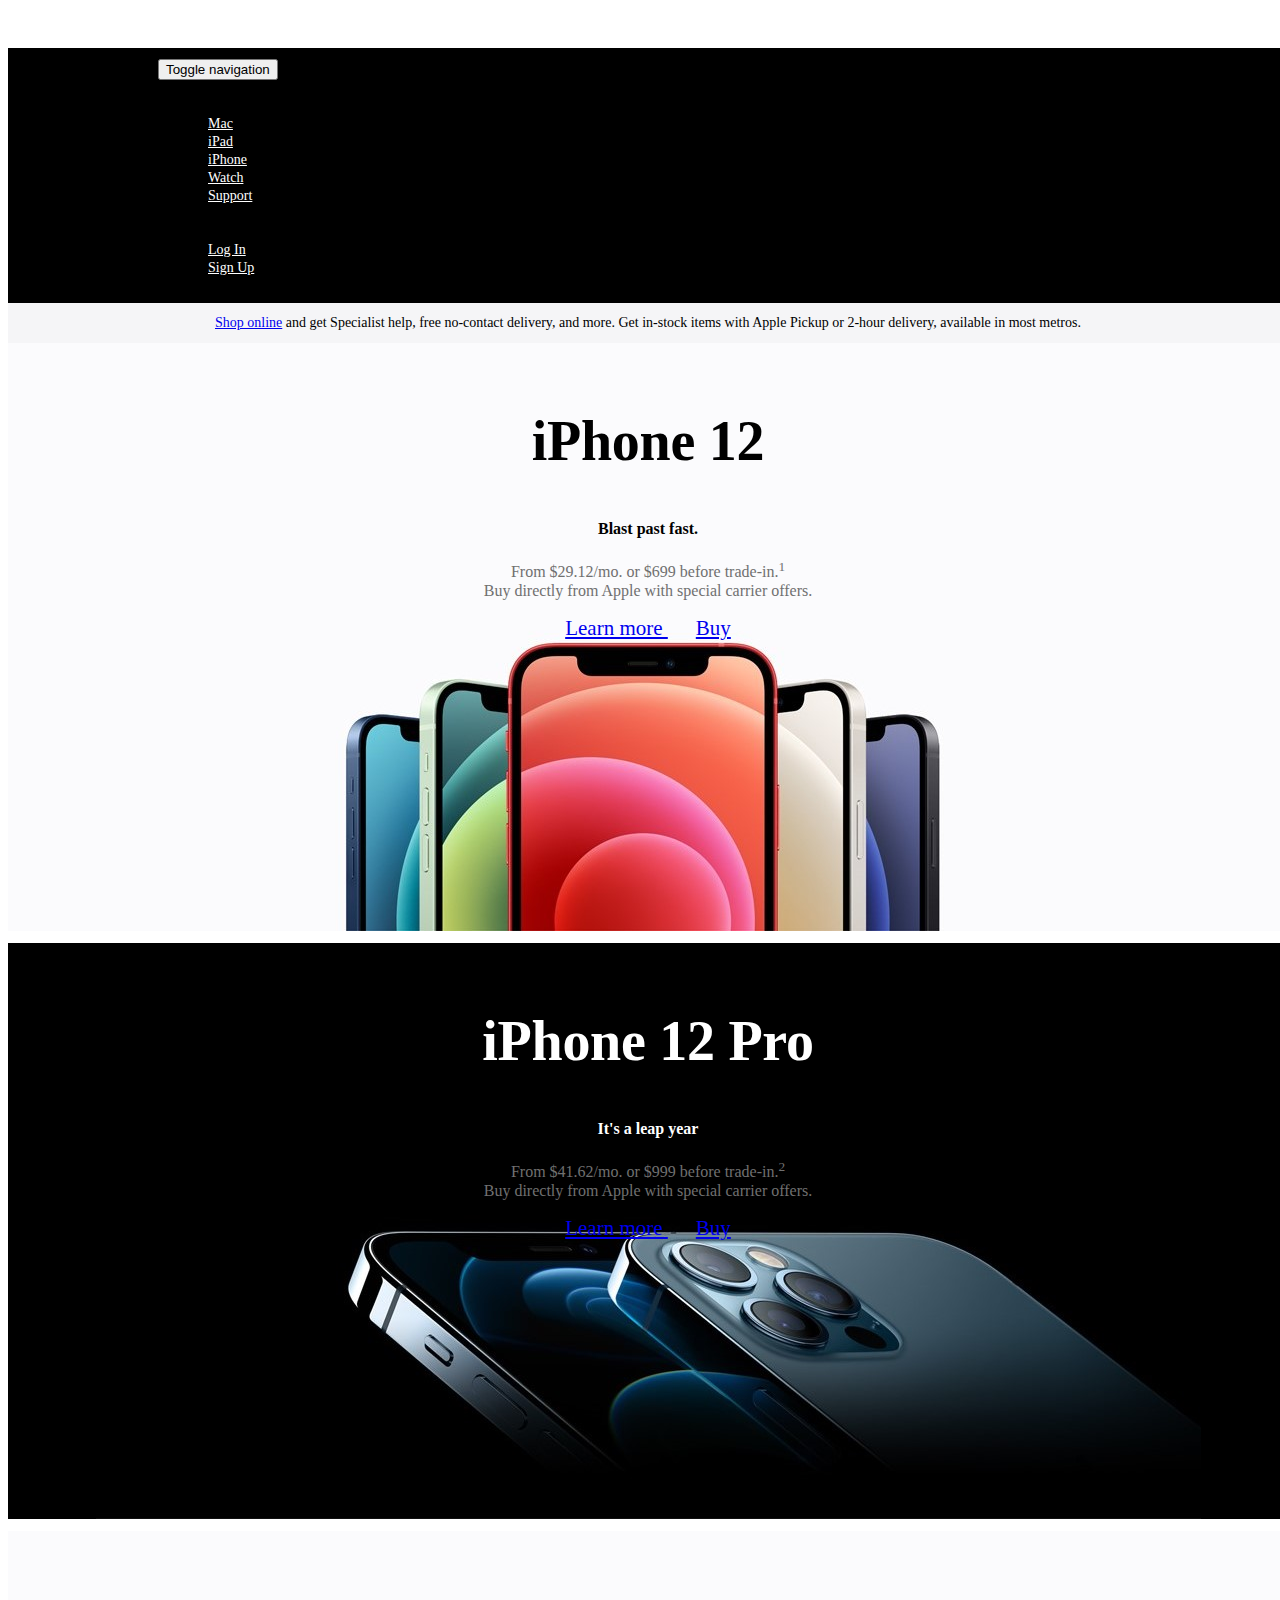
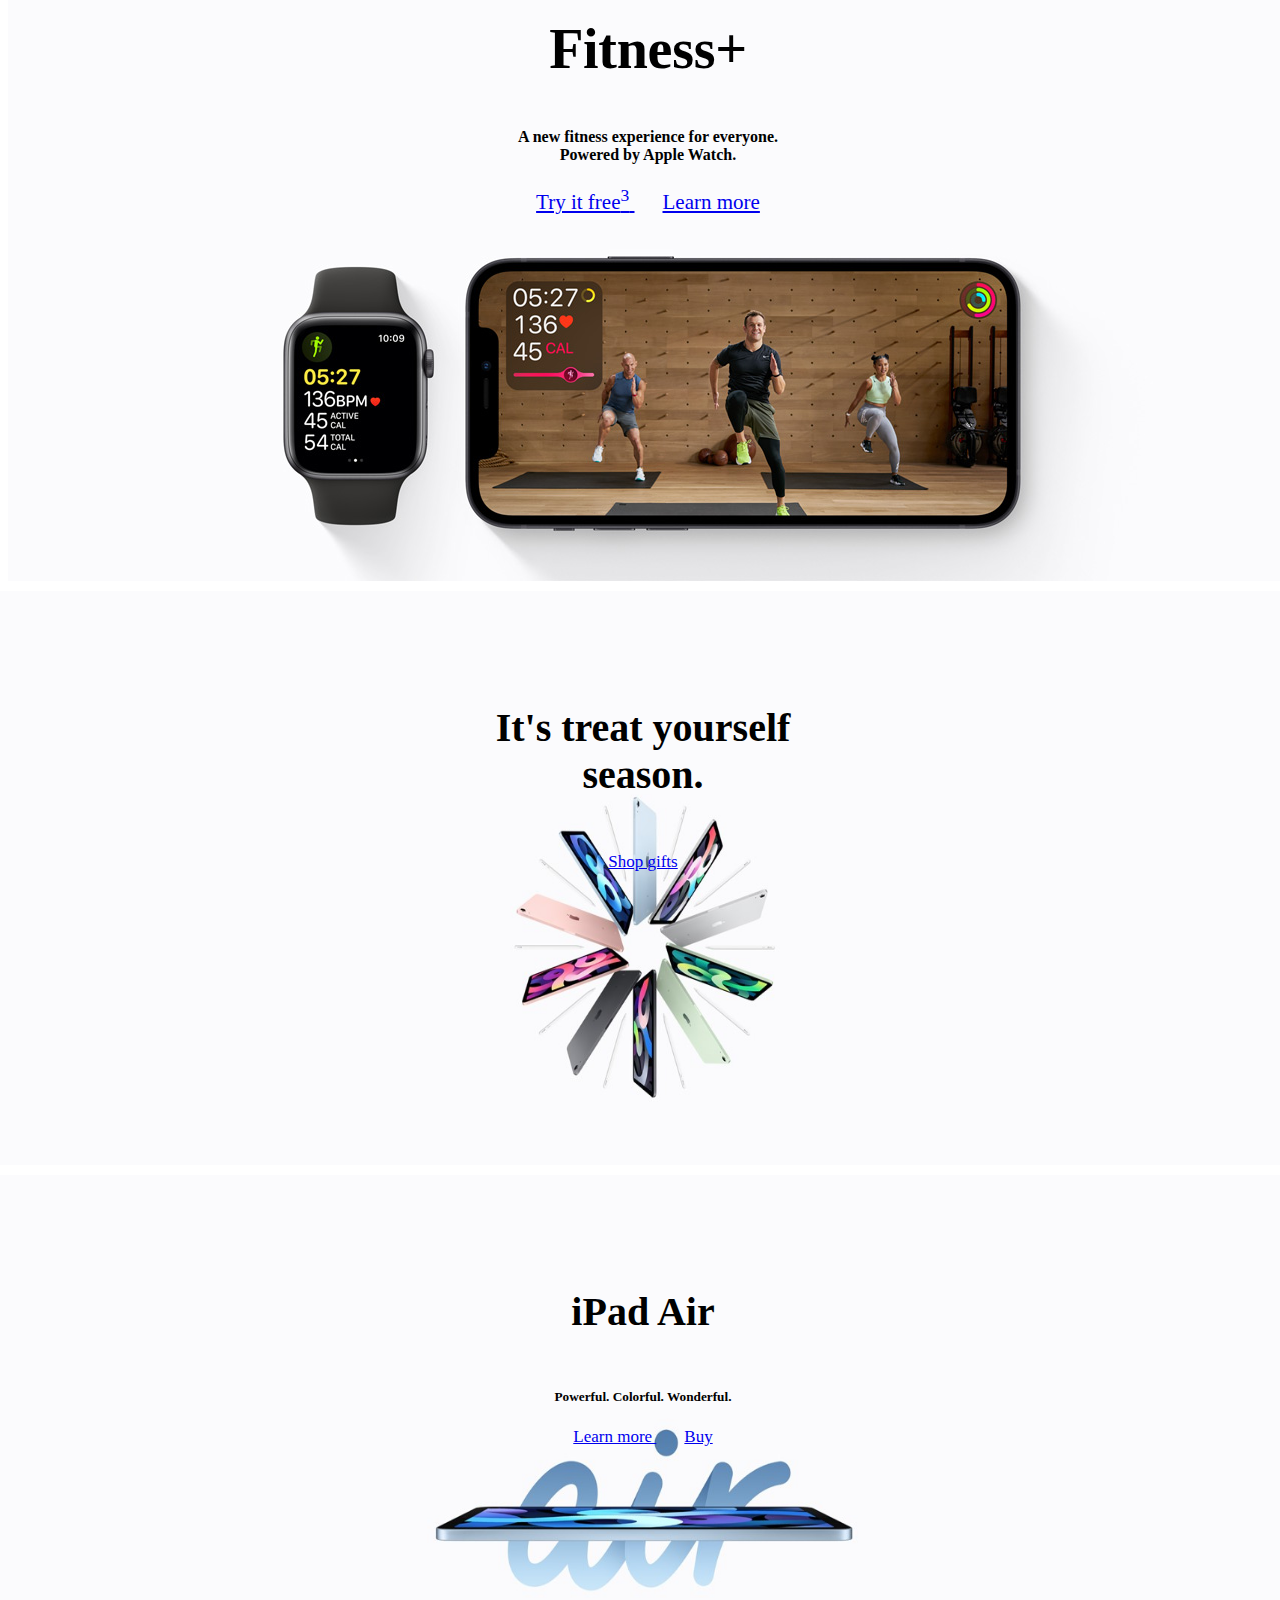
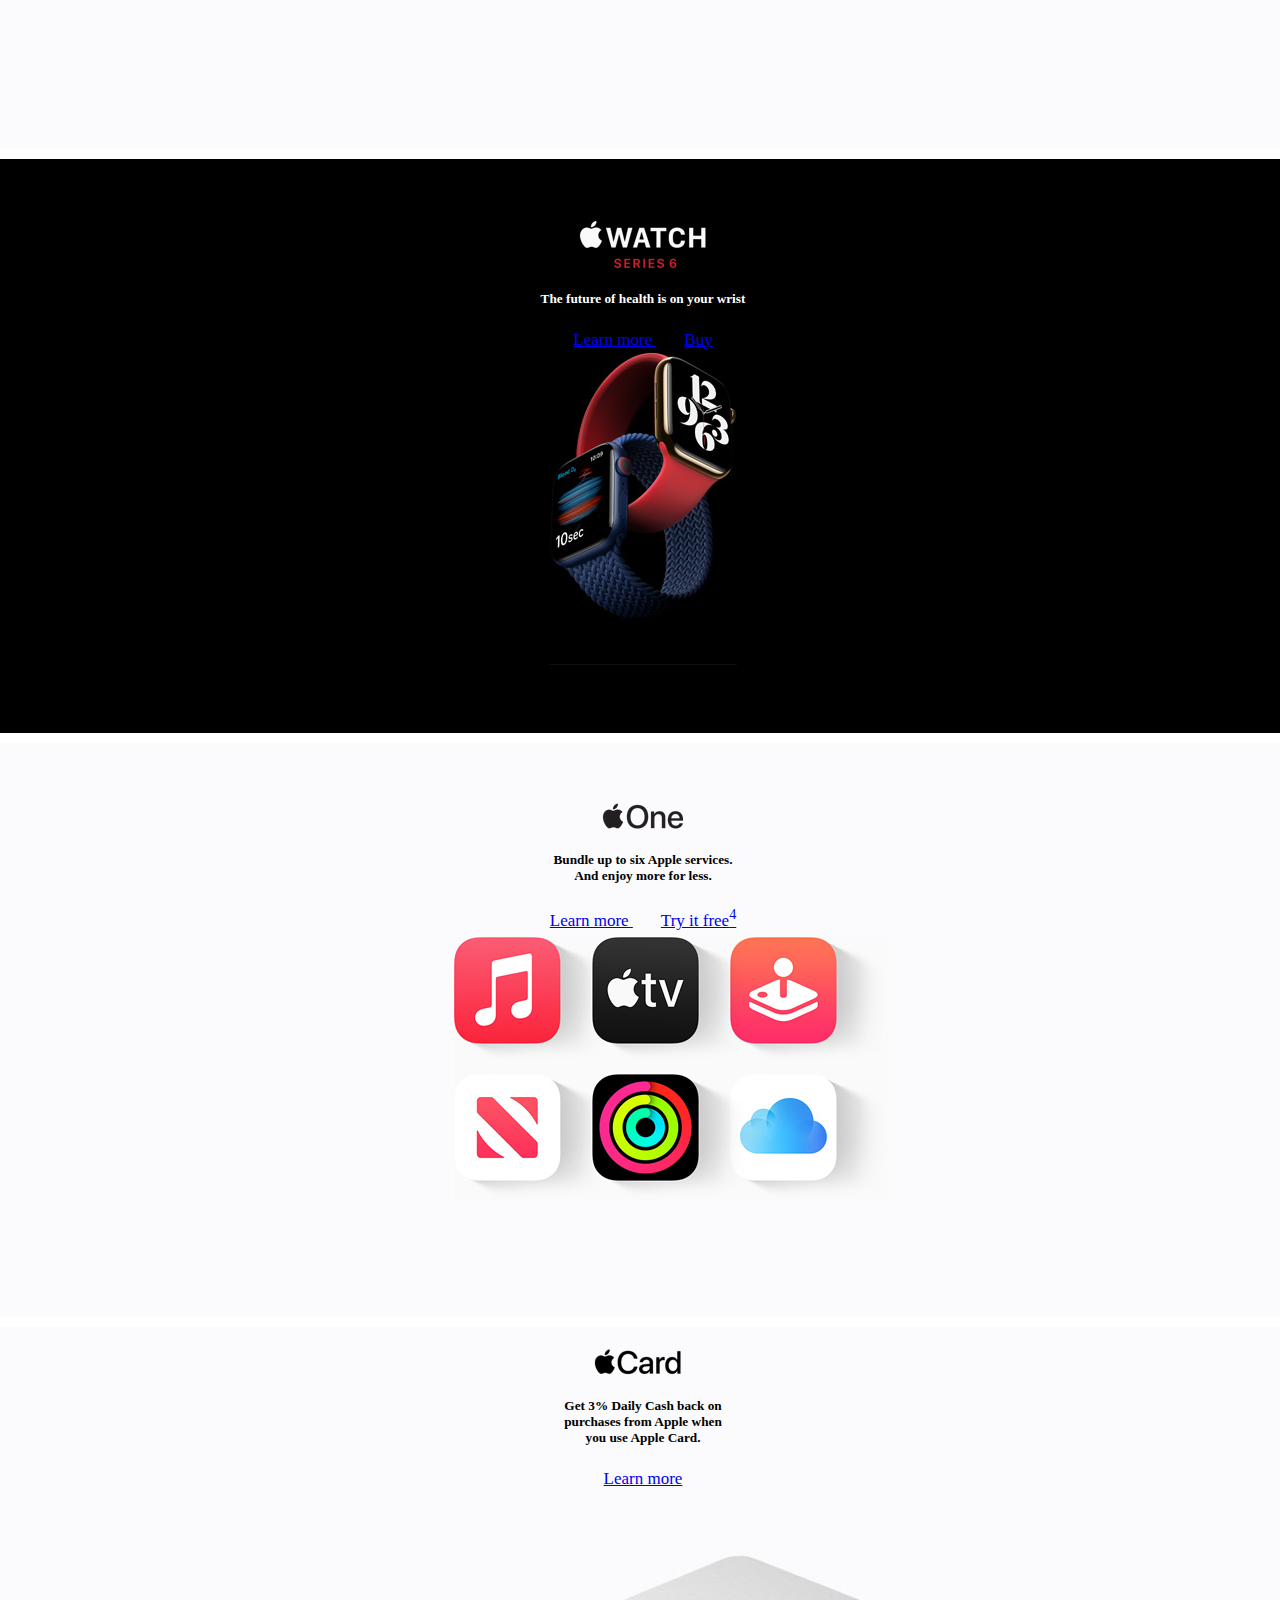
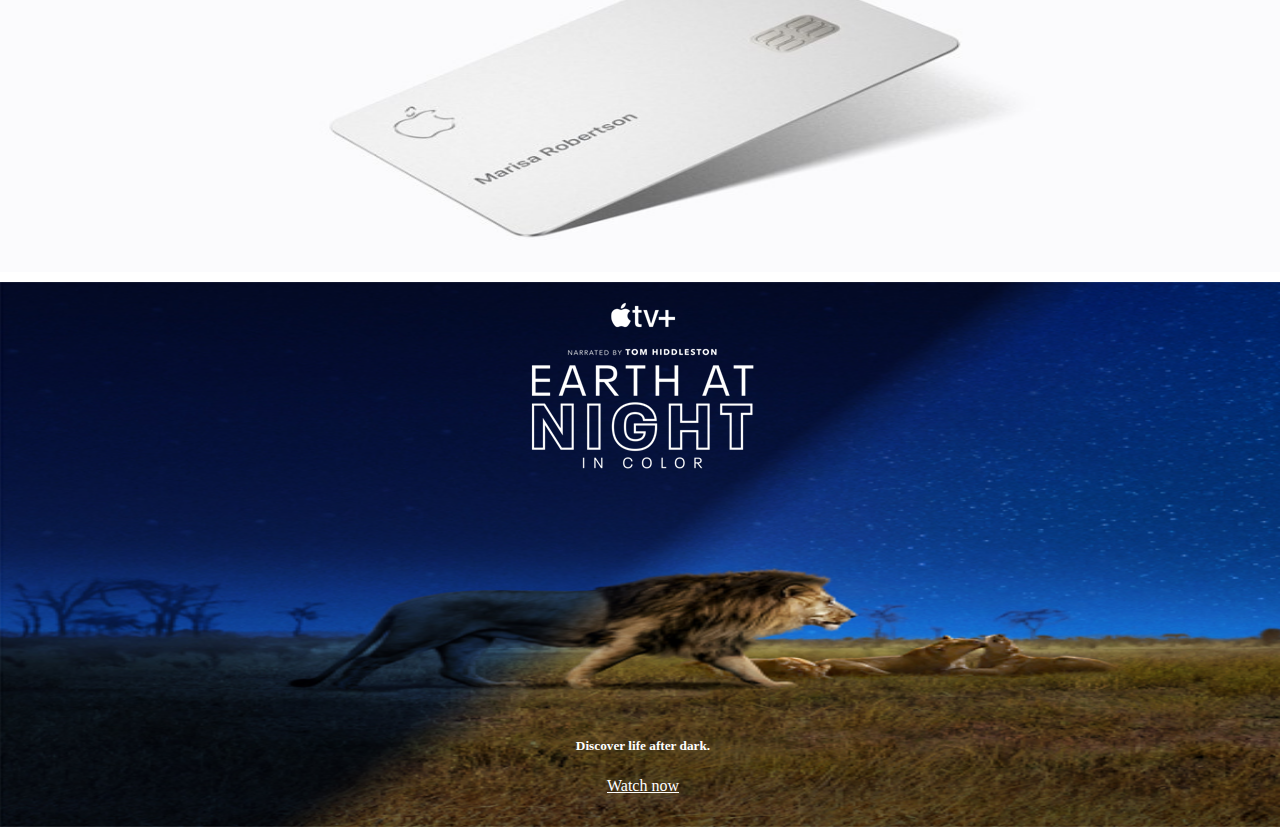
<file: index.html>
﻿<html>
<head>
    <meta charset="utf-8" />
    <meta name="viewport" content="width=device-width, initial-scale=1.0" />
    <title>Apple</title>
    <link rel="stylesheet" href="https://cdn.jsdelivr.net/npm/bootstrap@4.5.3/dist/css/bootstrap.min.css" integrity="sha384-TX8t27EcRE3e/ihU7zmQxVncDAy5uIKz4rEkgIXeMed4M0jlfIDPvg6uqKI2xXr2" crossorigin="anonymous">
    <link rel="stylesheet" href="https://pro.fontawesome.com/releases/v5.10.0/css/all.css" integrity="sha384-AYmEC3Yw5cVb3ZcuHtOA93w35dYTsvhLPVnYs9eStHfGJvOvKxVfELGroGkvsg+p" crossorigin="anonymous" />
    <link rel="stylesheet" type="text/css" href="./css/style.css">
</head>
<body>
    <nav class="navbar navbar-dark navbar-expand-md fixed-top bg-dark">
        <div class="container">
            <button class="navbar-toggler" data-target="#navcol-1" data-toggle="collapse">
                <span class="sr-only">Toggle navigation</span>
                <span class="navbar-toggler-icon"></span>
            </button>
            <div id="navcol-1" class="collapse navbar-collapse">
                <ul class="nav navbar-nav flex-grow-1 justify-content-between">
                    <li class="nav-item">
                        <a class="nav-link" href="index.html">
                            <i class="fab fa-apple macOS"></i>
                        </a>
                    </li>
                    <li class="nav-item">
                        <a class="nav-link" href="mac.html">Mac</a>
                    </li>
                    <li class="nav-item">
                        <a class="nav-link" href="ipad.html">iPad</a>
                    </li>
                    <li class="nav-item">
                        <a class="nav-link" href="iphone.html">iPhone</a>
                    </li>
                    <li class="nav-item">
                        <a class="nav-link" href="watch.html">Watch</a>
                    </li>
                    <li class="nav-item">
                        <a class="nav-link" href="#">Support</a>
                    </li>
                    <li class="nav-item">
                        <a class="nav-link" href="#">
                            <i class="fa fa-search search"></i>
                        </a>
                    </li>
                    <li class="nav-item">
                        <a class="nav-link" href="#">
                            <i class="fa fa-shopping-bag shoppingBag"></i>
                        </a>
                    </li>
                    <li class="nav-item">
                        <a class="nav-link" href="login.php">Log In</a>
                    </li>
                    <li class="nav-item">
                        <a class="nav-link" href="signup.html">Sign Up</a>
                    </li>
                </ul>
            </div>
        </div>
    </nav>
    <div class="introShopOnline">
        <a href="#">Shop online</a>
        and get Specialist help, free no‑contact delivery, and more. Get in‑stock items with Apple Pickup or 2‑hour delivery, available in most metros.
    </div>
    <section class="iPhone12">
        <div class="titleIphone12">
            <h2>iPhone 12</h2>
            <h4>Blast past fast.</h4>
            <p class="titleContent">
                From $29.12/mo. or $699 before trade-in.<sup>1</sup>
                <br />Buy directly from Apple with special carrier offers.
            </p>
            <div class="links">
                <a class="learnMore" href="iphone.html">
                    Learn more
                    <i class="fa fa-angle-right"></i>
                </a>
                <a href="iphone.html">
                    Buy
                    <i class="fa fa-angle-right"></i>
                </a>
            </div>
        </div>
        <div class="imgIphone12">
            <img src="images/imgHomePage/iphone12.jpg" alt="iPhone12" />
        </div>
    </section>
    <section class="iPhone12Pro">
        <div class="titleIphone12Pro">
            <h2>iPhone 12 Pro</h2>
            <h4>It's a leap year</h4>
            <p class="titleContent">
                From $41.62/mo. or $999 before trade-in.<sup>2</sup>
                <br />Buy directly from Apple with special carrier offers.
            </p>
            <div class="links">
                <a class="learnMore" href="iphone.html">
                    Learn more
                    <i class="fa fa-angle-right"></i>
                </a>
                <a href="iphone.html">
                    Buy
                    <i class="fa fa-angle-right"></i>
                </a>
            </div>
        </div>
        <div class="imgIphone12Pro">
            <img src="images/imgHomePage/iphone12pro.jpg" alt="iPhone12Pro" />
        </div>
    </section>
    <br class="rs1" />
    <section class="Fitnessplus">
        <div class="titleFitnessPlus">
            <h2>
                <i class="fab fa-apple macOSLogo"></i>
                Fitness+
            </h2>
            <h4>A new fitness experience for everyone.
            <br />Powered by Apple Watch.</h4>
            <div class="links">
                <a class="tryItFree" href="watch.html">
                    Try it free<sup>3</sup>
                    <i class="fa fa-angle-right"></i>
                </a>
                <a href="watch.html">
                    Learn more
                    <i class="fa fa-angle-right"></i>
                </a>
            </div>
        </div>
        <div class="imgFitnessPlus">
            <img src="images/imgHomePage/fitnessplus.jpg" alt="FitnessPlus" />
        </div>
    </section>    
    <div class="container-fluid">
        <div class="row">
            <div class="col-md-6">
                <div class="gifts">
                    <div class="titleGifts">
                        <h4>
                            It's treat yourself
                            <br />season.
                        </h4>
                        <div class="links">
                            <a href="ipad.html">
                                Shop gifts
                                <i class="fa fa-angle-right"></i>
                            </a>
                        </div>
                    </div>
                    <img src="images/imgHomePage/gifts.jpg" alt="Gifts">
                </div>
            </div>
            <div class="col-md-6">
                <div class="iPadAir">
                    <div class="titleIpadAir">
                        <h4>
                            iPad Air
                        </h4>
                        <h5>
                            Powerful. Colorful. Wonderful.
                        </h5>
                        <div class="links">
                            <a class="learnMore" href="ipad.html">
                                Learn more
                                <i class="fa fa-angle-right"></i>
                            </a>
                            <a href="ipad.html">
                                Buy
                                <i class="fa fa-angle-right"></i>
                            </a>
                        </div>
                    </div>
                    <img src="images/imgHomePage/ipadair.jpg" alt="iPadAir">
                </div>
            </div>
        </div>
        <div class="row">
            <div class="col-md-6">
                <div class="appleWatch">
                    <div class="titleAppleWatch">
                        <img src="images/imgHomePage/applewatchseries6.png" alt="AppleWatchSeries6" />
                        <h5>
                            The future of health is on your wrist 
                        </h5>
                        <div class="links">
                            <a class="learnMore" href="watch.html">
                                Learn more
                                <i class="fa fa-angle-right"></i>
                            </a>
                            <a href="watch.html">
                                Buy
                                <i class="fa fa-angle-right"></i>
                            </a>
                        </div>
                    </div>
                    <img class="aws6" src="images/imgHomePage/aws6.jpg" alt="AWS6">
                </div>
            </div>
            <div class="col-md-6">
                <div class="appleOne">
                    <div class="titleAppleOne">
                        <img src="images/imgHomePage/appleone.png" alt="AppleOne" />
                        <h5>
                            Bundle up to six Apple services.
                            <br />And enjoy more for less.
                        </h5>
                        <div class="links">
                            <a class="learnMore" href="#">
                                Learn more
                                <i class="fa fa-angle-right"></i>
                            </a>
                            <a href="#">
                                Try it free<sup>4</sup>
                                <i class="fa fa-angle-right"></i>
                            </a>
                        </div>
                    </div>
                    <img class="services" src="images/imgHomePage/services.jpg" alt="Services">
                </div>
            </div>
        </div>
        <div class="row">
            <div class="col-md-6">
                <div class="appleCard">
                    <div class="titleCard">
                        <img src="images/imgHomePage/applecard.png" alt="AppleCard" />
                        <h5>
                            Get 3% Daily Cash back on
                            <br />purchases from Apple when
                            <br />you use Apple Card.
                        </h5>
                        <div class="links">
                            <a class="learnMore" href="#">
                                Learn more
                                <i class="fa fa-angle-right"></i>
                            </a>
                        </div>
                    </div>
                    <img class="imgCard" src="images/imgHomePage/applecard.jpg" alt="AppleCard"/>
                </div>
            </div>
            <div class="col-md-6">
                <div class="appleTVPlus">
                    <div class="titleTVPlus">
                        <img class="tvplusLogo" src="images/imgHomePage/appletvplus.png" alt="AppleTVPlus" />
                        <br />
                        <br />
                        <img class="movieName" src="images/imgHomePage/moviename.png" alt="MovieName" />
                        <div class="footerImg">
                            <h5>
                                Discover life after dark.
                            </h5>
                            <div class="links">
                                <a class="learnMore" href="#">
                                    Watch now
                                    <i class="fas fa-play-circle"></i>
                                </a>
                            </div>
                        </div>
                    </div>
                    <img class="tvplus" src="images/imgHomePage/lionbackground.jpg" alt="LionBackground">
                </div>
            </div>
        </div>
    </div>
    <!-- <footer class="foot">
        <div class="content">
            <section class="detail">
                <ul>
                    <li>
                        1. Price includes a $30 AT&T, T-Mobile, Sprint, or Verizon discount. Requires activation with carrier. Monthly pricing: Available to qualified customers and requires 0% APR, 24-month installment loan with Citizens One or Apple Card Monthly Installments and iPhone activation with AT&T, Sprint, T-Mobile, or Verizon for purchases in an Apple Store. Taxes and shipping not included. Additional Apple Card Monthly Installments and iPhone Payments terms apply.
                    </li>
                    <li>
                        2. Monthly pricing: Available to qualified customers and requires 0% APR, 24-month installment loan with Citizens One or Apple Card Monthly Installments and iPhone activation with AT&T, Sprint, T-Mobile, or Verizon for purchases in an Apple Store. Taxes and shipping not included. Additional Apple Card Monthly Installments and iPhone Payments terms apply.
                    </li>
                    <li>
                        3. $9.99/month after free trial. No commitment. Plan automatically renews after trial until cancelled.
                    </li>
                    <li>
                        4. The Apple One free trial includes only services that you are not currently using through a free trial or a subscription. Plan automatically renews after trial until cancelled. Restrictions and other terms apply.
                    </li>
                    <li>
                        To access and use all the features of Apple Card, you must add Apple Card to Wallet on an iPhone or iPad with iOS 12.4 or later or iPadOS. To manage Apple Card Monthly Installments, you need an iPhone with iOS 13.2 or later or an iPad with iPadOS 13.2 or later. Update to the latest version of iOS or iPadOS by going to Settings > General > Software Update. Tap Download and Install.
                    </li>
                    <li>
                        Available for qualifying applicants in the United States.
                    </li>
                    <li>
                        Apple Card is issued by Goldman Sachs Bank USA, Salt Lake City Branch.
                    </li>
                    <li>
                        Apple TV+ is $4.99/month after free trial. One subscription per Family Sharing group. Offer good for 3 months after eligible device activation. Plan automatically renews until cancelled. Restrictions and other terms apply.
                    </li>
                </ul>
            </section>
            <div class="rowFooter">
                <div class="column">
                    <h3>Shop and Learn</h3>
                    <ul>
                        <li>
                            <a href="mac.html">Mac</a>
                        </li>
                        <li>
                            <a href="ipad.html">iPad</a>
                        </li> 
                        <li>
                            <a href="iphone.html">iPhone</a>
                        </li>
                        <li>
                            <a href="watch.html">Watch</a>
                        </li>
                        <li>
                            <a href="#">TV</a>
                        </li>
                        <li>
                            <a href="#">Music</a>
                        </li>
                        <li>
                            <a href="#">AirPods</a>
                        </li>
                        <li>
                            <a href="#">HomePod</a>
                        </li>
                        <li>
                            <a href="#">iPod touch</a>
                        </li>
                        <li>
                            <a href="#">Accessories</a>
                        </li>
                        <li>
                            <a href="#">Gifts Cards</a>
                        </li> 
                    </ul>
                </div> 
                <div class="column">
                    <h3>Services</h3>
                    <ul>
                        <li>
                            <a href="#">Apple Music</a>
                        </li>
                        <li>
                            <a href="#">Apple TV+</a>
                        </li>
                        <li>
                            <a href="watch.html">Apple Fitness+</a>
                        </li>
                        <li>
                            <a href="#">Apple News+</a>
                        </li>
                        <li>
                            <a href="#">Apple Arcade</a>
                        </li>
                        <li>
                            <a href="#">iCloud</a>
                        </li>
                        <li>
                            <a href="#">Apple One</a>
                        </li>
                        <li>
                            <a href="#">Apple Card</a>
                        </li>
                        <li>
                            <a href="#">Apple Books</a>
                        </li>
                        <li>
                            <a href="#">App Store</a>
                        </li>
                    </ul>
                    <h3>Account</h3>
                    <ul>
                        <li>
                            <a href="#">Manage Your Apple ID</a>
                        </li>
                        <li>
                            <a href="#">Apple Store Account</a>
                        </li>
                        <li>
                            <a href="#">iCloud.com</a>
                        </li>
                    </ul>
                </div>
                <div class="column">
                    <h3>Apple Store</h3>
                    <ul>
                        <li>
                            <a href="#">Find a Store</a>
                        </li>
                        <li>
                            <a href="#">Shop Online</a>
                        </li>
                        <li>
                            <a href="#">Genius Bar</a>
                        </li>
                        <li>
                            <a href="#">Today at Apple</a>
                        </li>
                        <li>
                            <a href="#">Apple Camp</a>
                        </li>
                        <li>
                            <a href="#">Apple Store App</a>
                        </li>
                        <li>
                            <a href="#">Refurbished and Clearance</a>
                        </li>
                        <li>
                            <a href="#">Financing</a>
                        </li>
                        <li>
                            <a href="#">Apple Trade In</a>
                        </li>
                        <li>
                            <a href="#">Order Status</a>
                        </li>
                        <li>
                            <a href="#">Shopping Help</a>
                        </li>
                    </ul>
                </div>
                <div class="column">
                    <h3>For Business</h3>
                    <ul>
                        <li>
                            <a href="#">Apple and Business</a>
                        </li>
                        <li>
                            <a href="#">Shop for Business</a>
                        </li>
                    </ul>
                    <h3>For Education</h3>
                    <ul>
                        <li>
                            <a href="#">Apple and Education</a>
                        </li>
                        <li>
                            <a href="#">Shop for K-12</a>
                        </li>
                        <li>
                            <a href="#">Shop for College</a>
                        </li>
                    </ul>
                    <h3>For Healthcare</h3>
                    <ul>
                        <li>
                            <a href="#">Apple in Healthcare</a>
                        </li>
                        <li>
                            <a href="#">Health on Apple Watch</a>
                        </li>
                        <li>
                            <a href="#">Health Records on iPhone</a>
                        </li>
                    </ul>
                    <h3>For Government</h3>
                    <ul>
                        <li>
                            <a href="#">Shop for Government</a>
                        </li>
                        <li>
                            <a href="#">Shop for Veterans and Military</a>
                        </li>
                    </ul>
                </div>
                <div class="column">
                    <h3>Apple Values</h3>
                    <ul>
                        <li>
                            <a href="#">Accessibility</a>
                        </li>
                        <li>
                            <a href="#">Education</a>
                        </li>
                        <li>
                            <a href="#">Environment</a>
                        </li>
                        <li>
                            <a href="#">Inclusion and Diversity</a>
                        </li>
                        <li>
                            <a href="#">Privacy</a>
                        </li>
                        <li>
                            <a href="#">Supplier Responsibility</a>
                        </li>
                    </ul>
                    <h3>About Apple</h3>
                    <ul>
                        <li>
                            <a href="#">Newsroom</a>
                        </li>
                        <li>
                            <a href="#">Apple Leadership</a>
                        </li>
                        <li>
                            <a href="#">Job Opportunities</a>
                        </li>
                        <li>
                            <a href="#">Investors</a>
                        </li>
                        <li>
                            <a href="#">Events</a>
                        </li>
                        <li>
                            <a href="#">Contact Apple</a>
                        </li>
                    </ul>
                </div>
            </div>
            <section class="footer">
                <div class="footerShop">
                    More ways to shop: <a href="#">Find an Apple Store</a> or <a href="#">other retailer</a> near you. Or call 1-800-MY-APPLE.
                </div>
                <div class="footerLegal">
                    <div class="footerLocale">
                        <a href="#">United States</a>
                    </div>
                    <div class="footerLegalCopyright">
                        Copyright © 2020 Apple Inc. All rights reserved.
                    </div>
                    <div class="footerLegalLinks">
                        <a href="#">Privacy Policy</a>
                        <a href="#">Terms of Use</a>
                        <a href="#">Sales and Refunds</a>
                        <a href="#">Legal</a>
                        <a href="#">Site Map</a>
                    </div>
                </div>
            </section>
        </div>
</footer> -->
</body>
</html>
</file>
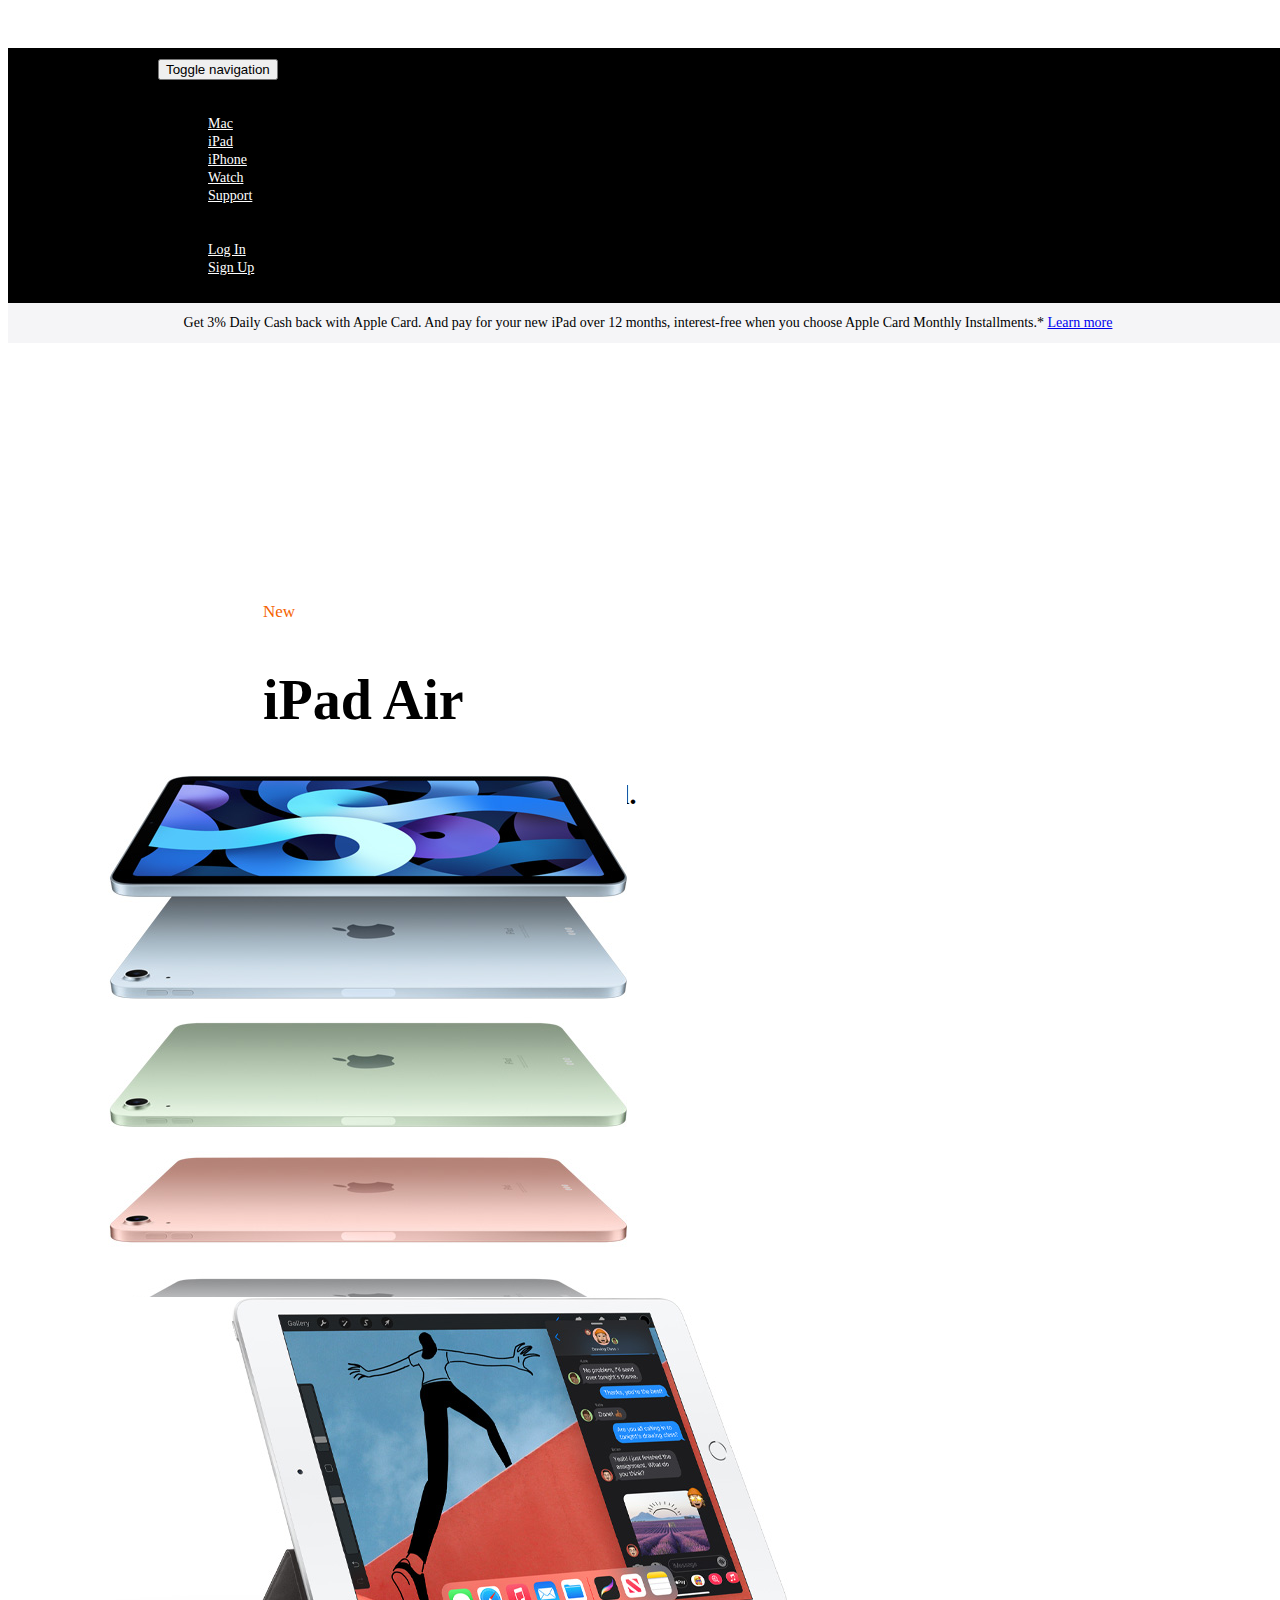
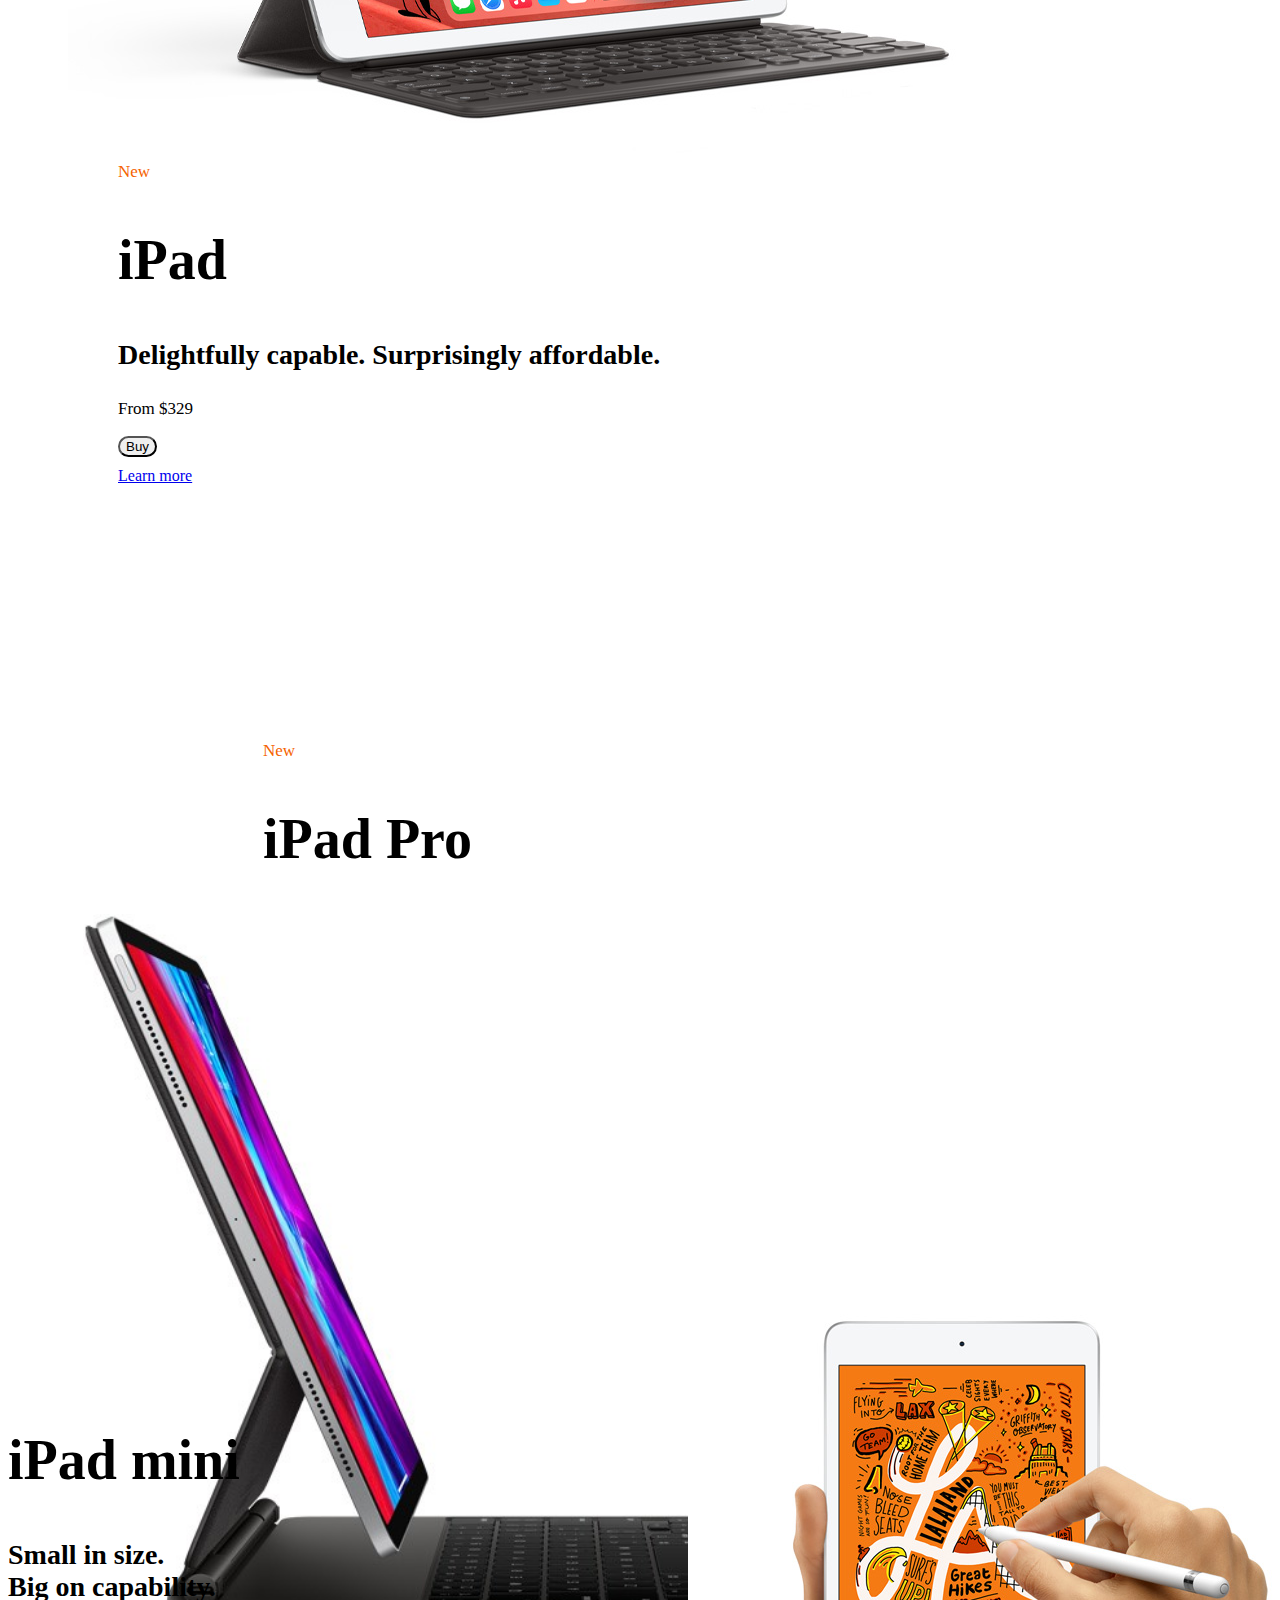
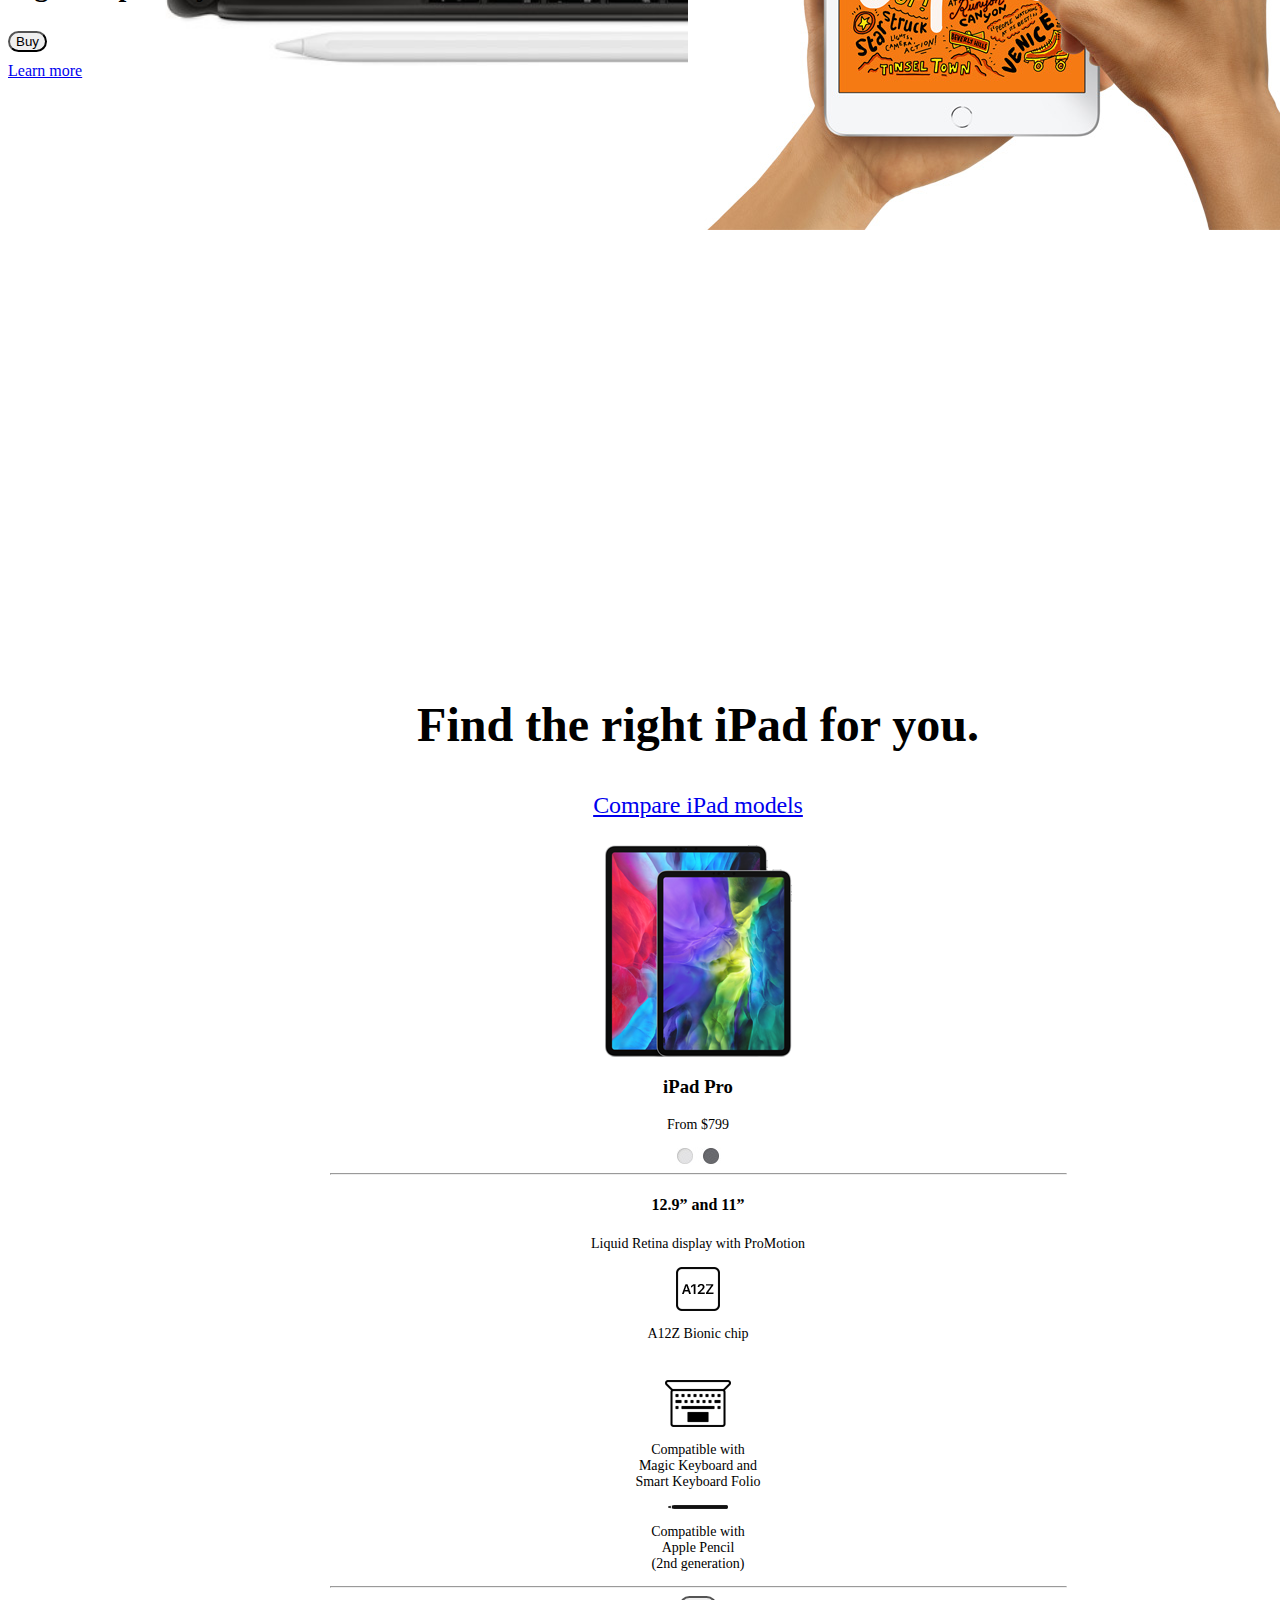
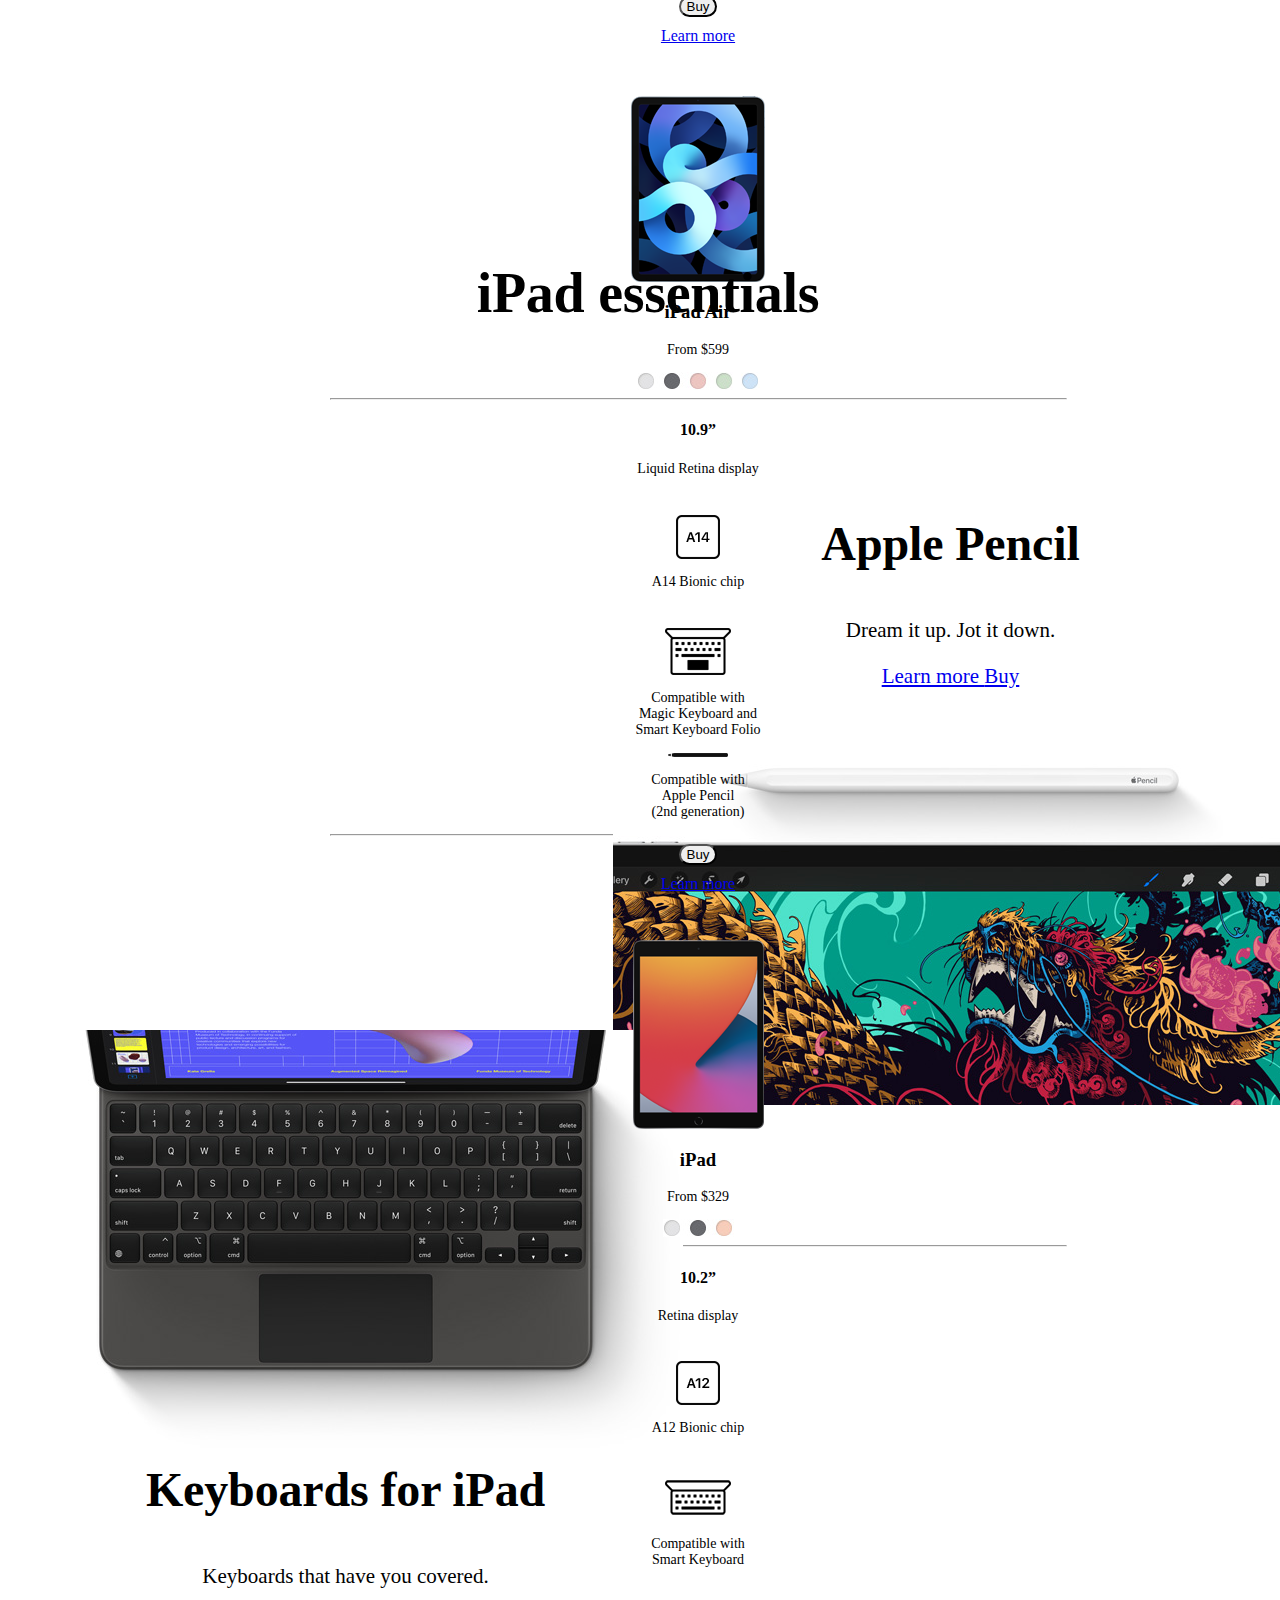
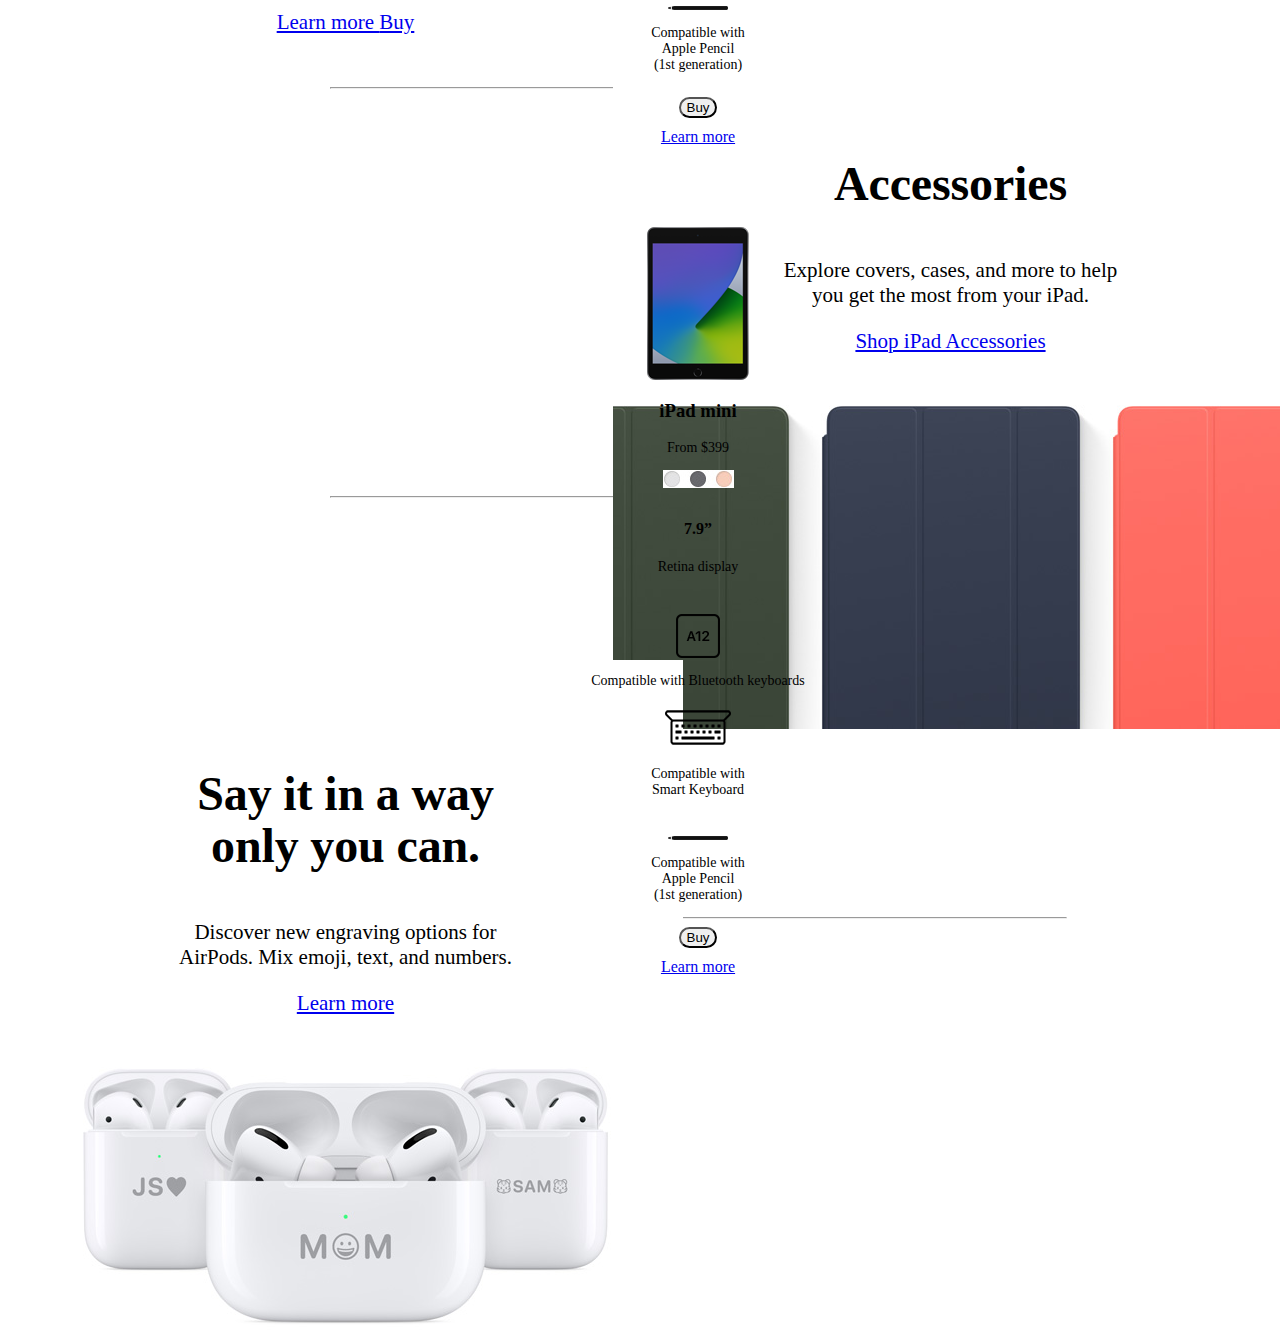
<file: ipad.html>
﻿<html>
<head>
    <meta charset="utf-8" />
    <meta name="viewport" content="width=device-width, initial-scale=1.0, shrink-to-fit-no" />
    <title>iPad</title>
    <link rel="stylesheet" href="https://cdn.jsdelivr.net/npm/bootstrap@4.5.3/dist/css/bootstrap.min.css" integrity="sha384-TX8t27EcRE3e/ihU7zmQxVncDAy5uIKz4rEkgIXeMed4M0jlfIDPvg6uqKI2xXr2" crossorigin="anonymous">
    <link rel="stylesheet" href="https://pro.fontawesome.com/releases/v5.10.0/css/all.css" integrity="sha384-AYmEC3Yw5cVb3ZcuHtOA93w35dYTsvhLPVnYs9eStHfGJvOvKxVfELGroGkvsg+p" crossorigin="anonymous" />
    <link rel="stylesheet" type="text/css" href="./css/style.css">
</head>
<body>
    <nav class="navbar navbar-dark navbar-expand-md fixed-top bg-dark">
        <div class="container">
            <button class="navbar-toggler" data-target="#navcol-1" data-toggle="collapse">
                <span class="sr-only">Toggle navigation</span>
                <span class="navbar-toggler-icon"></span>
            </button>
            <div id="navcol-1" class="collapse navbar-collapse">
                <ul class="nav navbar-nav flex-grow-1 justify-content-between">
                    <li class="nav-item">
                        <a class="nav-link" href="index.html">
                            <i class="fab fa-apple macOS"></i>
                        </a>
                    </li>
                    <li class="nav-item">
                        <a class="nav-link" href="mac.html">Mac</a>
                    </li>
                    <li class="nav-item">
                        <a class="nav-link" href="ipad.html">iPad</a>
                    </li>
                    <li class="nav-item">
                        <a class="nav-link" href="iphone.html">iPhone</a>
                    </li>
                    <li class="nav-item">
                        <a class="nav-link" href="watch.html">Watch</a>
                    </li>
                    <li class="nav-item">
                        <a class="nav-link" href="#">Support</a>
                    </li>
                    <li class="nav-item">
                        <a class="nav-link" href="#">
                            <i class="fa fa-search search"></i>
                        </a>
                    </li>
                    <li class="nav-item">
                        <a class="nav-link" href="#">
                            <i class="fa fa-shopping-bag shoppingBag"></i>
                        </a>
                    </li>
                    <li class="nav-item">
                        <a class="nav-link" href="login.html">Log In</a>
                    </li>
                    <li class="nav-item">
                        <a class="nav-link" href="signup.html">Sign Up</a>
                    </li>
                </ul>
            </div>
        </div>
    </nav>
    <div class="introShopOnline">
        Get 3% Daily Cash back with Apple Card. And pay for your new iPad over 12 months, interest‑free when you choose Apple Card Monthly Installments.*
        <a class="i-learnMore" href="#">
            Learn more
            <i class="fa fa-angle-right"></i>
        </a>
    </div>
    <!--Class này được sử dụng chung với MacBook-->
    <section class="introMacbookAir" style="background-color: white; height: 720px"; padding-bottom: 173px>
        <div class="container-fluid">
            <div class="row">
                <div class="col-md-4">
                    <div class="m-titleMacBookAir" style="position: relative; top: 150px; left: 105px;">
                        <p class="new">New</p>
                        <h2 style="color: black; font-weight: 600">iPad Air</h2>
                        <p class="p1" style="color: black; font-weight: 600">
                            Powerful. Colorful.
                            Wonderful.
                        </p>
                        <p style="color: black">
                            From $599
                        </p>
                        <button type="button" class="btn btn-primary">Buy</button>
                        <div class="i-links">
                            <a class="learnMore" href="#">
                                Learn more
                                <i class="fa fa-angle-right"></i>
                            </a>
                        </div>
                    </div>
                </div>
                <div class="col-md-8">
                    <img class="imgNewMacbookAir" style="position:relative; left: 100px" src="images/imgTablet/t_ipadair.jpg" />
                </div>
            </div>
        </div>
    </section>
    <!--Class này được sử dụng chung với MacBook-->
    <section class="introMacbookPro" style="background-color: white; padding-bottom: 152px; height: 625px;">
        <div class="container-fluid">
            <div class="row">
                <div class="col-md-8">
                    <img class="imgNewMacbookPro" src="images/imgTablet/t_ipad102.jpg" />
                </div>
                <div class="col-md-4">
                    <div class="m-titleMacBookPro" style="position:relative; right: -110px; top: 25px;">
                        <p class="new">New</p>
                        <h2 style="color: black; font-weight: 600">iPad</h2>
                        <p class="p1" style="color: black; font-weight: 600">
                            Delightfully capable.
                            Surprisingly affordable.
                        </p>
                        <p style="color: black">
                            From $329
                        </p>
                        <button type="button" class="btn btn-primary">Buy</button>
                        <div class="i-links">
                            <a class="learnMore" href="#">
                                Learn more
                                <i class="fa fa-angle-right"></i>
                            </a>
                        </div>
                    </div>
                </div>
            </div>
        </div>
    </section>
    <!--Class này được sử dụng chung với MacBook-->
    <section class="introMacbookAir" style="background-color: white; height: 566px; padding-top: 0px;">
        <div class="container-fluid">
            <div class="row">
                <div class="col-md-4">
                    <div class="m-titleMacBookAir" style="position: relative; top: 300px; left: 105px;">
                        <p class="new">New</p>
                        <h2 style="color: black; font-weight: 600">iPad Pro</h2>
                        <p class="p1" style="color: black; font-weight: 600">
                            The ultimate
                            iPad experience.
                        </p>
                        <p style="color: black">
                            From $799
                        </p>
                        <button type="button" class="btn btn-primary">Buy</button>
                        <div class="i-links">
                            <a class="learnMore" href="#">
                                Learn more
                                <i class="fa fa-angle-right"></i>
                            </a>
                        </div>
                    </div>
                </div>
                <div class="col-md-8">
                    <img class="imgNewMacbookAir" style="position:relative; left: 15px; top: 150px; width: 100%; max-width: 1400px;margin-left: 60px;" src="images/imgTablet/t_ipadprohero.jpg" />
                </div>
            </div>
        </div>
    </section>
    <section class="introMacbookPro" style="background-color: white; padding-top: 225px; height: 900px">
        <div class="container-fluid">
            <div class="row">
                <div class="col-md-7">
                    <img class="imgNewMacbookPro" style="float: right;" src="images/imgTablet/t_ipadmini.jpg" />
                </div>
                <div class="col-md-5">
                    <div class="m-titleMacBookPro" style="position:relative; float:left; top: 150px;">
                        <h2 style="color: black; font-weight: 600">iPad mini</h2>
                        <p class="p1" style="color: black; font-weight: 600">
                            Small in size.
                            <br />Big on capability.
                        </p>
                        <button type="button" class="btn btn-primary">Buy</button>
                        <div class="i-links">
                            <a class="learnMore" href="#">
                                Learn more
                                <i class="fa fa-angle-right"></i>
                            </a>
                        </div>
                    </div>
                </div>
            </div>
        </div>
    </section>
    <div style="background-color: white; margin:10px auto; padding-top:1px; height: 1400px">
        <section class="productsForYou1" style="background-color: white; height: 1170px; width: 1380px">
            <div class="container-fluid">
                <h2>
                    Find the right iPad for you.
                </h2>
                <a class="compare" href="#">
                    Compare iPad models
                    <i class="fa fa-angle-right"></i>
                </a>
                <div class="row" style="margin-left: auto; margin-right: auto; width:980px">
                    <div class="col-md-3">
                        <div class="cb">
                            <img class="m-imgMacBookAirNo1" src="images/imgTablet/t_ipadprono1.png" />
                            <h3>iPad Pro</h3>
                            <p style="font-size: 14px">
                                From $799
                            </p>
                            <img class="t-imgColorNo1" src="images/imgTablet/t_f1.jpg" />
                            <hr width="75%">
                            <h4>12.9” and 11”</h4>
                            <p style="font-size: 14px">
                                Liquid Retina display with ProMotion
                            </p>
                            <img class="t-imgA12zNo1" src="images/imgTablet/t_a12zno1.png" />
                            <p style="font-size: 14px; margin-bottom: 37px">
                                A12Z Bionic chip
                            </p>
                            <img class="t-imgKBF12" src="images/imgTablet/t_kbf12.png" />
                            <p style="font-size: 14px">
                                Compatible with
                                <br />Magic Keyboard and
                                <br />Smart Keyboard Folio
                            </p>
                            <img class="t-imgPencil" src="images/imgTablet/t_fa.png" />
                            <p style="font-size: 14px">
                                Compatible with
                                <br />Apple Pencil
                                <br />(2nd generation)
                            </p>
                            <hr width="75%">
                            <button type="button" class="btn btn-primary">Buy</button>
                            <div class="i-links">
                                <a class="learnMore" href="#">
                                    Learn more
                                    <i class="fa fa-angle-right"></i>
                                </a>
                            </div>
                        </div>
                    </div>
                    <div class="col-md-3">
                        <div class="cb">
                            <img class="m-imgMacBookAirNo1" style="padding-top:25px;" src="images/imgTablet/t_ipadairno2.png" />
                            <h3>iPad Air</h3>
                            <p style="font-size: 14px">
                                From $599
                            </p>
                            <img class="t-imgColorNo1" src="images/imgTablet/t_f2.jpg" />
                            <hr width="75%">
                            <h4>10.9”</h4>
                            <p style="font-size: 14px; margin-bottom: 37.8px;">
                                Liquid Retina display
                            </p>
                            <img class="t-imgA14No2" src="images/imgTablet/t_a14no2.png" />
                            <p style="font-size: 14px; margin-bottom: 37px">
                                A14 Bionic chip
                            </p>
                            <img class="t-imgKBF12" src="images/imgTablet/t_kbf12.png" />
                            <p style="font-size: 14px">
                                Compatible with
                                <br />Magic Keyboard and
                                <br />Smart Keyboard Folio
                            </p>
                            <img class="t-imgPencil" src="images/imgTablet/t_fa.png" />
                            <p style="font-size: 14px">
                                Compatible with
                                <br />Apple Pencil
                                <br />(2nd generation)
                            </p>
                            <hr width="75%">
                            <button type="button" class="btn btn-primary">Buy</button>
                            <div class="i-links">
                                <a class="learnMore" href="#">
                                    Learn more
                                    <i class="fa fa-angle-right"></i>
                                </a>
                            </div>
                        </div>
                    </div>
                    <div class="col-md-3">
                        <div class="cb">
                            <img class="m-imgMacBookAirNo1" style="padding-top:20.5px;" src="images/imgTablet/t_ipadno3.png" />
                            <h3>iPad</h3>
                            <p style="font-size: 14px">
                                From $329
                            </p>
                            <img class="t-imgColorF34" src="images/imgTablet/t_f34.jpg" />
                            <hr width="75%">
                            <h4>10.2”</h4>
                            <p style="font-size: 14px; margin-bottom: 36px;">
                                Retina display
                            </p>
                            <img class="t-imgA12F34" src="images/imgTablet/t_a12f34.png" />
                            <p style="font-size: 14px; margin-bottom: 37px">
                                A12 Bionic chip
                            </p>
                            <img class="t-imgKBNo3" src="images/imgTablet/t_kbno3.png" />
                            <p style="font-size: 14px">
                                Compatible with
                                <br />Smart Keyboard
                            </p>
                            <img class="t-imgPencil" style="padding-top:23px;" src="images/imgTablet/t_fa.png" />
                            <p style="font-size: 14px">
                                Compatible with
                                <br />Apple Pencil
                                <br />(1st generation)
                            </p>
                            <hr width="75%">
                            <button type="button" class="btn btn-primary">Buy</button>
                            <div class="i-links">
                                <a class="learnMore" href="#">
                                    Learn more
                                    <i class="fa fa-angle-right"></i>
                                </a>
                            </div>
                        </div>
                    </div>
                    <div class="col-md-3">
                        <div class="cb">
                            <img class="m-imgMacBookAirNo1" style="padding-top:55px;" src="images/imgTablet/t_ipadminino4.png" />
                            <h3>iPad mini</h3>
                            <p style="font-size: 14px">
                                From $399
                            </p>
                            <img class="t-imgColorF34" src="images/imgTablet/t_f34.jpg" />
                            <hr width="75%">
                            <h4>7.9”</h4>
                            <p style="font-size: 14px; margin-bottom: 37.8px;">
                                Retina display
                            </p>
                            <img class="t-imgA12F34" src="images/imgTablet/t_a12f34.png" />
                            <p style="font-size: 14px">
                                Compatible with Bluetooth keyboards
                            </p>
                            <img class="t-imgKBNo3" src="images/imgTablet/t_kbno3.png" />
                            <p style="font-size: 14px">
                                Compatible with
                                <br />Smart Keyboard
                            </p>
                            <img class="t-imgPencil" style="padding-top:23px;" src="images/imgTablet/t_fa.png" />
                            <p style="font-size: 14px">
                                Compatible with
                                <br />Apple Pencil
                                <br />(1st generation)
                            </p>
                            <hr width="75%">
                            <button type="button" class="btn btn-primary">Buy</button>
                            <div class="i-links">
                                <a class="learnMore" href="#">
                                    Learn more
                                    <i class="fa fa-angle-right"></i>
                                </a>
                            </div>
                        </div>
                    </div>
                </div>
            </div>
        </section>
        <section class="iPadEssentials" style="margin-top: 0px;">
            <h2 style="padding-bottom :40px; text-align: center; font-size: 56px;line-height: 1.07143;font-weight: 600;letter-spacing: -.005em;">
                iPad essentials
            </h2>
                <div class="container-fluid">
                    <div class="row" style=" background-color: white">
                    <div class="col-md-6">
                        <div style="width:675px; height:619.8px; float: right; background-color: white">
                            <div class="titleApplePecil">
                                <h3>Apple Pencil</h3>
                                <p>Dream it up. Jot it down.</p>
                                <div class="links" style="padding-bottom: 43px;">
                                    <a class="learnMore" href="#">
                                        Learn more
                                        <i class="fa fa-angle-right"></i>
                                    </a>
                                    <a href="#">
                                        Buy
                                        <i class="fa fa-angle-right"></i>
                                    </a>
                                </div>
                            </div>
                            <img style="float:right" src="images/imgTablet/t_pencil.jpg" />
                        </div>
                    </div>
                    <div class="col-md-6">
                        <div style="width:675px; height:619.8px; float: left; background-color: white">
                            <img style="float:left" src="images/imgTablet/t_smartkeyboard.jpg" />
                            <div class="titleKeyBoards">
                                <h3>Keyboards for iPad</h3>
                                <p>Keyboards that have you covered.</p>
                                <div class="links" style="padding-bottom: 43px;">
                                    <a class="learnMore" href="#">
                                        Learn more
                                        <i class="fa fa-angle-right"></i>
                                    </a>
                                    <a href="#">
                                        Buy
                                        <i class="fa fa-angle-right"></i>
                                    </a>
                                </div>
                            </div>
                        </div>
                    </div>
                    </div>
                    <div class="row" style=" background-color: white">
                    <div class="col-md-6" style="padding-top: 30px">
                        <div style="width:675px; height:610px; float: right; background-color: white">
                            <div class="titleAccessories">
                                <h3>Accessories</h3>
                                <p>Explore covers, cases, and more to help 
                                <br />you get the most from your iPad.</p>
                                <div class="links" style="padding-bottom: 51px;">
                                    <a class="learnMore" href="#">
                                        Shop iPad Accessories
                                        <i class="fa fa-angle-right"></i>
                                    </a>
                                </div>
                            </div>
                            <img style="float:right" src="images/imgTablet/t_accessories.jpg" />
                        </div>
                    </div>
                    <div class="col-md-6" style="padding-top: 30px">
                        <div style="width:675px; height:610px; float: left; background-color: white">
                            <div class="titleOptionAirPods">
                                <h3>
                                    Say it in a way
                                    <br />only you can.
                                </h3>
                                <p>Discover new engraving options for 
                                <br />AirPods. Mix emoji, text, and numbers.</p>
                                <div class="links" style="padding-bottom: 43px;">
                                    <a class="learnMore" href="#">
                                        Learn more
                                        <i class="fa fa-angle-right"></i>
                                    </a>
                                </div>
                            </div>
                            <img style="display: block; margin-left: auto; margin-right: auto;" src="images/imgTablet/t_airpods.jpg" />
                        </div>
                    </div>
                    </div>
                </div>
        </section>
    </div>
<!-- <footer class="foot" style="padding-top: 1230px">
        <div class="content">
            <section class="detail">
                <ul>
                    <li>
                        1. Trade‑in value based on an iPad Pro 1TB. Trade‑in values may vary based on the condition and model of your iPad trade‑in. Must be at least 18. Offer may not be available in all stores and not all devices are eligible for credit. Apple reserves the right to refuse or limit the quantity of any device for any reason. Value of your current device may be applied toward purchase of a new Apple device. Additional terms at apple.com/trade-in.
                    </li>
                    <li>
                        2. The Apple One free trial includes only services that you are not currently using through a free trial or a subscription. Plan automatically renews after trial until cancelled. Restrictions and other terms apply.
                    </li>
                    <li>
                        3. $4.99/month after free trial. One subscription per Family Sharing group. Offer good for 3 months after eligible device activation. Plan automatically renews until canceled. Restrictions and other terms apply.
                    </li>
                    <li>
                        4. $9.99/month after free trial. No commitment. Plan automatically renews after trial until cancelled.
                    </li>
                    <li>
                        5. $4.99/month after free trial. One subscription per Family Sharing group. Offer good for 3 months after eligible device activation. Plan automatically renews until canceled. Restrictions and other terms apply.
                    </li>
                    <li>
                        6. New subscribers only. $9.99/month after free trial. No commitment. Plan automatically renews after trial until cancelled.
                    </li>
                    <li>
                        To access and use all the features of Apple Card, you must add Apple Card to Wallet on an iPhone or iPad with iOS or iPadOS 13.2 or later. Update to the latest version of iOS or iPadOS by going to Settings > General > Software Update. Tap Download and Install.
                    </li>
                    <li>
                        Available for qualifying applicants in the United States.
                    </li>
                </ul>
            </section>
            <div class="rowFooter">
                <div class="column">
                    <h3>Shop and Learn</h3>
                    <ul>
                        <li>
                            <a href="mac.html">Mac</a>
                        </li>
                        <li>
                            <a href="ipad.html">iPad</a>
                        </li>
                        <li>
                            <a href="iphone.html">iPhone</a>
                        </li>
                        <li>
                            <a href="watch.html">Watch</a>
                        </li>
                        <li>
                            <a href="#">TV</a>
                        </li>
                        <li>
                            <a href="#">Music</a>
                        </li>
                        <li>
                            <a href="#">AirPods</a>
                        </li>
                        <li>
                            <a href="#">HomePod</a>
                        </li>
                        <li>
                            <a href="#">iPod touch</a>
                        </li>
                        <li>
                            <a href="#">Accessories</a>
                        </li>
                        <li>
                            <a href="#">Gifts Cards</a>
                        </li>
                    </ul>
                </div>
                <div class="column">
                    <h3>Services</h3>
                    <ul>
                        <li>
                            <a href="#">Apple Music</a>
                        </li>
                        <li>
                            <a href="#">Apple TV+</a>
                        </li>
                        <li>
                            <a href="watch.html">Apple Fitness+</a>
                        </li>
                        <li>
                            <a href="#">Apple News+</a>
                        </li>
                        <li>
                            <a href="#">Apple Arcade</a>
                        </li>
                        <li>
                            <a href="#">iCloud</a>
                        </li>
                        <li>
                            <a href="#">Apple One</a>
                        </li>
                        <li>
                            <a href="#">Apple Card</a>
                        </li>
                        <li>
                            <a href="#">Apple Books</a>
                        </li>
                        <li>
                            <a href="#">App Store</a>
                        </li>
                    </ul>
                    <h3>Account</h3>
                    <ul>
                        <li>
                            <a href="#">Manage Your Apple ID</a>
                        </li>
                        <li>
                            <a href="#">Apple Store Account</a>
                        </li>
                        <li>
                            <a href="#">iCloud.com</a>
                        </li>
                    </ul>
                </div>
                <div class="column">
                    <h3>Apple Store</h3>
                    <ul>
                        <li>
                            <a href="#">Find a Store</a>
                        </li>
                        <li>
                            <a href="#">Shop Online</a>
                        </li>
                        <li>
                            <a href="#">Genius Bar</a>
                        </li>
                        <li>
                            <a href="#">Today at Apple</a>
                        </li>
                        <li>
                            <a href="#">Apple Camp</a>
                        </li>
                        <li>
                            <a href="#">Apple Store App</a>
                        </li>
                        <li>
                            <a href="#">Refurbished and Clearance</a>
                        </li>
                        <li>
                            <a href="#">Financing</a>
                        </li>
                        <li>
                            <a href="#">Apple Trade In</a>
                        </li>
                        <li>
                            <a href="#">Order Status</a>
                        </li>
                        <li>
                            <a href="#">Shopping Help</a>
                        </li>
                    </ul>
                </div>
                <div class="column">
                    <h3>For Business</h3>
                    <ul>
                        <li>
                            <a href="#">Apple and Business</a>
                        </li>
                        <li>
                            <a href="#">Shop for Business</a>
                        </li>
                    </ul>
                    <h3>For Education</h3>
                    <ul>
                        <li>
                            <a href="#">Apple and Education</a>
                        </li>
                        <li>
                            <a href="#">Shop for K-12</a>
                        </li>
                        <li>
                            <a href="#">Shop for College</a>
                        </li>
                    </ul>
                    <h3>For Healthcare</h3>
                    <ul>
                        <li>
                            <a href="#">Apple in Healthcare</a>
                        </li>
                        <li>
                            <a href="#">Health on Apple Watch</a>
                        </li>
                        <li>
                            <a href="#">Health Records on iPhone</a>
                        </li>
                    </ul>
                    <h3>For Government</h3>
                    <ul>
                        <li>
                            <a href="#">Shop for Government</a>
                        </li>
                        <li>
                            <a href="#">Shop for Veterans and Military</a>
                        </li>
                    </ul>
                </div>
                <div class="column">
                    <h3>Apple Values</h3>
                    <ul>
                        <li>
                            <a href="#">Accessibility</a>
                        </li>
                        <li>
                            <a href="#">Education</a>
                        </li>
                        <li>
                            <a href="#">Environment</a>
                        </li>
                        <li>
                            <a href="#">Inclusion and Diversity</a>
                        </li>
                        <li>
                            <a href="#">Privacy</a>
                        </li>
                        <li>
                            <a href="#">Supplier Responsibility</a>
                        </li>
                    </ul>
                    <h3>About Apple</h3>
                    <ul>
                        <li>
                            <a href="#">Newsroom</a>
                        </li>
                        <li>
                            <a href="#">Apple Leadership</a>
                        </li>
                        <li>
                            <a href="#">Job Opportunities</a>
                        </li>
                        <li>
                            <a href="#">Investors</a>
                        </li>
                        <li>
                            <a href="#">Events</a>
                        </li>
                        <li>
                            <a href="#">Contact Apple</a>
                        </li>
                    </ul>
                </div>
            </div>
            <section class="footer">
                <div class="footerShop">
                    More ways to shop: <a href="#">Find an Apple Store</a> or <a href="#">other retailer</a> near you. Or call 1-800-MY-APPLE.
                </div>
                <div class="footerLegal">
                    <div class="footerLocale">
                        <a href="#">United States</a>
                    </div>
                    <div class="footerLegalCopyright">
                        Copyright © 2020 Apple Inc. All rights reserved.
                    </div>
                    <div class="footerLegalLinks">
                        <a href="#">Privacy Policy</a>
                        <a href="#">Terms of Use</a>
                        <a href="#">Sales and Refunds</a>
                        <a href="#">Legal</a>
                        <a href="#">Site Map</a>
                    </div>
                </div>
            </section>
        </div>
</footer> -->
</body>
</html>
</file>
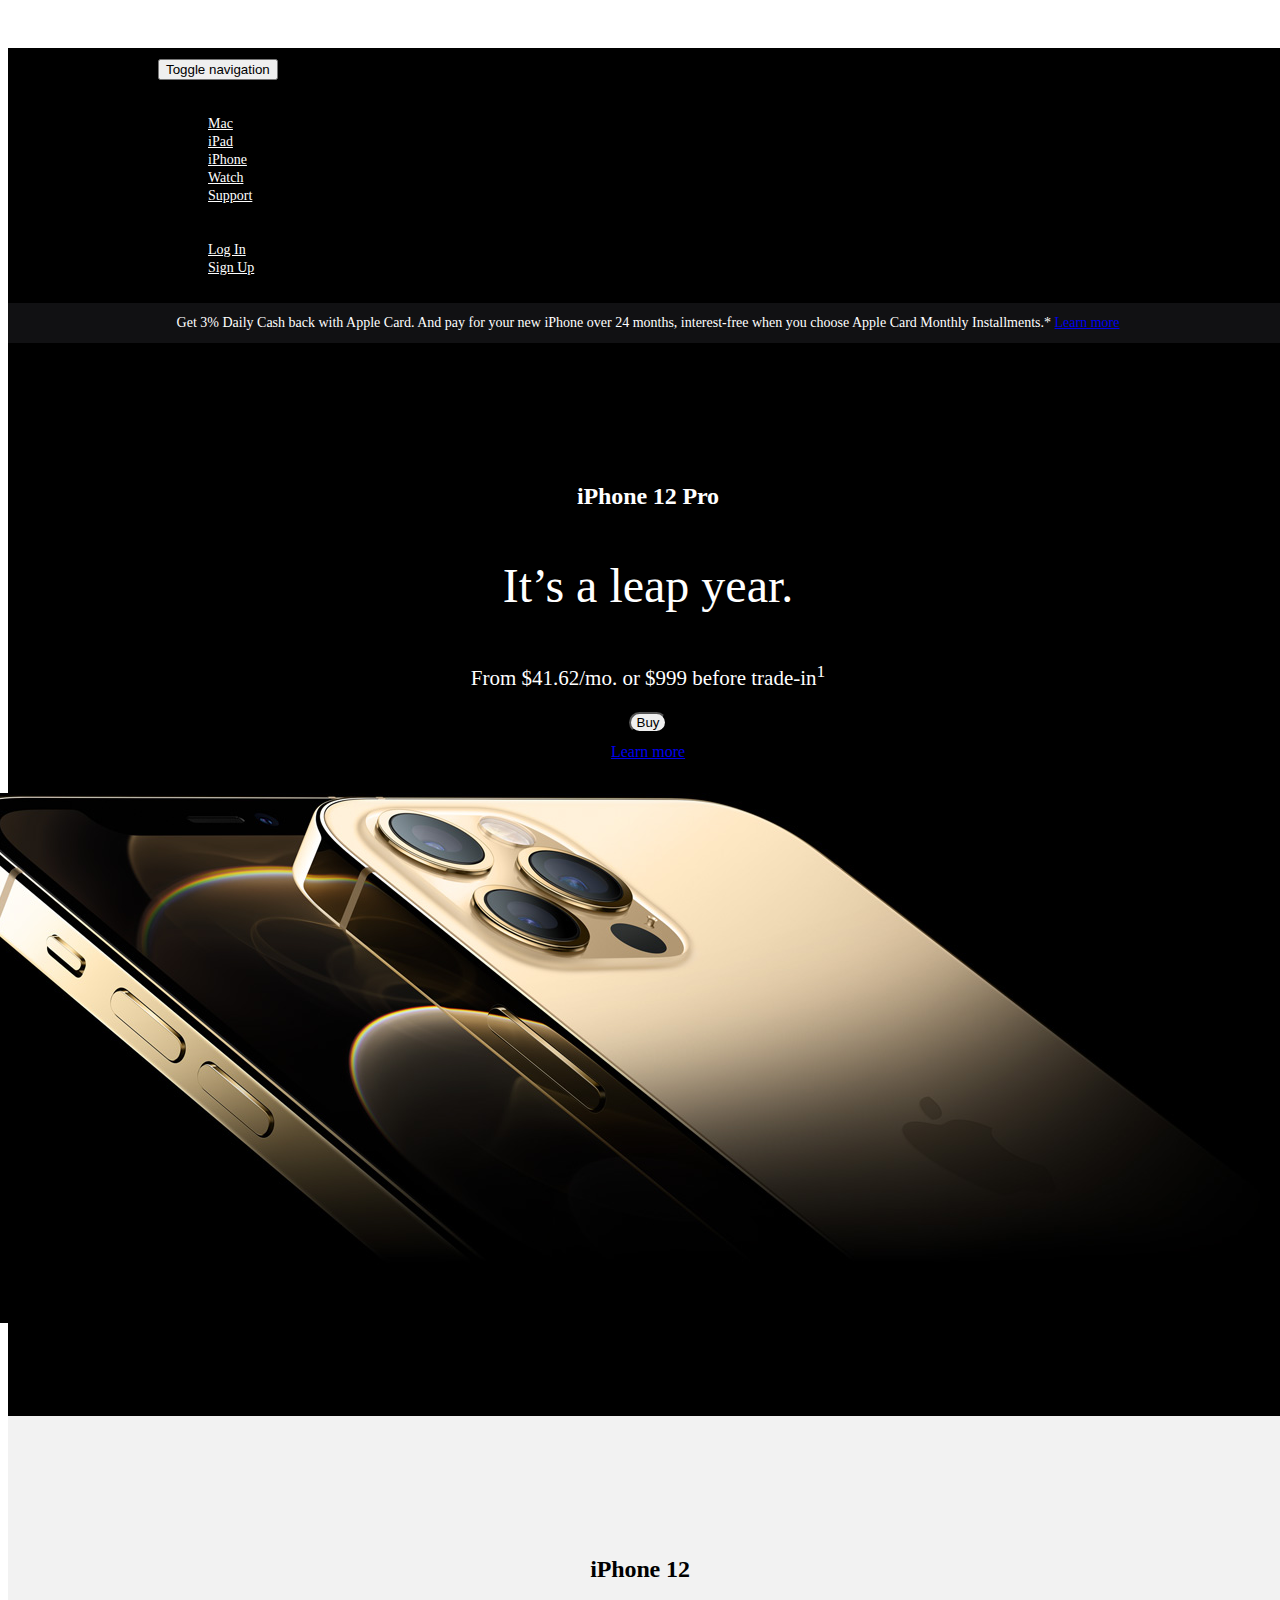
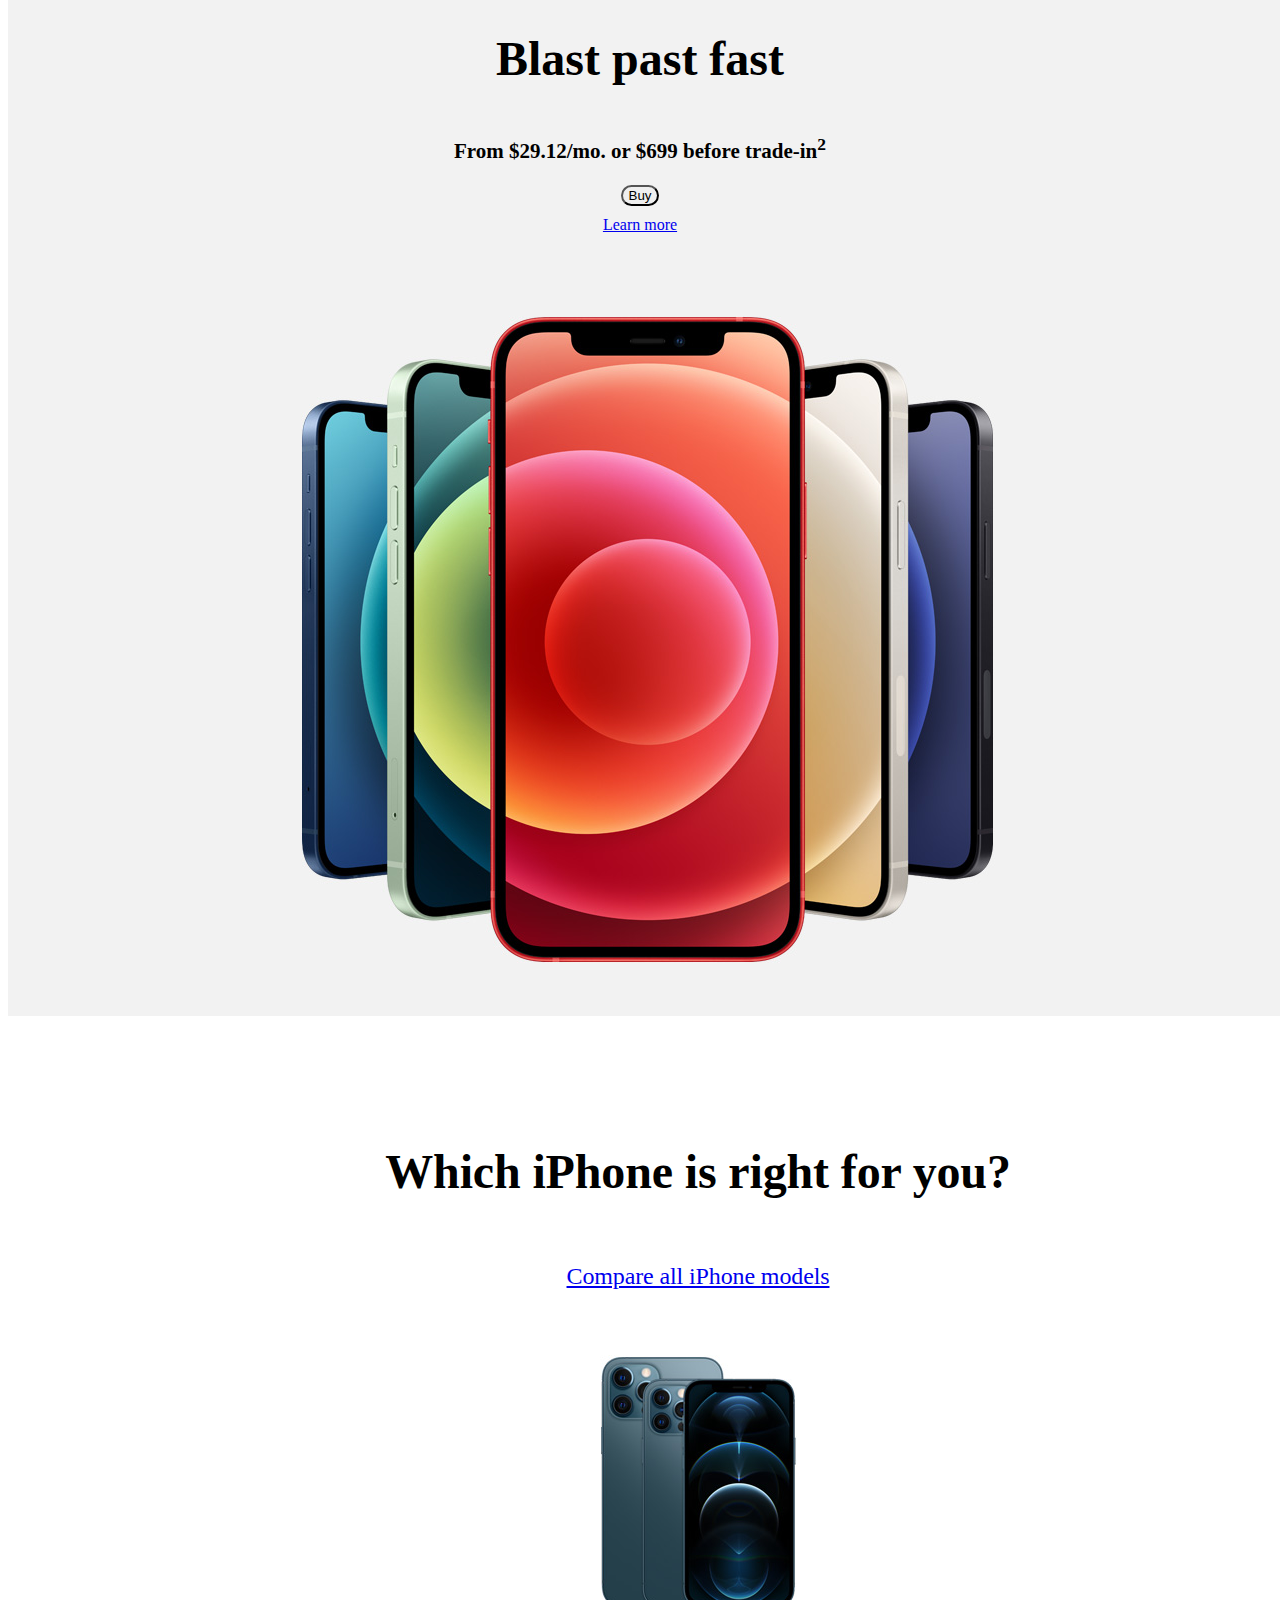
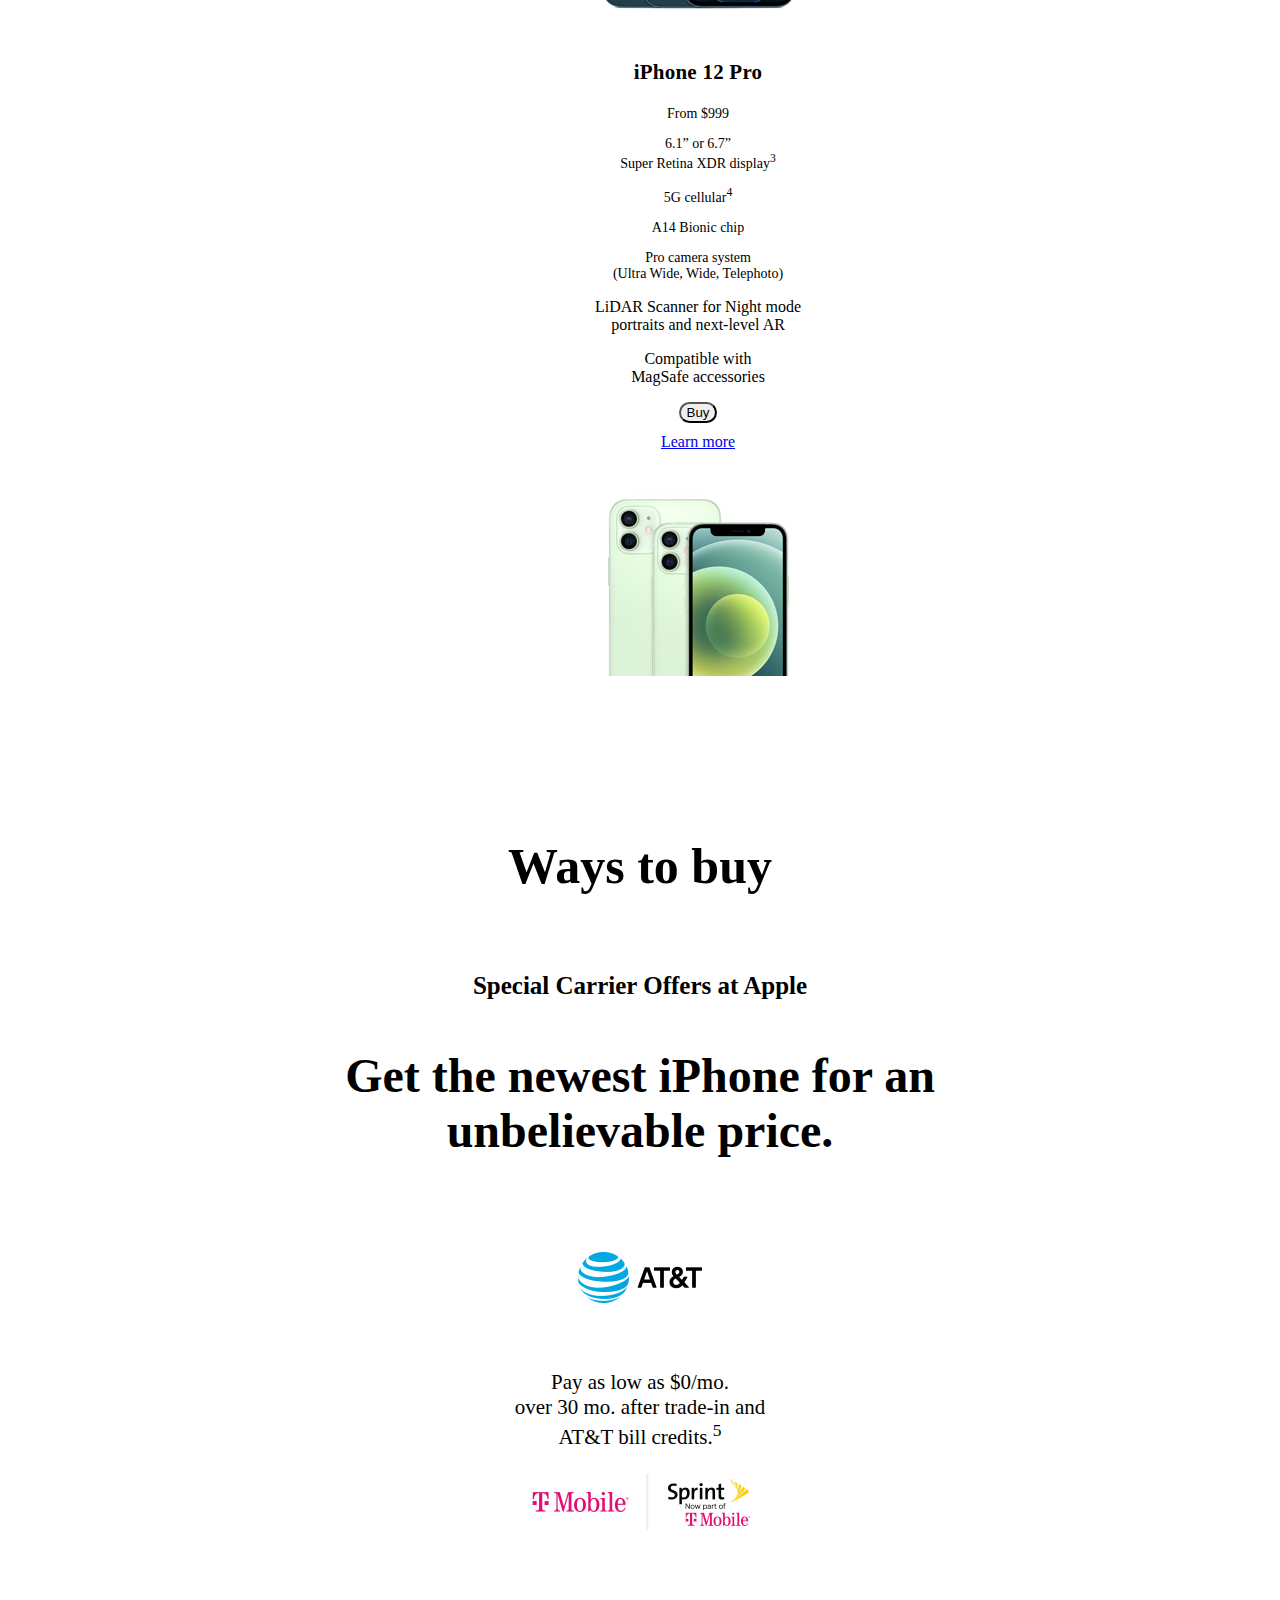
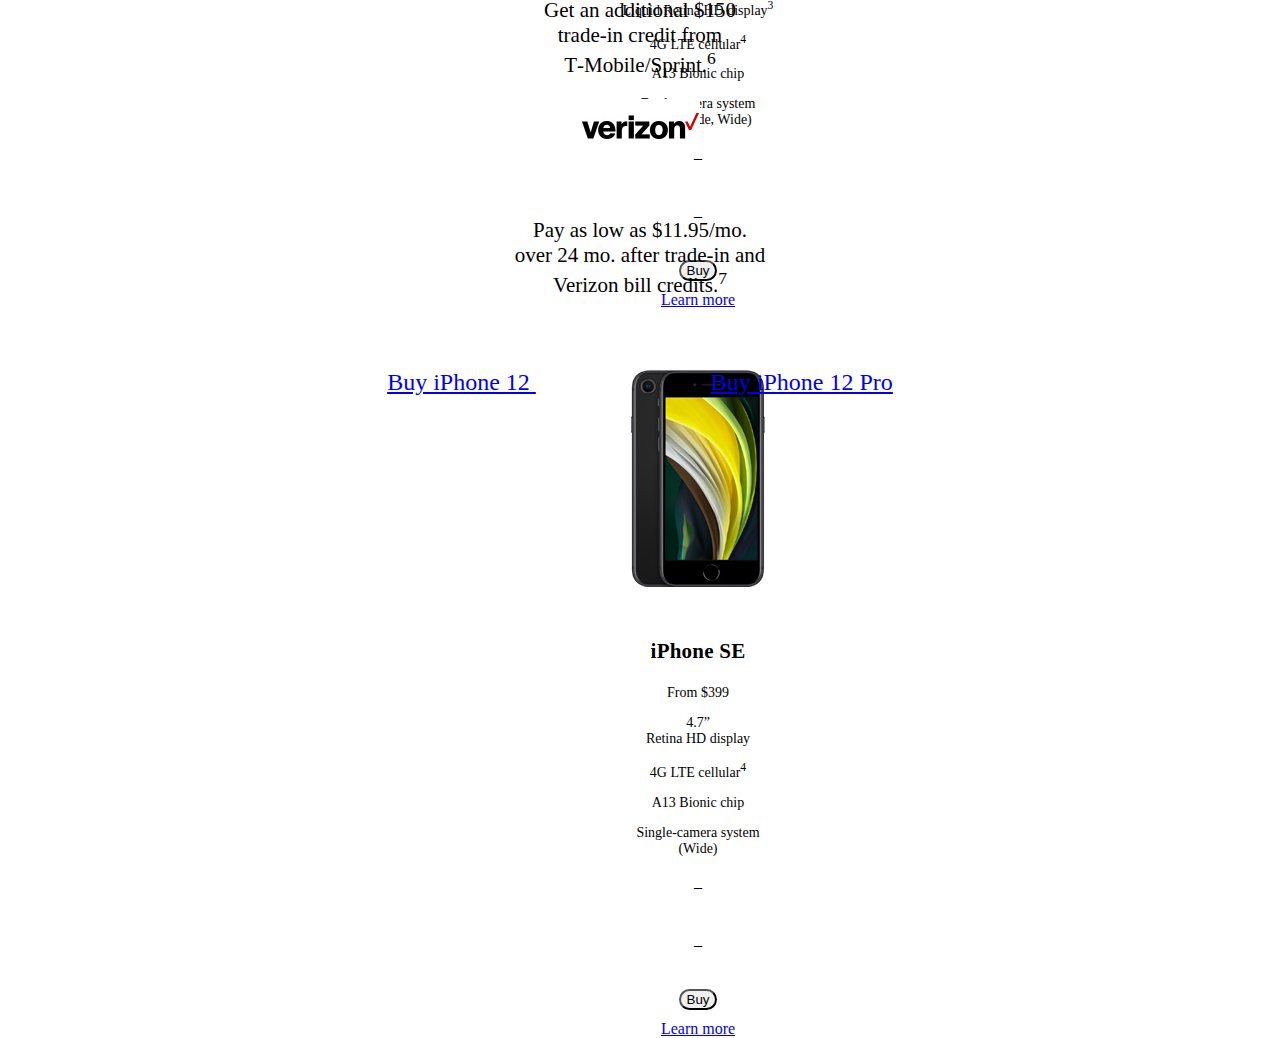
<file: iphone.html>
﻿
<html>
<head>
    <meta charset="utf-8" />
    <meta name="viewport" content="width=device-width, initial-scale=1.0, shrink-to-fit-no" />
    <title>iPhone</title>
    <link rel="stylesheet" href="https://cdn.jsdelivr.net/npm/bootstrap@4.5.3/dist/css/bootstrap.min.css" integrity="sha384-TX8t27EcRE3e/ihU7zmQxVncDAy5uIKz4rEkgIXeMed4M0jlfIDPvg6uqKI2xXr2" crossorigin="anonymous">
    <link rel="stylesheet" href="https://pro.fontawesome.com/releases/v5.10.0/css/all.css" integrity="sha384-AYmEC3Yw5cVb3ZcuHtOA93w35dYTsvhLPVnYs9eStHfGJvOvKxVfELGroGkvsg+p" crossorigin="anonymous" />
    <link rel="stylesheet" type="text/css" href="./css/style.css">
</head>
<body>
    <nav class="navbar navbar-dark navbar-expand-md fixed-top bg-dark">
        <div class="container">
            <button class="navbar-toggler" data-target="#navcol-1" data-toggle="collapse">
                <span class="sr-only">Toggle navigation</span>
                <span class="navbar-toggler-icon"></span>
            </button>
            <div id="navcol-1" class="collapse navbar-collapse">
                <ul class="nav navbar-nav flex-grow-1 justify-content-between">
                    <li class="nav-item">
                        <a class="nav-link" href="index.html">
                            <i class="fab fa-apple macOS"></i>
                        </a>
                    </li>
                    <li class="nav-item">
                        <a class="nav-link" href="mac.html">Mac</a>
                    </li>
                    <li class="nav-item">
                        <a class="nav-link" href="ipad.html">iPad</a>
                    </li>
                    <li class="nav-item">
                        <a class="nav-link" href="iphone.html">iPhone</a>
                    </li>
                    <li class="nav-item">
                        <a class="nav-link" href="watch.html">Watch</a>
                    </li>
                    <li class="nav-item">
                        <a class="nav-link" href="#">Support</a>
                    </li>
                    <li class="nav-item">
                        <a class="nav-link" href="#">
                            <i class="fa fa-search search"></i>
                        </a>
                    </li>
                    <li class="nav-item">
                        <a class="nav-link" href="#">
                            <i class="fa fa-shopping-bag shoppingBag"></i>
                        </a>
                    </li>
                    <li class="nav-item">
                        <a class="nav-link" href="login.html">Log In</a>
                    </li>
                    <li class="nav-item">
                        <a class="nav-link" href="signup.html">Sign Up</a>
                    </li>
                </ul>
            </div>
        </div>
    </nav>
    <div class="introShopOnline" style="background-color: #111113; color: white">
        Get 3% Daily Cash back with Apple Card. And pay for your new iPhone over 24 months, interest-free when you choose Apple Card Monthly Installments.*
        <a class="i-learnMore" href="#">
            Learn more
            <i class="fa fa-angle-right"></i>
        </a>
    </div>
    <section class="i-iPhone12Pro">
        <div class="i-titleiPhone12Pro">
            <h2>iPhone 12 Pro</h2>
            <p>It’s a leap year.</p>
            <p class="p1">From $41.62/mo. or $999 before trade‑in<sup>1</sup></p>
            <button type="button" class="btn btn-primary">Buy</button>
            <div class="i-links">
                <a class="learnMore" href="#">
                    Learn more
                    <i class="fa fa-angle-right"></i>
                </a>
            </div>
        </div>
        <div class="i-imgiPhone12Pro">
            <img src="images/imgiPhone/i_iphone12pro.jpg" />
        </div>
    </section>
    <section class="i-iPhone12">
        <div class="i-titleiPhone12">
            <h2>iPhone 12</h2>
            <p>Blast past fast</p>
            <p class="p1">From $29.12/mo. or $699 before trade‑in<sup>2</sup></p>
            <button type="button" class="btn btn-primary">Buy</button>
            <div class="i-links">
                <a class="learnMore" href="#">
                    Learn more
                    <i class="fa fa-angle-right"></i>
                </a>
            </div>
        </div>
        <img class="i-imgiPhone12" src="images/imgiPhone/i_iphone12.jpg" />
    </section>
    <div style="background-color: white; margin:30px auto; padding-top:0px; height: 1200px">
        <section class="productsForYou1" style="background-color: white; height: 1170px; width: 1380px; padding-top: 1px;">
            <div class="container-fluid">
                <h2 style="padding-bottom: 25px;line-height: 1.08365; font-weight: 600; letter-spacing: -.003em;">
                    Which iPhone is right for you?
                </h2>
                <a class="compare" href="#">
                    Compare all iPhone models
                    <i class="fa fa-angle-right"></i>
                </a>
                <div class="row" style="margin-left: auto; margin-right: auto; width:986px; padding-top: 40px;">
                    <div class="col-md-3">
                        <div class="cb">
                            <img class="m-imgMacBookAirNo1" style="padding-bottom: 30px" src="images/imgiPhone/i_iphone12prono1.jpg" />
                            <h3 style="font-size: 21px; line-height: 1.19048; font-weight: 600; letter-spacing: .011em;">iPhone 12 Pro</h3>
                            <p style="font-size: 14px">
                                From $999
                            </p>
                            <p style="font-size: 14px">
                                6.1” or 6.7”
                                <br />Super Retina XDR display<sup>3</sup>
                            </p>
                            <p style="font-size: 14px">
                                5G cellular<sup>4</sup>
                            </p>
                            <p style="font-size: 14px">
                                A14 Bionic chip
                            </p>
                            <p style="font-size: 14px">
                                Pro camera system
                                <br />(Ultra Wide, Wide, Telephoto)
                            </p>
                            <p>
                                LiDAR Scanner for Night mode
                                <br />portraits and next‑level AR
                            </p>
                            <p>
                                Compatible with
                                <br />MagSafe accessories
                            </p>
                            <button type="button" class="btn btn-primary">Buy</button>
                            <div class="i-links">
                                <a class="learnMore" href="#">
                                    Learn more
                                    <i class="fa fa-angle-right"></i>
                                </a>
                            </div>
                        </div>
                    </div>
                    <div class="col-md-3">
                        <div class="cb">
                            <img class="m-imgMacBookAirNo1" style="padding-bottom: 30px" src="images/imgiPhone/i_iphone12no2.jpg" />
                            <h3 style="font-size: 21px; line-height: 1.19048; font-weight: 600; letter-spacing: .011em;">iPhone 12</h3>
                            <p style="font-size: 14px">
                                From $699**
                            </p>
                            <p style="font-size: 14px">
                                5.4” or 6.1”
                                <br />Super Retina XDR display<sup>3</sup>
                            </p>
                            <p style="font-size: 14px">
                                5G cellular<sup>4</sup>
                            </p>
                            <p style="font-size: 14px">
                                A14 Bionic chip
                            </p>
                            <p style="font-size: 14px">
                                Advanced dual‑camera system
                                <br />(Ultra Wide, Wide)
                            </p>
                            <p style="padding-bottom: 24px">
                                _
                            </p>
                            <p>
                                Compatible with
                                <br />MagSafe accessories
                            </p>
                            <button type="button" class="btn btn-primary">Buy</button>
                            <div class="i-links">
                                <a class="learnMore" href="#">
                                    Learn more
                                    <i class="fa fa-angle-right"></i>
                                </a>
                            </div>
                        </div>
                    </div>
                    <div class="col-md-3">
                        <div class="cb">
                            <img class="m-imgMacBookAirNo1" style="padding-bottom: 30px" src="images/imgiPhone/i_iphone11no3.jpg" />
                            <h3 style="font-size: 21px; line-height: 1.19048; font-weight: 600; letter-spacing: .011em;">iPhone 11</h3>
                            <p style="font-size: 14px">
                                From $599
                            </p>
                            <p style="font-size: 14px">
                                6.1”
                                <br />Liquid Retina HD display<sup>3</sup>
                            </p>
                            <p style="font-size: 14px">
                                4G LTE cellular<sup>4</sup>
                            </p>
                            <p style="font-size: 14px">
                                A13 Bionic chip
                            </p>
                            <p style="font-size: 14px">
                                Dual-camera system
                                <br />(Ultra Wide, Wide)
                            </p>
                            <p style="padding-bottom: 24px">
                                _
                            </p>
                            <p style="padding-bottom: 24px">
                                _
                            </p>
                            <button type="button" class="btn btn-primary">Buy</button>
                            <div class="i-links">
                                <a class="learnMore" href="#">
                                    Learn more
                                    <i class="fa fa-angle-right"></i>
                                </a>
                            </div>
                        </div>
                    </div>
                    <div class="col-md-3">
                        <div class="cb">
                            <img class="m-imgMacBookAirNo1" style="padding-bottom: 30px" src="images/imgiPhone/i_iphoneseno4.jpg" />
                            <h3 style="font-size: 21px; line-height: 1.19048; font-weight: 600; letter-spacing: .011em;">iPhone SE</h3>
                            <p style="font-size: 14px">
                                From $399
                            </p>
                            <p style="font-size: 14px">
                                4.7”
                                <br />Retina HD display
                            </p>
                            <p style="font-size: 14px">
                                4G LTE cellular<sup>4</sup>
                            </p>
                            <p style="font-size: 14px">
                                A13 Bionic chip
                            </p>
                            <p style="font-size: 14px">
                                Single-camera system
                                <br />(Wide)
                            </p>
                            <p style="padding-bottom: 24px">
                                _
                            </p>
                            <p style="padding-bottom: 24px">
                                _
                            </p>
                            <button type="button" class="btn btn-primary">Buy</button>
                            <div class="i-links">
                                <a class="learnMore" href="#">
                                    Learn more
                                    <i class="fa fa-angle-right"></i>
                                </a>
                            </div>
                        </div>
                    </div>
                </div>
            </div>
        </section>
    </div>
    <section class="waysToBuy">
        <h2>
            Ways to buy
        </h2>
        <div class="i-titleWTB">
            <h3>
                Special Carrier Offers at Apple
            </h3>
            <p class="p2">
                Get the newest iPhone for an
                <br />unbelievable price.
            </p>
            <div class="row">
                <div class="col-md-4">
                    <img class="imgATandT" src="images/imgiPhone/i_atandt.jpg" />
                    <p>
                        Pay as low as $0/mo.
                        <br />over 30 mo. after trade‑in and
                        <br />AT&T bill credits.<sup>5</sup>
                    </p>
                </div>
                <div class="col-md-4">
                    <img class="imgTMobile" src="images/imgiPhone/i_tmobile.jpg" />
                    <p>
                        Get an additional $150
                        <br />trade-in credit from
                        <br />T‑Mobile/Sprint.<sup>6</sup>
                    </p>
                </div>
                <div class="col-md-4">
                    <img class="imgVerizon" src="images/imgiPhone/i_verizon.jpg" />
                    <p>
                        Pay as low as $11.95/mo.
                        <br />over 24 mo. after trade‑in and
                        <br />Verizon bill credits.<sup>7</sup>
                    </p>
                </div>
            </div>
            <div class="buyIphone">
                <a class="BIP12" href="#">
                    Buy iPhone 12
                    <i class="fa fa-angle-right"></i>
                </a>
                <a href="#">
                    Buy iPhone 12 Pro
                    <i class="fa fa-angle-right"></i>
                </a>
            </div>
        </div>
    </section>
    <!-- <footer class="footiPhone">
        <div class="content">
            <section class="detail">
                <ul>
                    <li>
                        * Apple Card Monthly Installments is available for certain Apple products and is subject to credit approval and credit limit. See <a href="#">https://support.apple.com/kb/HT211204</a> for more information about eligible products. iPhone activation required on iPhone purchases made at an Apple Store with one of these national carriers: AT&T, Sprint, Verizon, or T-Mobile. Variable APRs for Apple Card other than Apple Card Monthly Installments range from 10.99% to 21.99% based on creditworthiness. Rates as of April 1, 2020. Taxes and shipping are not included in Apple Card Monthly Installments and are subject to your standard purchase APR. See the Apple Card Customer Agreement for more information.
                    </li>
                    <li>
                        ** Price includes a $30 AT&T, T-Mobile, Sprint, or Verizon discount. Requires activation with carrier.
                    </li>
                    <li>
                        1. Monthly pricing: Available to qualified customers and requires 0% APR, 24-month installment loan with Citizens One or Apple Card Monthly Installments and iPhone activation with AT&T, Sprint, T-Mobile, or Verizon for purchases in an Apple Store. Taxes and shipping not included. Additional Apple Card Monthly Installments and iPhone Payments terms apply.
                    </li>
                    <li>
                        2. Data plan required. 5G and LTE are available in select markets and through select carriers. Speeds vary by site conditions and carrier. For details on 5G and LTE support, contact your carrier and see apple.com/iphone/cellular.
                    </li>
                    <li>
                        3. The Apple One free trial includes only services that you are not currently using through a free trial or a subscription. Plan automatically renews after trial until cancelled. Restrictions and other terms apply.
                    </li>
                    <li>
                        4. $9.99/month after free trial. No commitment. Plan automatically renews after trial until cancelled.
                    </li>
                    <li>
                        5. Price includes a $30 AT&T, T-Mobile, Sprint, or Verizon discount. Requires activation with carrier. Monthly pricing: Available to qualified customers and requires 0% APR, 24-month installment loan with Citizens One or Apple Card Monthly Installments and iPhone activation with AT&T, Sprint, T-Mobile, or Verizon for purchases in an Apple Store. Taxes and shipping not included. Additional Apple Card Monthly Installments and iPhone Payments terms apply.
                    </li>
                </ul>
            </section> 
            <div class="rowFooter">
                <div class="column">
                    <h3>Shop and Learn</h3>
                    <ul>
                        <li>
                            <a href="mac.html">Mac</a>
                        </li>
                        <li>
                            <a href="ipad.html">iPad</a>
                        </li>
                        <li>
                            <a href="iphone.html">iPhone</a>
                        </li>
                        <li>
                            <a href="watch.html">Watch</a>
                        </li>
                        <li>
                            <a href="#">TV</a>
                        </li>
                        <li>
                            <a href="#">Music</a>
                        </li>
                        <li>
                            <a href="#">AirPods</a>
                        </li>
                        <li>
                            <a href="#">HomePod</a>
                        </li>
                        <li>
                            <a href="#">iPod touch</a>
                        </li>
                        <li>
                            <a href="#">Accessories</a>
                        </li>
                        <li>
                            <a href="#">Gifts Cards</a>
                        </li>
                    </ul>
                </div>
                <div class="column">
                    <h3>Services</h3>
                    <ul>
                        <li>
                            <a href="#">Apple Music</a>
                        </li>
                        <li>
                            <a href="#">Apple TV+</a>
                        </li>
                        <li>
                            <a href="watch.html">Apple Fitness+</a>
                        </li>
                        <li>
                            <a href="#">Apple News+</a>
                        </li>
                        <li>
                            <a href="#">Apple Arcade</a>
                        </li>
                        <li>
                            <a href="#">iCloud</a>
                        </li>
                        <li>
                            <a href="#">Apple One</a>
                        </li>
                        <li>
                            <a href="#">Apple Card</a>
                        </li>
                        <li>
                            <a href="#">Apple Books</a>
                        </li>
                        <li>
                            <a href="#">App Store</a>
                        </li>
                    </ul>
                    <h3>Account</h3>
                    <ul>
                        <li>
                            <a href="#">Manage Your Apple ID</a>
                        </li>
                        <li>
                            <a href="#">Apple Store Account</a>
                        </li>
                        <li>
                            <a href="#">iCloud.com</a>
                        </li>
                    </ul>
                </div>
                <div class="column">
                    <h3>Apple Store</h3>
                    <ul>
                        <li>
                            <a href="#">Find a Store</a>
                        </li>
                        <li>
                            <a href="#">Shop Online</a>
                        </li>
                        <li>
                            <a href="#">Genius Bar</a>
                        </li>
                        <li>
                            <a href="#">Today at Apple</a>
                        </li>
                        <li>
                            <a href="#">Apple Camp</a>
                        </li>
                        <li>
                            <a href="#">Apple Store App</a>
                        </li>
                        <li>
                            <a href="#">Refurbished and Clearance</a>
                        </li>
                        <li>
                            <a href="#">Financing</a>
                        </li>
                        <li>
                            <a href="#">Apple Trade In</a>
                        </li>
                        <li>
                            <a href="#">Order Status</a>
                        </li>
                        <li>
                            <a href="#">Shopping Help</a>
                        </li>
                    </ul>
                </div>
                <div class="column">
                    <h3>For Business</h3>
                    <ul>
                        <li>
                            <a href="#">Apple and Business</a>
                        </li>
                        <li>
                            <a href="#">Shop for Business</a>
                        </li>
                    </ul>
                    <h3>For Education</h3>
                    <ul>
                        <li>
                            <a href="#">Apple and Education</a>
                        </li>
                        <li>
                            <a href="#">Shop for K-12</a>
                        </li>
                        <li>
                            <a href="#">Shop for College</a>
                        </li>
                    </ul>
                    <h3>For Healthcare</h3>
                    <ul>
                        <li>
                            <a href="#">Apple in Healthcare</a>
                        </li>
                        <li>
                            <a href="#">Health on Apple Watch</a>
                        </li>
                        <li>
                            <a href="#">Health Records on iPhone</a>
                        </li>
                    </ul>
                    <h3>For Government</h3>
                    <ul>
                        <li>
                            <a href="#">Shop for Government</a>
                        </li>
                        <li>
                            <a href="#">Shop for Veterans and Military</a>
                        </li>
                    </ul>
                </div>
                <div class="column">
                    <h3>Apple Values</h3>
                    <ul>
                        <li>
                            <a href="#">Accessibility</a>
                        </li>
                        <li>
                            <a href="#">Education</a>
                        </li>
                        <li>
                            <a href="#">Environment</a>
                        </li>
                        <li>
                            <a href="#">Inclusion and Diversity</a>
                        </li>
                        <li>
                            <a href="#">Privacy</a>
                        </li>
                        <li>
                            <a href="#">Supplier Responsibility</a>
                        </li>
                    </ul>
                    <h3>About Apple</h3>
                    <ul>
                        <li>
                            <a href="#">Newsroom</a>
                        </li>
                        <li>
                            <a href="#">Apple Leadership</a>
                        </li>
                        <li>
                            <a href="#">Job Opportunities</a>
                        </li>
                        <li>
                            <a href="#">Investors</a>
                        </li>
                        <li>
                            <a href="#">Events</a>
                        </li>
                        <li>
                            <a href="#">Contact Apple</a>
                        </li>
                    </ul>
                </div>
            </div>
            <section class="footer">
                <div class="footerShop">
                    More ways to shop: <a href="#">Find an Apple Store</a> or <a href="#">other retailer</a> near you. Or call 1-800-MY-APPLE.
                </div>
                <div class="footerLegal">
                    <div class="footerLocale">
                        <a href="#">United States</a>
                    </div>
                    <div class="footerLegalCopyright">
                        Copyright © 2020 Apple Inc. All rights reserved.
                    </div>
                    <div class="footerLegalLinks">
                        <a href="#">Privacy Policy</a>
                        <a href="#">Terms of Use</a>
                        <a href="#">Sales and Refunds</a>
                        <a href="#">Legal</a>
                        <a href="#">Site Map</a>
                    </div>
                </div>
            </section>
        </div>
    </footer>-->
</body>
</html>
</file>
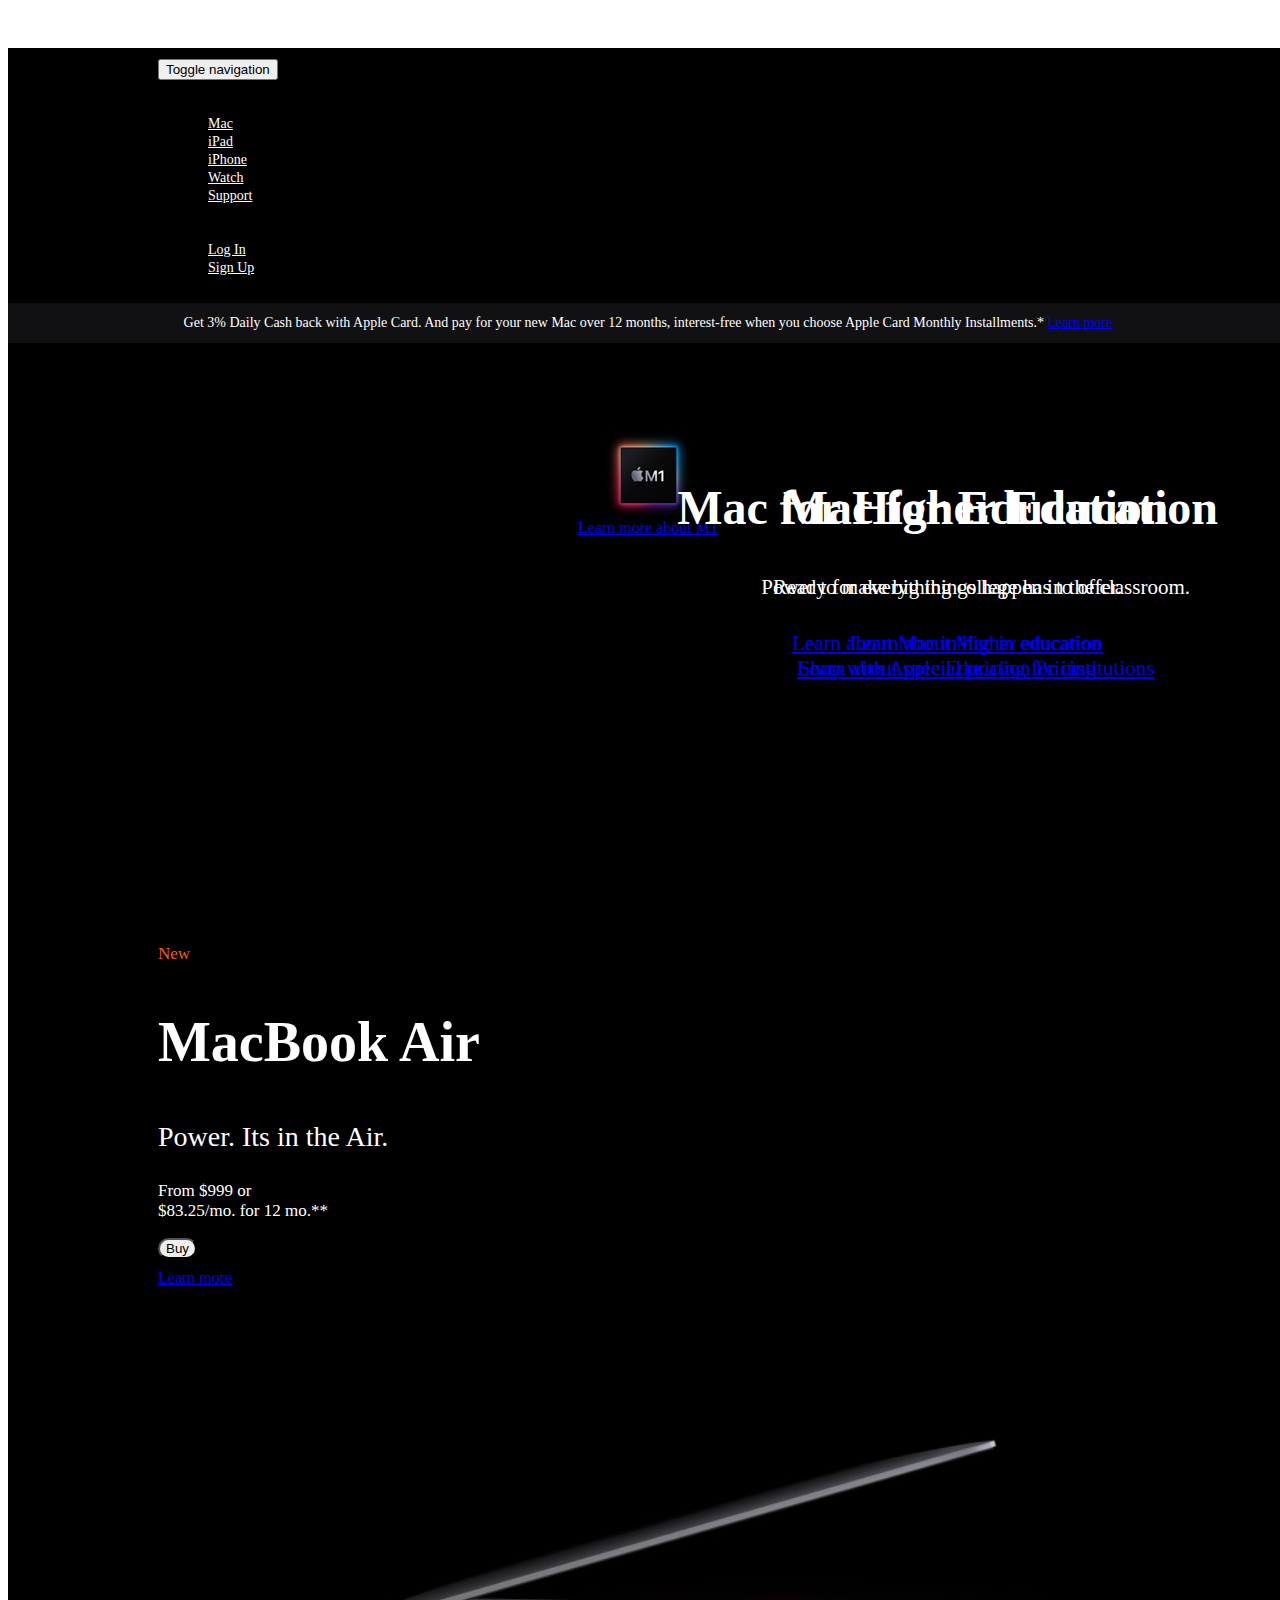
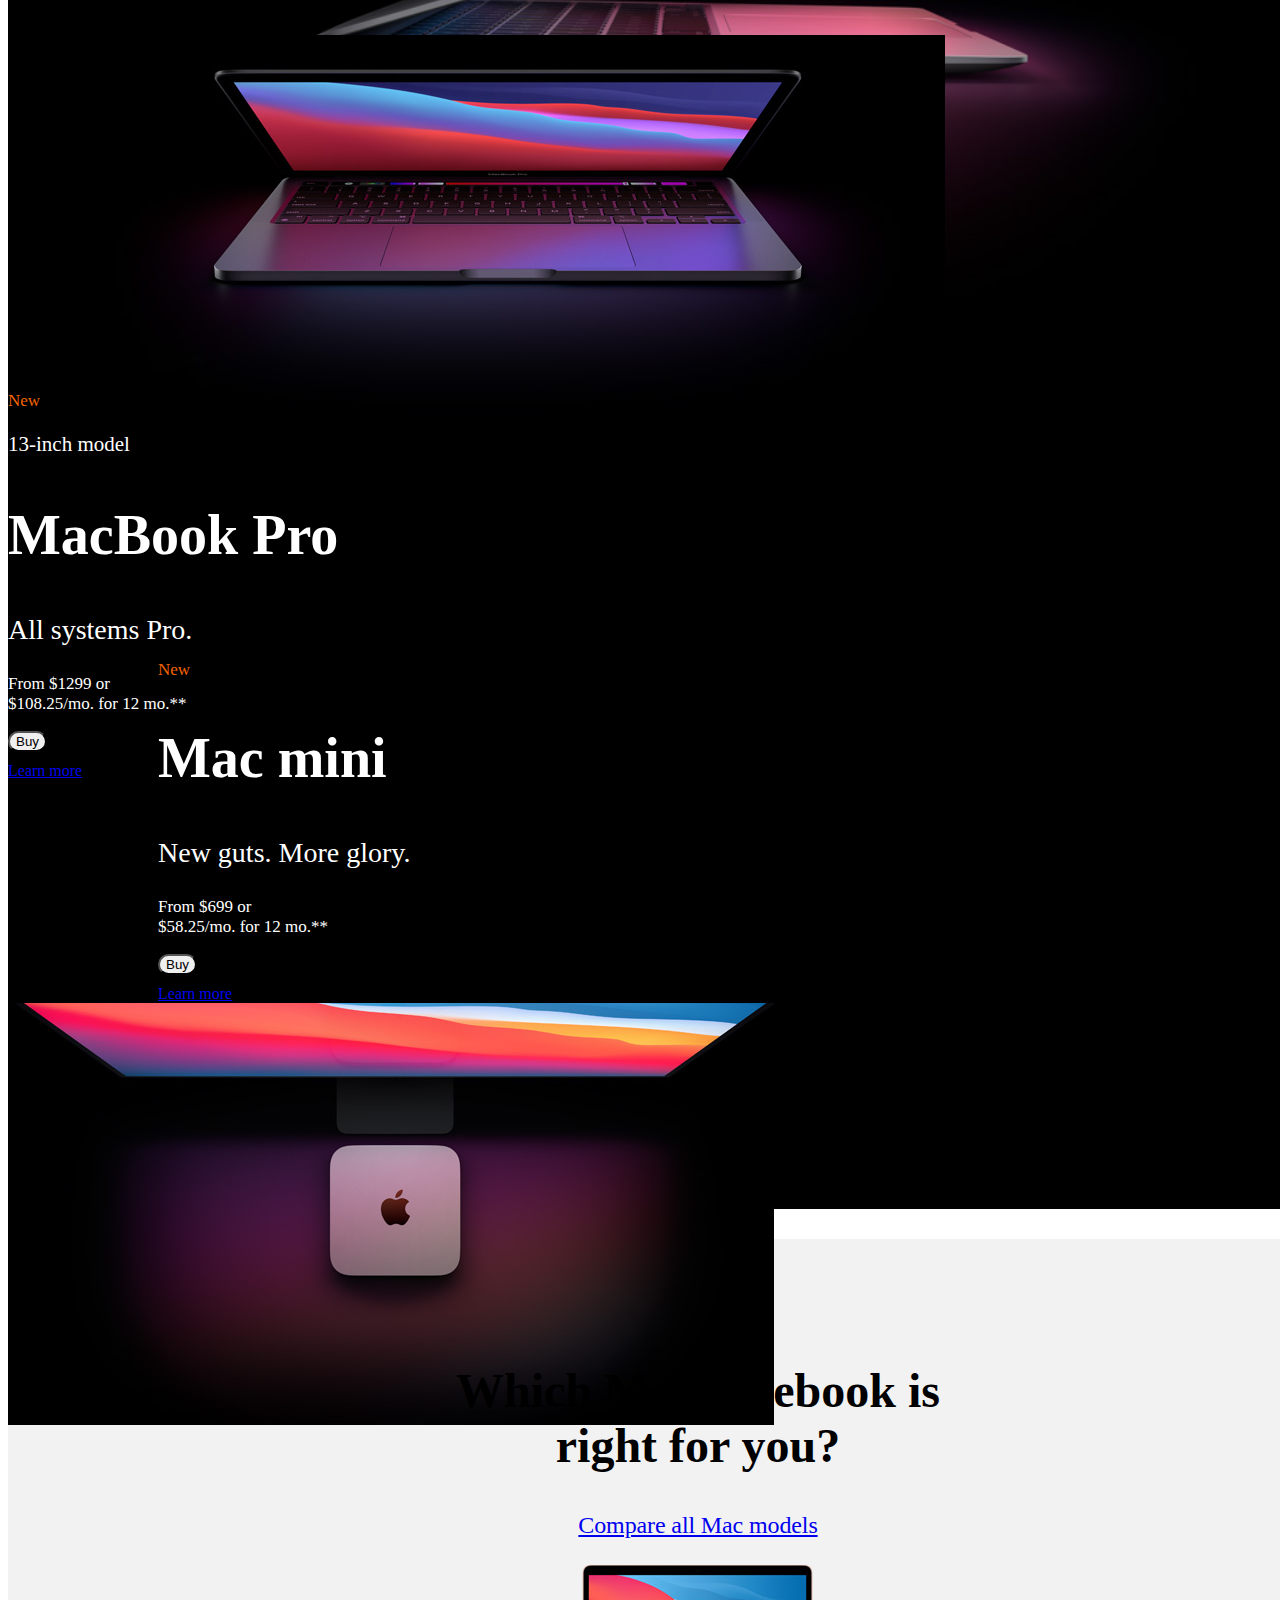
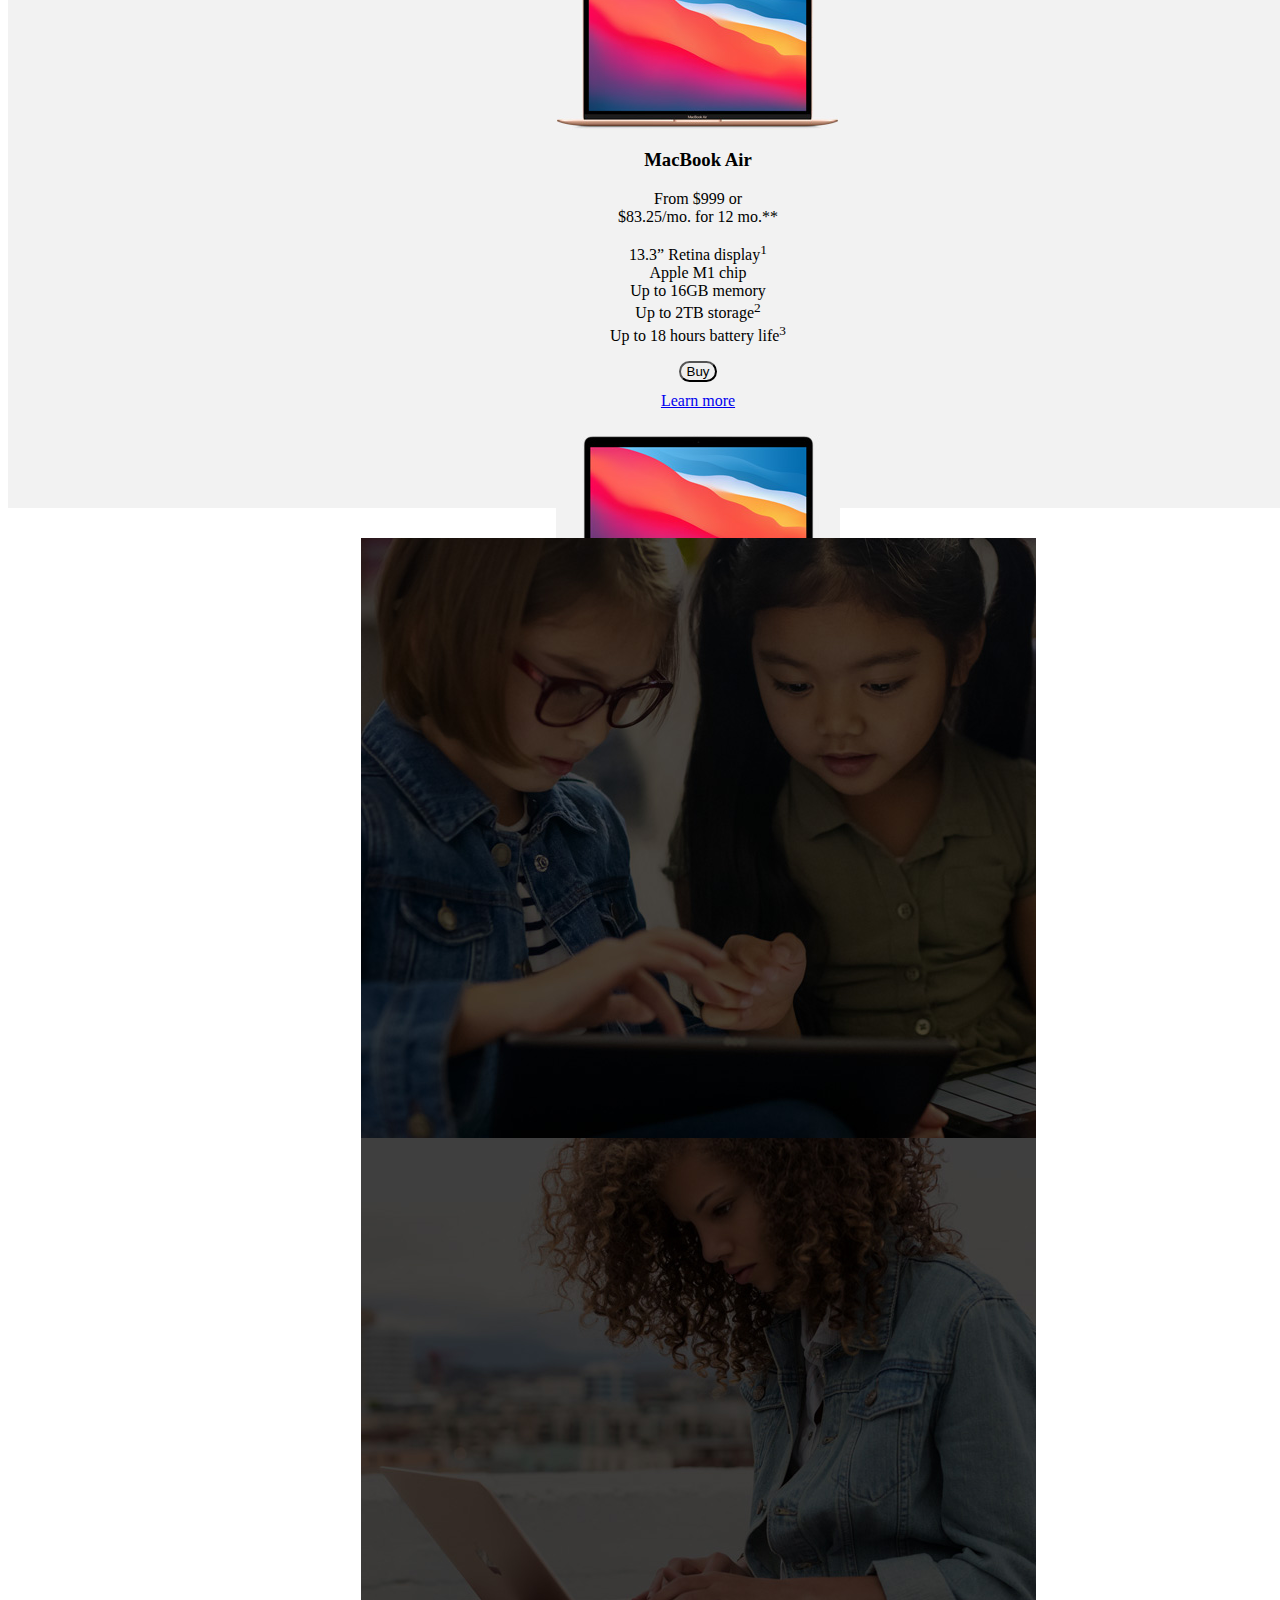
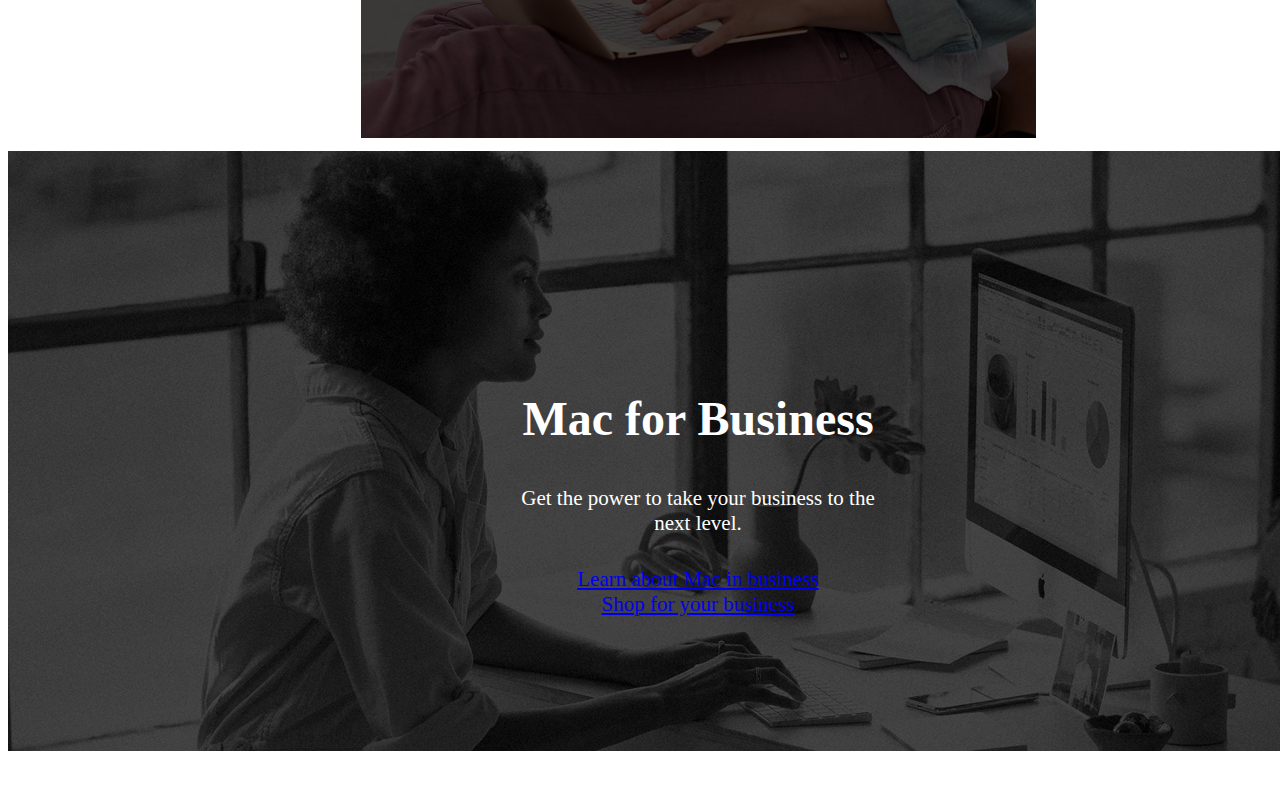
<file: mac.html>
﻿<html>

<head>
    <meta charset="utf-8" />
    <meta name="viewport" content="width=device-width, initial-scale=1.0, shrink-to-fit-no" />
    <title>Mac</title>
    <link rel="stylesheet" href="https://cdn.jsdelivr.net/npm/bootstrap@4.5.3/dist/css/bootstrap.min.css" integrity="sha384-TX8t27EcRE3e/ihU7zmQxVncDAy5uIKz4rEkgIXeMed4M0jlfIDPvg6uqKI2xXr2" crossorigin="anonymous">
    <link rel="stylesheet" href="https://pro.fontawesome.com/releases/v5.10.0/css/all.css" integrity="sha384-AYmEC3Yw5cVb3ZcuHtOA93w35dYTsvhLPVnYs9eStHfGJvOvKxVfELGroGkvsg+p" crossorigin="anonymous" />
    <link rel="stylesheet" type="text/css" href="./css/style.css">
</head>

<body>
    <nav class="navbar navbar-dark navbar-expand-md fixed-top bg-dark">
        <div class="container">
            <button class="navbar-toggler" data-target="#navcol-1" data-toggle="collapse">
                <span class="sr-only">Toggle navigation</span>
                <span class="navbar-toggler-icon"></span>
            </button>
            <div id="navcol-1" class="collapse navbar-collapse">
                <ul class="nav navbar-nav flex-grow-1 justify-content-between">
                    <li class="nav-item">
                        <a class="nav-link" href="index.html">
                            <i class="fab fa-apple macOS"></i>
                        </a>
                    </li>
                    <li class="nav-item">
                        <a class="nav-link" href="mac.html">Mac</a>
                    </li>
                    <li class="nav-item">
                        <a class="nav-link" href="ipad.html">iPad</a>
                    </li>
                    <li class="nav-item">
                        <a class="nav-link" href="iphone.html">iPhone</a>
                    </li>
                    <li class="nav-item">
                        <a class="nav-link" href="watch.html">Watch</a>
                    </li>
                    <!-- <li class="nav-item">
                        <a class="nav-link" href="#">TV</a>
                    </li>
                    <li class="nav-item">
                        <a class="nav-link" href="#">Music</a>
                    </li> -->
                    <li class="nav-item">
                        <a class="nav-link" href="#">Support</a>
                    </li>
                    <li class="nav-item">
                        <a class="nav-link" href="#">
                            <i class="fa fa-search search"></i>
                        </a>
                    </li>
                    <li class="nav-item">
                        <a class="nav-link" href="#">
                            <i class="fa fa-shopping-bag shoppingBag"></i>
                        </a>
                    </li>
                    <li class="nav-item">
                        <a class="nav-link" href="login.html">Log In</a>
                    </li>
                    <li class="nav-item">
                        <a class="nav-link" href="signup.html">Sign Up</a>
                    </li>
                </ul>
            </div>
        </div>
    </nav>
    <div class="introShopOnline" style="background-color: #111113; color: white">
        Get 3% Daily Cash back with Apple Card. And pay for your new Mac over 12 months, interest‑free when you choose Apple Card Monthly Installments.*
        <a class="i-learnMore" href="#">
            Learn more
            <i class="fa fa-angle-right"></i>
        </a>
    </div>
    <section class="introMac">
        <img class="imgM1Icon" src="images/imgMacBook/m_m1icon.jpg" />
        <!-- <h2>
            Welcome to the
            future of Mac.
        </h2> -->
        <div class="m-links">
            <a href="#">
                Learn more about M1
                <i class="fa fa-angle-right"></i>
            </a>
        </div>
    </section>
    <section class="introMacbookAir">
        <div class="container-fluid">
            <div class="row">
                <div class="col-md-4">
                    <div class="m-titleMacBookAir">
                        <p class="new">New</p>
                        <h2>MacBook Air</h2>
                        <p class="p1">Power. Its in the Air.</p>
                        <p>
                            From $999 or
                            <br />$83.25/mo. for 12 mo.**
                        </p>
                        <button type="button" class="btn btn-primary">Buy</button>
                        <div class="i-links">
                            <a class="learnMore" href="#">
                                Learn more
                                <i class="fa fa-angle-right"></i>
                            </a>
                        </div>
                    </div>
                </div>
                <div class="col-md-8">
                    <img class="imgNewMacbookAir" width="100%" src="images/imgMacBook/m_macbookair.jpg" />
                </div>
            </div>
        </div>
    </section>
    <section class="introMacbookPro">
        <div class="container-fluid">
            <div class="row">
                <div class="col-md-8">
                    <img class="imgNewMacbookPro" src="images/imgMacBook/m_macbookpro.jpg" />
                </div>
                <div class="col-md-4">
                    <div class="m-titleMacBookPro">
                        <p class="new">New</p>
                        <p class="p2">13-inch model</p>
                        <h2>MacBook Pro</h2>
                        <p class="p1">All systems Pro.</p>
                        <p>
                            From $1299 or
                            <br />$108.25/mo. for 12 mo.**
                        </p>
                        <button type="button" class="btn btn-primary">Buy</button>
                        <div class="i-links">
                            <a class="learnMore" href="#">
                                Learn more
                                <i class="fa fa-angle-right"></i>
                            </a>
                        </div>
                    </div>
                </div>
            </div>
        </div>
    </section>
    <section class="introMacbookMini">
        <div class="container-fluid">
            <div class="row">
                <div class="col-md-4">
                    <div class="m-titleMacBookMini">
                        <p class="new">New</p>
                        <h2>Mac mini</h2>
                        <p class="p1">New guts. More glory.</p>
                        <p>
                            From $699 or
                            <br />$58.25/mo. for 12 mo.**
                        </p>
                        <button type="button" class="btn btn-primary">Buy</button>
                        <div class="i-links">
                            <a class="learnMore" href="#">
                                Learn more
                                <i class="fa fa-angle-right"></i>
                            </a>
                        </div>
                    </div>
                </div>
                <div class="col-md-8">
                    <img class="imgNewMacbookMini" src="images/imgMacBook/m_macmini.jpg" />
                </div>
            </div>
        </div>
    </section>
    <section class="productsForYou1">
        <div class="container-fluid">
            <h2>
                Which Mac notebook is
                <br />right for you?
            </h2>
            <a class="compare" href="#">
                Compare all Mac models
                <i class="fa fa-angle-right"></i>
            </a>
            <div class="row">
                <div class="col-md-4">
                    <div class="cb">
                        <img class="m-imgMacBookAirNo1" src="images/imgMacBook/m_macbookairno1.jpg" />
                        <h3>MacBook Air</h3>
                        <p>
                            From $999 or
                            <br />$83.25/mo. for 12 mo.**
                        </p>
                        <ul>
                            <li>
                                13.3” Retina display<sup>1</sup>
                            </li>
                            <li>
                                Apple M1 chip
                            </li>
                            <li>
                                Up to 16GB memory
                            </li>
                            <li>
                                Up to 2TB storage<sup>2</sup>
                            </li>
                            <li>
                                Up to 18 hours battery life<sup>3</sup>
                            </li>
                        </ul>
                        <button type="button" class="btn btn-primary">Buy</button>
                        <div class="i-links">
                            <a class="learnMore" href="#">
                                Learn more
                                <i class="fa fa-angle-right"></i>
                            </a>
                        </div>
                    </div>
                </div>
                <div class="col-md-4">
                    <div class="cb">
                        <img class="m-imgMacBookProNo2" src="images/imgMacBook/m_macbookprono2.jpg" />
                        <h3>MacBook Pro 13”</h3>
                        <p>
                            From $1299 or
                            <br />$108.25/mo. for 12 mo.**
                        </p>
                        <ul>
                            <li>
                                13.3” Retina display<sup>1</sup>
                            </li>
                            <li>
                                Apple M1 chip
                            </li>
                            <li>
                                Up to 16GB memory<sup>4</sup>
                            </li>
                            <li>
                                Up to 2TB storage<sup>4</sup>
                            </li>
                            <li>
                                Up to 20 hours battery life<sup>5</sup>
                            </li>
                        </ul>
                        <button type="button" class="btn btn-primary">Buy</button>
                        <div class="i-links">
                            <a class="learnMore" href="#">
                                Learn more
                                <i class="fa fa-angle-right"></i>
                            </a>
                        </div>
                    </div>
                </div>
                <div class="col-md-4">
                    <img class="m-imgMacBookProNo3" src="images/imgMacBook/m_macbookprono3.jpg" />
                    <h3>MacBook Pro 16”</h3>
                    <p>
                        From $2399 or
                        <br />$199.91/mo. for 12 mo.**
                    </p>
                    <ul>
                        <li>
                            16” Retina display<sup>1</sup>
                        </li>
                        <li>
                            Intel Core i7 or i9 processor
                        </li>
                        <li>
                            Up to 64GB memory
                        </li>
                        <li>
                            Up to 8TB storage<sup>2</sup>
                        </li>
                        <li>
                            Up to 11 hours battery life<sup>6</sup>
                        </li>
                    </ul>
                    <button type="button" class="btn btn-primary">Buy</button>
                    <div class="i-links">
                        <a class="learnMore" href="#">
                            Learn more
                            <i class="fa fa-angle-right"></i>
                        </a>
                    </div>
                </div>
            </div>
        </div>
    </section>
    <section class="people">
        <div class="container-fluid">
            <div class="row">
                <div class="col-md-6">
                    <div class="MFE">
                        <h2>Mac for Education</h2>
                        <p>Power to make big things happen in the classroom.</p>
                        <div class="i-links">
                            <a href="#">
                                Learn about Mac in education
                                <i class="fa fa-angle-right"></i>
                            </a>
                            <br />
                            <a href="#">
                                Learn about special pricing for institutions
                                <i class="fa fa-angle-right"></i>
                            </a>
                        </div>
                    </div>
                    <img class="m-imgEducation" src="images/imgMacBook/m_education.jpg" />
                </div>
                <div class="col-md-6">
                    <div class="MFHE">
                        <h2>Mac for Higher Education</h2>
                        <p>Ready for everything college has to offer.</p>
                        <div class="i-links">
                            <a href="#">
                                Learn about Mac in higher education
                                <i class="fa fa-angle-right"></i>
                            </a>
                            <br />
                            <a href="#">
                                Shop with Apple Education Pricing
                                <i class="fa fa-angle-right"></i>
                            </a>
                        </div>
                    </div>
                    <img class="m-imgHigherEducation" src="images/imgMacBook/m_highereducation.jpg" />
                </div>
                <div class="MFB">
                    <img class="m-imgBusiness" src="images/imgMacBook/m_business.jpg" />
                    <div class="m-titleMFB">
                        <h2>Mac for Business</h2>
                        <p>
                            Get the power to take your business to the
                            <br />next level.
                        </p>
                        <div class="i-links">
                            <a href="#">
                                Learn about Mac in business
                                <i class="fa fa-angle-right"></i>
                            </a>
                            <br />
                            <a href="#">
                                Shop for your business
                                <i class="fa fa-angle-right"></i>
                            </a>
                        </div>
                    </div>
                </div>
            </div>
        </div>
    </section>
    <!-- <footer class="footMac">
        <div class="content">
            <section class="detail">
                <ul>
                    <li>
                        1. Screen size is measured diagonally.
                    </li>
                    <li>
                        2. 1TB = 1 trillion bytes; actual formatted capacity less.
                    </li>
                    <li>
                        3. Testing conducted by Apple in October 2020 using preproduction MacBook Air systems with Apple M1 chip and 8-core GPU, configured with 8GB of RAM and 512GB SSD. The Apple TV app movie playback test measures battery life by playing back HD 1080p content
                        with display brightness set to 8 clicks from bottom. Battery life varies by use and configuration. See apple.com/batteries for more information.
                    </li>
                    <li>
                        4. Intel-based models are available with up to 32GB memory and up to 4TB storage. 1TB = 1 trillion bytes; actual formatted capacity less.
                    </li>
                    <li>
                        5. Testing conducted by Apple in October 2020 using preproduction 13-inch MacBook Pro systems with Apple M1 chip, 8GB of RAM, and 512GB SSD. The Apple TV app movie playback test measures battery life by playing back HD 1080p content with display brightness
                        set to 8 clicks from bottom. Battery life varies by use and configuration. See apple.com/batteries for more information.
                    </li>
                    <li>
                        6. Testing conducted by Apple in October 2019 using preproduction 2.3GHz 8-core Intel Core i9-based 16-inch MacBook Pro systems with 16GB of RAM and 1TB SSD. The wireless web test measures battery life by wirelessly browsing 25 popular websites with display
                        brightness set to 12 clicks from bottom or 75%. The Apple TV app movie playback test measures battery life by playing back HD 1080p content with display brightness set to 12 clicks from bottom or 75%. The standby test measures
                        battery life by allowing a system, connected to a wireless network and signed in to an iCloud account, to enter standby mode with Safari and Mail applications launched and all system settings left at default. Battery life varies
                        by use and configuration. See apple.com/batteries for more information.
                    </li>
                </ul>
            </section>
            <div class="rowFooter">
                <div class="column">
                    <h3>Shop and Learn</h3>
                    <ul>
                        <li>
                            <a href="mac.html">Mac</a>
                        </li>
                        <li>
                            <a href="ipad.html">iPad</a>
                        </li>
                        <li>
                            <a href="iphone.html">iPhone</a>
                        </li>
                        <li>
                            <a href="watch.html">Watch</a>
                        </li>
                        <li>
                            <a href="#">TV</a>
                        </li>
                        <li>
                            <a href="#">Music</a>
                        </li>
                        <li>
                            <a href="#">AirPods</a>
                        </li>
                        <li>
                            <a href="#">HomePod</a>
                        </li>
                        <li>
                            <a href="#">iPod touch</a>
                        </li>
                        <li>
                            <a href="#">Accessories</a>
                        </li>
                        <li>
                            <a href="#">Gifts Cards</a>
                        </li>
                    </ul>
                </div>
                <div class="column">
                    <h3>Services</h3>
                    <ul>
                        <li>
                            <a href="#">Apple Music</a>
                        </li>
                        <li>
                            <a href="#">Apple TV+</a>
                        </li>
                        <li>
                            <a href="watch.html">Apple Fitness+</a>
                        </li>
                        <li>
                            <a href="#">Apple News+</a>
                        </li>
                        <li>
                            <a href="#">Apple Arcade</a>
                        </li>
                        <li>
                            <a href="#">iCloud</a>
                        </li>
                        <li>
                            <a href="#">Apple One</a>
                        </li>
                        <li>
                            <a href="#">Apple Card</a>
                        </li>
                        <li>
                            <a href="#">Apple Books</a>
                        </li>
                        <li>
                            <a href="#">App Store</a>
                        </li>
                    </ul>
                    <h3>Account</h3>
                    <ul>
                        <li>
                            <a href="#">Manage Your Apple ID</a>
                        </li>
                        <li>
                            <a href="#">Apple Store Account</a>
                        </li>
                        <li>
                            <a href="#">iCloud.com</a>
                        </li>
                    </ul>
                </div>
                <div class="column">
                    <h3>Apple Store</h3>
                    <ul>
                        <li>
                            <a href="#">Find a Store</a>
                        </li>
                        <li>
                            <a href="#">Shop Online</a>
                        </li>
                        <li>
                            <a href="#">Genius Bar</a>
                        </li>
                        <li>
                            <a href="#">Today at Apple</a>
                        </li>
                        <li>
                            <a href="#">Apple Camp</a>
                        </li>
                        <li>
                            <a href="#">Apple Store App</a>
                        </li>
                        <li>
                            <a href="#">Refurbished and Clearance</a>
                        </li>
                        <li>
                            <a href="#">Financing</a>
                        </li>
                        <li>
                            <a href="#">Apple Trade In</a>
                        </li>
                        <li>
                            <a href="#">Order Status</a>
                        </li>
                        <li>
                            <a href="#">Shopping Help</a>
                        </li>
                    </ul>
                </div>
                <div class="column">
                    <h3>For Business</h3>
                    <ul>
                        <li>
                            <a href="#">Apple and Business</a>
                        </li>
                        <li>
                            <a href="#">Shop for Business</a>
                        </li>
                    </ul>
                    <h3>For Education</h3>
                    <ul>
                        <li>
                            <a href="#">Apple and Education</a>
                        </li>
                        <li>
                            <a href="#">Shop for K-12</a>
                        </li>
                        <li>
                            <a href="#">Shop for College</a>
                        </li>
                    </ul>
                    <h3>For Healthcare</h3>
                    <ul>
                        <li>
                            <a href="#">Apple in Healthcare</a>
                        </li>
                        <li>
                            <a href="#">Health on Apple Watch</a>
                        </li>
                        <li>
                            <a href="#">Health Records on iPhone</a>
                        </li>
                    </ul>
                    <h3>For Government</h3>
                    <ul>
                        <li>
                            <a href="#">Shop for Government</a>
                        </li>
                        <li>
                            <a href="#">Shop for Veterans and Military</a>
                        </li>
                    </ul>
                </div>
                <div class="column">
                    <h3>Apple Values</h3>
                    <ul>
                        <li>
                            <a href="#">Accessibility</a>
                        </li>
                        <li>
                            <a href="#">Education</a>
                        </li>
                        <li>
                            <a href="#">Environment</a>
                        </li>
                        <li>
                            <a href="#">Inclusion and Diversity</a>
                        </li>
                        <li>
                            <a href="#">Privacy</a>
                        </li>
                        <li>
                            <a href="#">Supplier Responsibility</a>
                        </li>
                    </ul>
                    <h3>About Apple</h3>
                    <ul>
                        <li>
                            <a href="#">Newsroom</a>
                        </li>
                        <li>
                            <a href="#">Apple Leadership</a>
                        </li>
                        <li>
                            <a href="#">Job Opportunities</a>
                        </li>
                        <li>
                            <a href="#">Investors</a>
                        </li>
                        <li>
                            <a href="#">Events</a>
                        </li>
                        <li>
                            <a href="#">Contact Apple</a>
                        </li>
                    </ul>
                </div>
            </div>
            <section class="footer">
                <div class="footerShop">
                    More ways to shop: <a href="#">Find an Apple Store</a> or <a href="#">other retailer</a> near you. Or call 1-800-MY-APPLE.
                </div>
                <div class="footerLegal">
                    <div class="footerLocale">
                        <a href="#">United States</a>
                    </div>
                    <div class="footerLegalCopyright">
                        Copyright © 2020 Apple Inc. All rights reserved.
                    </div>
                    <div class="footerLegalLinks">
                        <a href="#">Privacy Policy</a>
                        <a href="#">Terms of Use</a>
                        <a href="#">Sales and Refunds</a>
                        <a href="#">Legal</a>
                        <a href="#">Site Map</a>
                    </div>
                </div>
            </section>
        </div>
    </footer> -->
</body>

</html>
</file>
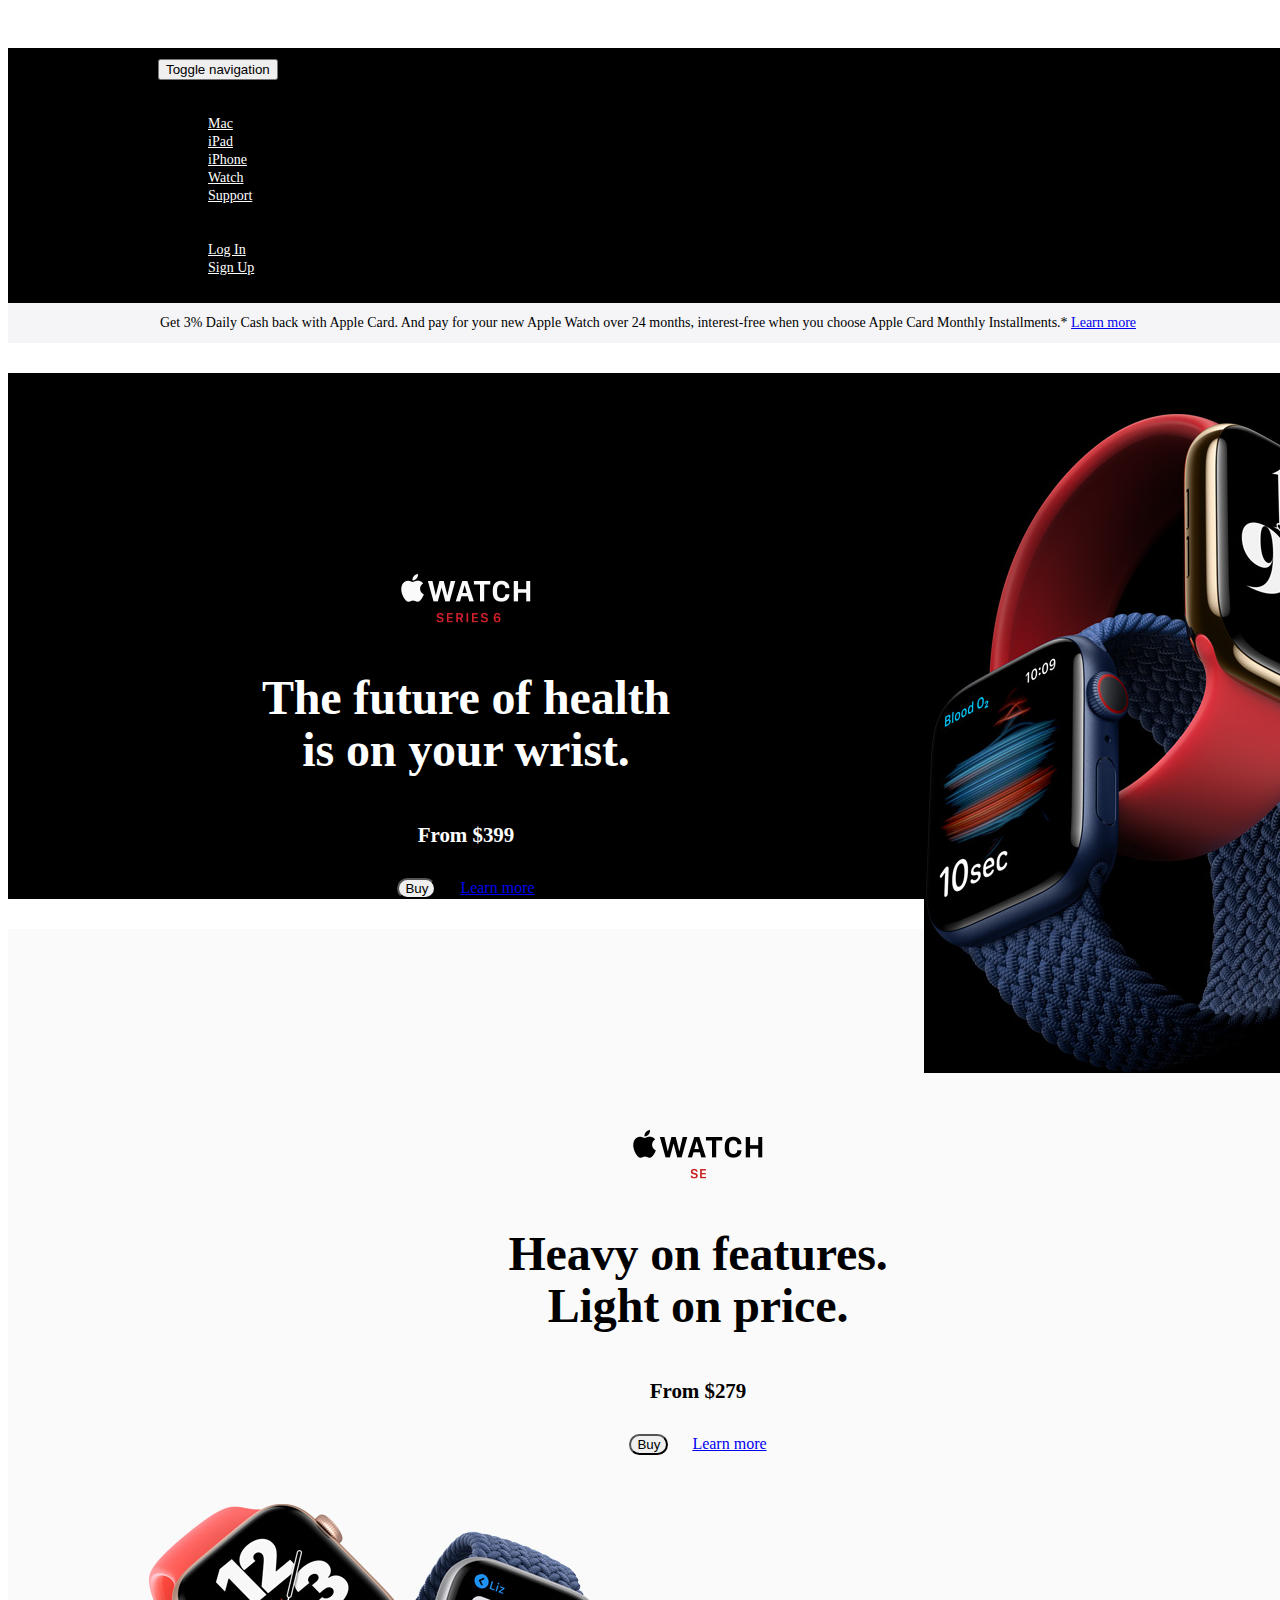
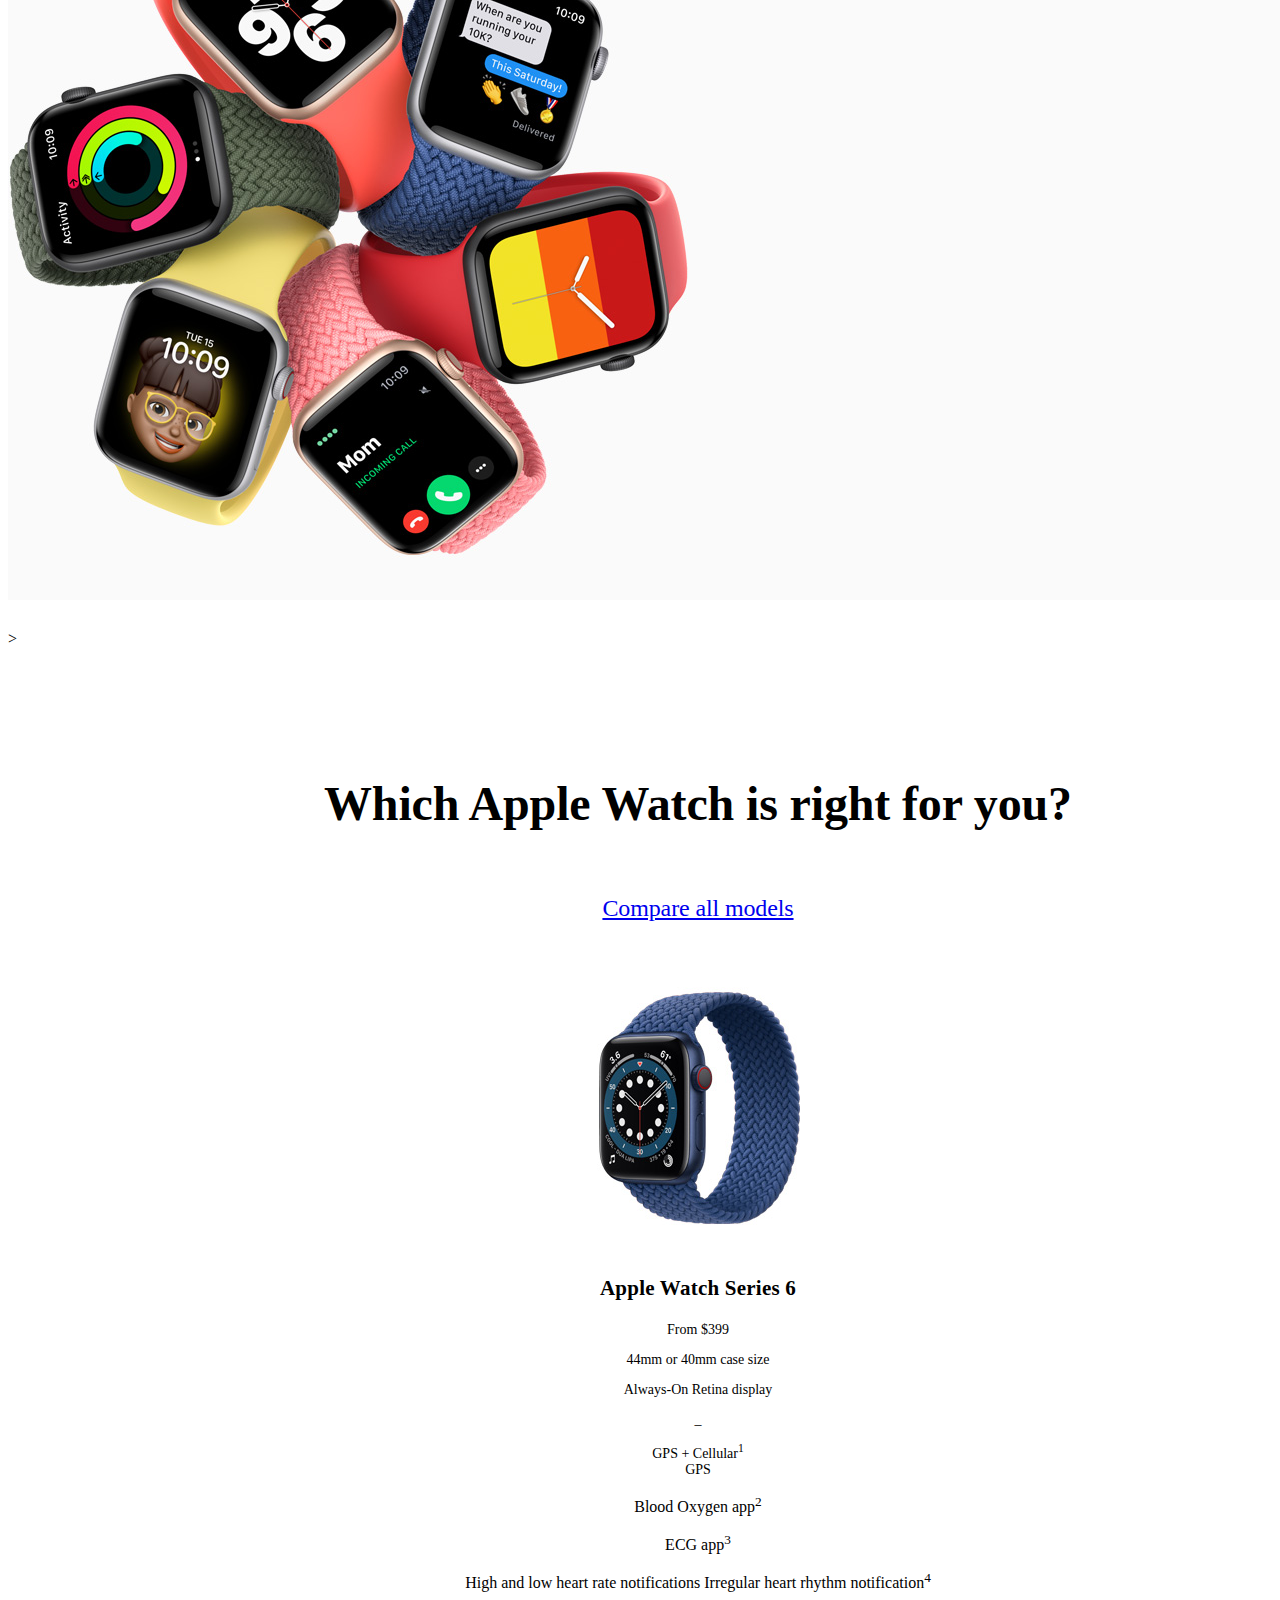
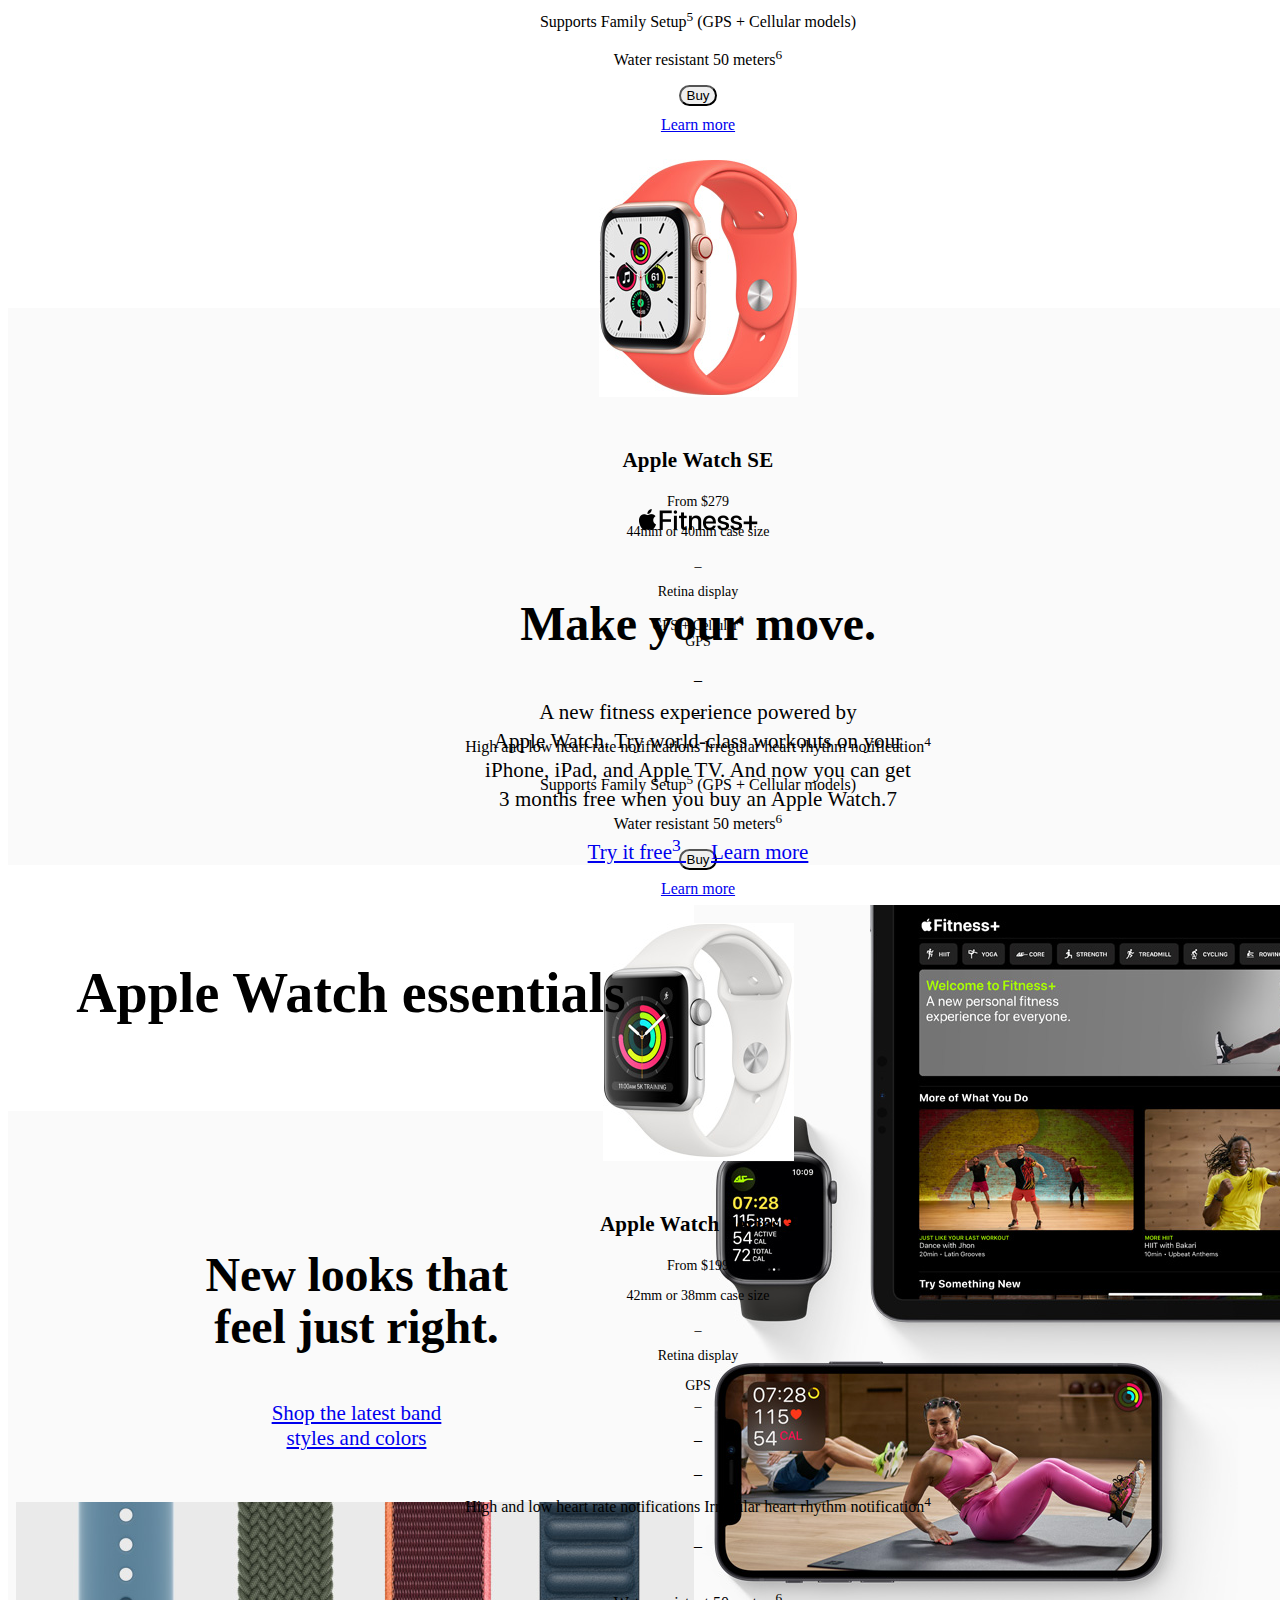
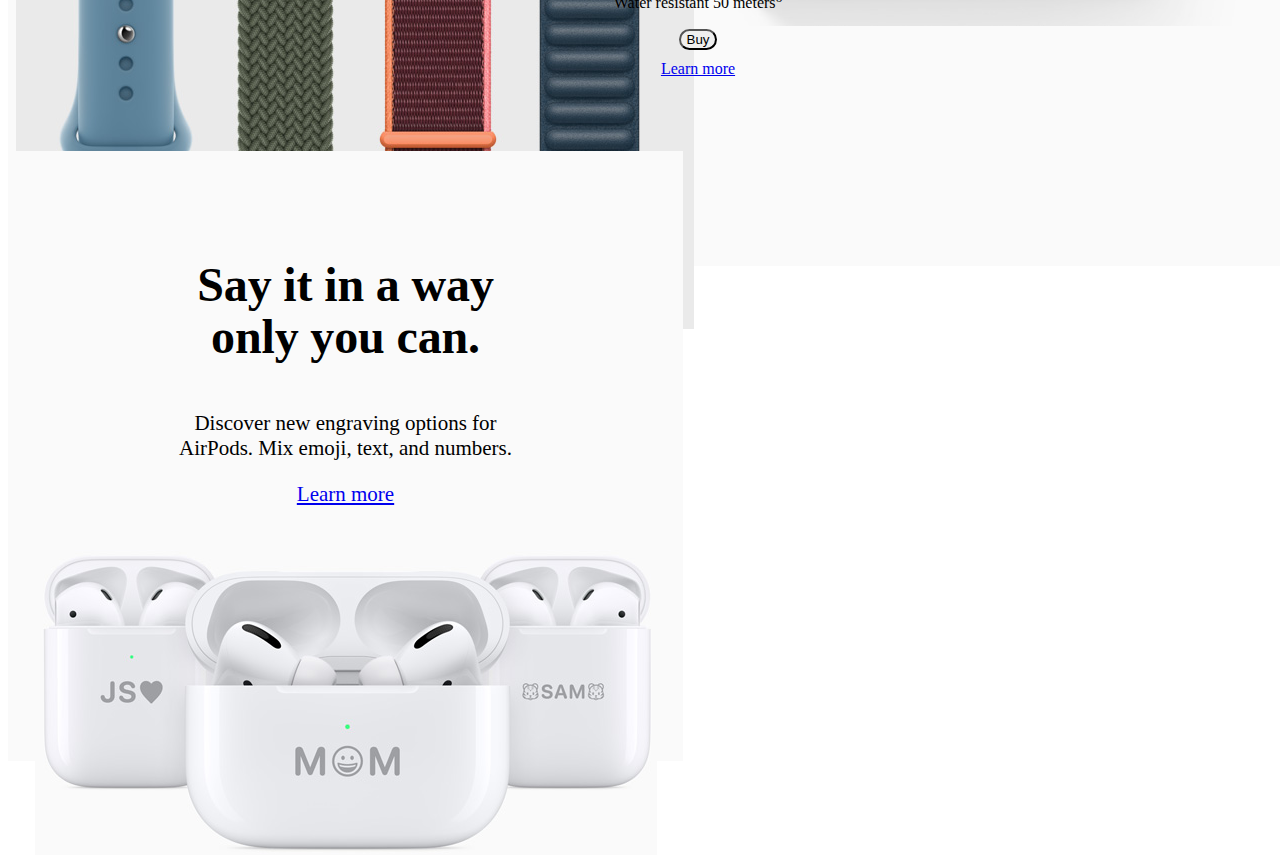
<file: watch.html>
﻿<html>
<head>
    <meta charset="utf-8" />
    <meta name="viewport" content="width=device-width, initial-scale=1.0, shrink-to-fit-no" />
    <title>Watch</title>
    <link rel="stylesheet" href="https://cdn.jsdelivr.net/npm/bootstrap@4.5.3/dist/css/bootstrap.min.css" integrity="sha384-TX8t27EcRE3e/ihU7zmQxVncDAy5uIKz4rEkgIXeMed4M0jlfIDPvg6uqKI2xXr2" crossorigin="anonymous">
    <link rel="stylesheet" href="https://pro.fontawesome.com/releases/v5.10.0/css/all.css" integrity="sha384-AYmEC3Yw5cVb3ZcuHtOA93w35dYTsvhLPVnYs9eStHfGJvOvKxVfELGroGkvsg+p" crossorigin="anonymous" />
    <link rel="stylesheet" type="text/css" href="../css/style.css">
</head>
<body>
    <nav class="navbar navbar-dark navbar-expand-md fixed-top bg-dark">
        <div class="container">
            <button class="navbar-toggler" data-target="#navcol-1" data-toggle="collapse">
                <span class="sr-only">Toggle navigation</span>
                <span class="navbar-toggler-icon"></span>
            </button>
            <div id="navcol-1" class="collapse navbar-collapse">
                <ul class="nav navbar-nav flex-grow-1 justify-content-between">
                    <li class="nav-item">
                        <a class="nav-link" href="index.html">
                            <i class="fab fa-apple macOS"></i>
                        </a>
                    </li>
                    <li class="nav-item">
                        <a class="nav-link" href="mac.html">Mac</a>
                    </li>
                    <li class="nav-item">
                        <a class="nav-link" href="ipad.html">iPad</a>
                    </li>
                    <li class="nav-item">
                        <a class="nav-link" href="iphone.html">iPhone</a>
                    </li>
                    <li class="nav-item">
                        <a class="nav-link" href="watch.html">Watch</a>
                    </li>
                    <li class="nav-item">
                        <a class="nav-link" href="#">Support</a>
                    </li>
                    <li class="nav-item">
                        <a class="nav-link" href="#">
                            <i class="fa fa-search search"></i>
                        </a>
                    </li>
                    <li class="nav-item">
                        <a class="nav-link" href="#">
                            <i class="fa fa-shopping-bag shoppingBag"></i>
                        </a>
                    </li>
                    <li class="nav-item">
                        <a class="nav-link" href="login.html">Log In</a>
                    </li>
                    <li class="nav-item">
                        <a class="nav-link" href="signup.html">Sign Up</a>
                    </li>
                </ul>
            </div>
        </div>
    </nav>
    <div class="introShopOnline">
        Get 3% Daily Cash back with Apple Card. And pay for your new Apple Watch over 24 months, interest‑free when you choose Apple Card Monthly Installments.*
        <a class="i-learnMore" href="#">
            Learn more
            <i class="fa fa-angle-right"></i>
        </a>
    </div>
    <div style="width: 1380px; margin-left: auto; margin-right: auto; margin-top: 30px; margin-bottom: 30px">
        <div class="row" style="background-color: black">
            <div class="col-md-6" style="display: block; margin-left: auto; margin-right: auto">
                <img style="float:right; padding-top: 40px; padding-bottom: 40px;" src="images/imgWatch/w_watchs6.jpg" />
            </div>
            <div class="col-md-6">
                <div class="titleS6" style=" padding-top: 200px;">
                    <img src="images/imgWatch/w_logowatchs6.png" />
                    <p>
                        The future of health
                        <br />is on your wrist.
                    </p>
                    <p class="v">
                        From $399
                    </p>
                    <div class="i-links">
                        <button type="button" style="margin-right:20px" class="btn btn-primary">Buy</button>
                        <a class="learnMore" href="#">
                            Learn more
                            <i class="fa fa-angle-right"></i>
                        </a>
                    </div>
                </div>
            </div>
        </div>
    </div>
    <div style="width: 1380px; margin-left: auto; margin-right: auto; margin-bottom: 30px">
        <div class="row" style="background-color: #fafafa">
            <div class="col-md-6">
                <div class="titleSe" style=" padding-top: 200px;">
                    <img src="images/imgWatch/w_watchse.png" />
                    <p style="color: black">
                        Heavy on features.
                        <br />Light on price.
                    </p>
                    <p class="v" style="color: black">
                        From $279
                    </p>
                    <div class="i-links">
                        <button type="button" style="margin-right:20px" class="btn btn-primary">Buy</button>
                        <a class="learnMore" href="#">
                            Learn more
                            <i class="fa fa-angle-right"></i>
                        </a>
                    </div>
                </div>
            </div>
            <div class="col-md-6" style="display: block; margin-left: auto; margin-right: auto">
                <img style="padding-top: 40px; padding-bottom: 40px;" src="images/imgWatch/w_watchse.jpg" />
            </div>
        </div>
    </div>>
    <div style="background-color: white; margin:30px auto; padding-top:0px; height: 1200px">
        <section class="productsForYou1" style="background-color: white; height: 1170px; width: 1380px; padding-top: 1px;">
            <div class="container-fluid">
                <h2 style="padding-bottom: 25px;line-height: 1.08365; font-weight: 600; letter-spacing: -.003em;">
                    Which Apple Watch is right for you?
                </h2>
                <a class="compare" href="#">
                    Compare all models
                    <i class="fa fa-angle-right"></i>
                </a>
                <div class="row" style="margin-left: auto; margin-right: auto; width:980px; padding-top: 40px;">
                    <div class="col-md-4">
                        <div class="cb">
                            <img class="m-imgMacBookAirNo1" style="padding-bottom: 30px" src="images/imgWatch/w_s6no1.jpg" />
                            <h3 style="font-size: 21px; line-height: 1.19048; font-weight: 600; letter-spacing: .011em;">Apple Watch Series 6</h3>
                            <p style="font-size: 14px">
                                From $399
                            </p>
                            <p style="font-size: 14px">
                                44mm or 40mm case size
                            </p>
                            <p style="font-size: 14px">
                                Always-On Retina display
                            </p>
                            <p style="font-size: 14px">
                                _
                            </p>
                            <p style="font-size: 14px">
                                GPS + Cellular<sup>1</sup>
                                <br />GPS
                            </p>
                            <p>
                                Blood Oxygen app<sup>2</sup>
                            </p>
                            <p>
                                ECG app<sup>3</sup>
                            </p>
                            <p>
                                High and low heart rate notifications
                                Irregular heart rhythm notification<sup>4</sup>
                            </p>
                            <p>
                                Supports Family Setup<sup>5</sup>
                                (GPS + Cellular models)
                            </p>
                            <p>
                                Water resistant 50 meters<sup>6</sup>
                            </p>
                            <button type="button" class="btn btn-primary">Buy</button>
                            <div class="i-links">
                                <a class="learnMore" href="#">
                                    Learn more
                                    <i class="fa fa-angle-right"></i>
                                </a>
                            </div>
                        </div>
                    </div>
                    <div class="col-md-4">
                        <div class="cb">
                            <img class="m-imgMacBookAirNo1" style="padding-bottom: 30px" src="images/imgWatch/w_seno2.jpg" />
                            <h3 style="font-size: 21px; line-height: 1.19048; font-weight: 600; letter-spacing: .011em;">Apple Watch SE</h3>
                            <p style="font-size: 14px">
                                From $279
                            </p>
                            <p style="font-size: 14px">
                                44mm or 40mm case size
                            </p>
                            <p style="font-size: 14px">
                                _
                            </p>
                            <p style="font-size: 14px">
                                Retina display
                            </p>
                            <p style="font-size: 14px">
                                GPS + Cellular<sup>1</sup>
                                <br />GPS
                            </p>
                            <p>
                                _
                            </p>
                            <p>
                                _
                            </p>
                            <p>
                                High and low heart rate notifications
                                Irregular heart rhythm notification<sup>4</sup>
                            </p>
                            <p>
                                Supports Family Setup<sup>5</sup>
                                (GPS + Cellular models)
                            </p>
                            <p>
                                Water resistant 50 meters<sup>6</sup>
                            </p>
                            <button type="button" class="btn btn-primary">Buy</button>
                            <div class="i-links">
                                <a class="learnMore" href="#">
                                    Learn more
                                    <i class="fa fa-angle-right"></i>
                                </a>
                            </div>
                        </div>
                    </div>
                    <div class="col-md-4">
                        <div class="cb">
                            <img class="m-imgMacBookAirNo1" style="padding-bottom: 30px" src="images/imgWatch/w_s3no3.jpg" />
                            <h3 style="font-size: 21px; line-height: 1.19048; font-weight: 600; letter-spacing: .011em;">Apple Watch Series 3</h3>
                            <p style="font-size: 14px">
                                From $199
                            </p>
                            <p style="font-size: 14px">
                                42mm or 38mm case size
                            </p>
                            <p style="font-size: 14px">
                                _
                            </p>
                            <p style="font-size: 14px">
                                Retina display
                            </p>
                            <p style="font-size: 14px">
                                GPS
                                <br />_
                            </p>
                            <p>
                                _
                            </p>
                            <p>
                                _
                            </p>
                            <p>
                                High and low heart rate notifications
                                Irregular heart rhythm notification<sup>4</sup>
                            </p>
                            <p style="padding-bottom: 24px;">
                                _
                            </p>
                            <p>
                                Water resistant 50 meters<sup>6</sup>
                            </p>
                            <button type="button" class="btn btn-primary">Buy</button>
                            <div class="i-links">
                                <a class="learnMore" href="#">
                                    Learn more
                                    <i class="fa fa-angle-right"></i>
                                </a>
                            </div>
                        </div>
                    </div>
                </div>
            </div>
        </section>
    </div>
    <div style="width: 1380px; margin-left: auto; margin-right: auto; margin-top: 30px; margin-bottom: 30px">
        <div class="row" style="background-color: #fafafa">
            <div class="col-md-6">
                <div class="titleS6" style=" padding-top: 200px;; text-align: center">
                    <img style="display:block; margin-left: auto; margin-right: auto" src="images/imgWatch/w_logofitnessplus.png" />
                    <br />
                    <p style="color: black; font-size: 48px; line-height: 1.08349;font-weight: 600;letter-spacing: -.003em;">
                        Make your move.
                    </p>
                    <p style="color: black; font-size: 21px; line-height: 1.381; font-weight: 400; letter-spacing: .0045em;">
                        A new fitness experience powered by
                        <br />Apple Watch. Try world-class workouts on your
                        <br />iPhone, iPad, and Apple TV. And now you can get
                        <br />3 months free when you buy an Apple Watch.7
                    </p>
                    <div class="links" style="color: #06c; font-size: 21px">
                        <a class="tryItFree" style="margin-right: 25px;" href="#">
                            Try it free<sup>3</sup>
                            <i class="fa fa-angle-right"></i>
                        </a>
                        <a href="#">
                            Learn more
                            <i class="fa fa-angle-right"></i>
                        </a>
                    </div>
                </div>
            </div>
            <div class="col-md-6" style="display: block; margin-left: auto; margin-right: auto">
                <img style="float:right; padding-top: 40px; padding-bottom: 40px;" src="images/imgWatch/w_fitnessplus.jpg" />
            </div>
        </div>
    </div>
    <section class="iPadEssentials" style="margin-top: 0px;">
        <h2 style="padding-bottom :40px;">
            Apple Watch essentials
        </h2>
        <div class="container-fluid">
            <div class="row" style="background-color: #fafafa; height: 755px">
                <div class="col-md-6" style="padding-top: 30px">
                    <div style="width:675px; height:610px; float: right; background-color: #fafafa">
                        <div class="titleAccessories">
                            <h3>
                                New looks that
                                <br />feel just right.
                            </h3>
                            <div class="links" style="padding-bottom: 51px;">
                                <a class="learnMore" href="#">
                                    Shop the latest band
                                    <br />styles and colors
                                    <i class="fa fa-angle-right"></i>
                                </a>
                            </div>
                        </div>
                        <img style="float:right" src="images/imgWatch/w_bands.jpg" />
                    </div>
                </div>
                <div class="col-md-6" style="padding-top: 30px">
                    <div style="width:675px; height:610px; float: left; background-color: #fafafa">
                        <div class="titleOptionAirPods">
                            <h3>
                                Say it in a way
                                <br />only you can.
                            </h3>
                            <p>
                                Discover new engraving options for
                                <br />AirPods. Mix emoji, text, and numbers.
                            </p>
                            <div class="links" style="padding-bottom: 43px;">
                                <a class="learnMore" href="#">
                                    Learn more
                                    <i class="fa fa-angle-right"></i>
                                </a>
                            </div>
                        </div>
                        <img style="display: block; margin-left: auto; margin-right: auto; " src="images/imgWatch/w_airpods.jpg" />
                    </div>
                </div>
            </div>
        </div>
    </section>
    <!-- <footer class="foot">
        <div class="content">
            <section class="detail">
                <ul>
                    <li>
                        1. Wireless service plan required for cellular service. Contact your service provider for more details. International roaming is not supported. Check apple.com/watch/cellular for participating wireless carriers and eligibility. See support.apple.com/en-us/HT207578 for additional setup instructions.
                    </li>
                    <li>
                        2. Blood Oxygen app measurements are not intended for medical use, including self-diagnosis or consultation with a doctor, and are only designed for general fitness and wellness purposes.
                    </li>
                    <li>
                        3. The ECG app is available on Apple Watch Series 4 and later (not including Apple Watch SE) with the latest version of iOS and watchOS. See apple.com/watch for compatibility details. ECG is not intended for use by people under 22 years old. With the ECG app, Apple Watch is capable of generating an ECG similar to a single-lead electrocardiogram.
                    </li>
                    <li>
                        4. Irregular rhythm notification requires the latest version of watchOS and iOS. It is not intended for use by people under 22 years old or those who have been previously diagnosed with atrial fibrillation (Afib).
                    </li>
                    <li>
                        5. Not all features will be available if the Apple Watch is set up through Family Setup. Wireless service plan required for cellular service. Contact your service provider for more details. Check apple.com/watch/cellular for participating wireless carriers and eligibility.
                    </li>
                    <li>
                        6. Apple Watch Series 6, Apple Watch SE, and Apple Watch Series 3 have a water resistance rating of 50 meters under ISO standard 22810:2010. This means that they may be used for shallow-water activities like swimming in a pool or ocean. However, they should not be used for scuba diving, waterskiing, or other activities involving high-velocity water or submersion below shallow depth.
                    </li>
                    <li>
                        Apple Watch Series 6, Apple Watch SE, and Apple Watch Series 3 require an iPhone 6s or later with iOS 14 or later.
                    </li>
                    <li>
                        Features are subject to change. Some features, applications, and services may not be available in all regions or all languages. View complete list.
                    </li>
                </ul>
            </section>
            <div class="rowFooter">
                <div class="column">
                    <h3>Shop and Learn</h3>
                    <ul>
                        <li>
                            <a href="mac.html">Mac</a>
                        </li>
                        <li>
                            <a href="ipad.html">iPad</a>
                        </li>
                        <li>
                            <a href="iphone.html">iPhone</a>
                        </li>
                        <li>
                            <a href="watch.html">Watch</a>
                        </li>
                        <li>
                            <a href="#">TV</a>
                        </li>
                        <li>
                            <a href="#">Music</a>
                        </li>
                        <li>
                            <a href="#">AirPods</a>
                        </li>
                        <li>
                            <a href="#">HomePod</a>
                        </li>
                        <li>
                            <a href="#">iPod touch</a>
                        </li>
                        <li>
                            <a href="#">Accessories</a>
                        </li>
                        <li>
                            <a href="#">Gifts Cards</a>
                        </li>
                    </ul>
                </div>
                <div class="column">
                    <h3>Services</h3>
                    <ul>
                        <li>
                            <a href="#">Apple Music</a>
                        </li>
                        <li>
                            <a href="#">Apple TV+</a>
                        </li>
                        <li>
                            <a href="watch.html">Apple Fitness+</a>
                        </li>
                        <li>
                            <a href="#">Apple News+</a>
                        </li>
                        <li>
                            <a href="#">Apple Arcade</a>
                        </li>
                        <li>
                            <a href="#">iCloud</a>
                        </li>
                        <li>
                            <a href="#">Apple One</a>
                        </li>
                        <li>
                            <a href="#">Apple Card</a>
                        </li>
                        <li>
                            <a href="#">Apple Books</a>
                        </li>
                        <li>
                            <a href="#">App Store</a>
                        </li>
                    </ul>
                    <h3>Account</h3>
                    <ul>
                        <li>
                            <a href="#">Manage Your Apple ID</a>
                        </li>
                        <li>
                            <a href="#">Apple Store Account</a>
                        </li>
                        <li>
                            <a href="#">iCloud.com</a>
                        </li>
                    </ul>
                </div>
                <div class="column">
                    <h3>Apple Store</h3>
                    <ul>
                        <li>
                            <a href="#">Find a Store</a>
                        </li>
                        <li>
                            <a href="#">Shop Online</a>
                        </li>
                        <li>
                            <a href="#">Genius Bar</a>
                        </li>
                        <li>
                            <a href="#">Today at Apple</a>
                        </li>
                        <li>
                            <a href="#">Apple Camp</a>
                        </li>
                        <li>
                            <a href="#">Apple Store App</a>
                        </li>
                        <li>
                            <a href="#">Refurbished and Clearance</a>
                        </li>
                        <li>
                            <a href="#">Financing</a>
                        </li>
                        <li>
                            <a href="#">Apple Trade In</a>
                        </li>
                        <li>
                            <a href="#">Order Status</a>
                        </li>
                        <li>
                            <a href="#">Shopping Help</a>
                        </li>
                    </ul>
                </div>
                <div class="column">
                    <h3>For Business</h3>
                    <ul>
                        <li>
                            <a href="#">Apple and Business</a>
                        </li>
                        <li>
                            <a href="#">Shop for Business</a>
                        </li>
                    </ul>
                    <h3>For Education</h3>
                    <ul>
                        <li>
                            <a href="#">Apple and Education</a>
                        </li>
                        <li>
                            <a href="#">Shop for K-12</a>
                        </li>
                        <li>
                            <a href="#">Shop for College</a>
                        </li>
                    </ul>
                    <h3>For Healthcare</h3>
                    <ul>
                        <li>
                            <a href="#">Apple in Healthcare</a>
                        </li>
                        <li>
                            <a href="#">Health on Apple Watch</a>
                        </li>
                        <li>
                            <a href="#">Health Records on iPhone</a>
                        </li>
                    </ul>
                    <h3>For Government</h3>
                    <ul>
                        <li>
                            <a href="#">Shop for Government</a>
                        </li>
                        <li>
                            <a href="#">Shop for Veterans and Military</a>
                        </li>
                    </ul>
                </div>
                <div class="column">
                    <h3>Apple Values</h3>
                    <ul>
                        <li>
                            <a href="#">Accessibility</a>
                        </li>
                        <li>
                            <a href="#">Education</a>
                        </li>
                        <li>
                            <a href="#">Environment</a>
                        </li>
                        <li>
                            <a href="#">Inclusion and Diversity</a>
                        </li>
                        <li>
                            <a href="#">Privacy</a>
                        </li>
                        <li>
                            <a href="#">Supplier Responsibility</a>
                        </li>
                    </ul>
                    <h3>About Apple</h3>
                    <ul>
                        <li>
                            <a href="#">Newsroom</a>
                        </li>
                        <li>
                            <a href="#">Apple Leadership</a>
                        </li>
                        <li>
                            <a href="#">Job Opportunities</a>
                        </li>
                        <li>
                            <a href="#">Investors</a>
                        </li>
                        <li>
                            <a href="#">Events</a>
                        </li>
                        <li>
                            <a href="#">Contact Apple</a>
                        </li>
                    </ul>
                </div>
            </div>
            <section class="footer">
                <div class="footerShop">
                    More ways to shop: <a href="#">Find an Apple Store</a> or <a href="#">other retailer</a> near you. Or call 1-800-MY-APPLE.
                </div>
                <div class="footerLegal">
                    <div class="footerLocale">
                        <a href="#">United States</a>
                    </div>
                    <div class="footerLegalCopyright">
                        Copyright © 2020 Apple Inc. All rights reserved.
                    </div>
                    <div class="footerLegalLinks">
                        <a href="#">Privacy Policy</a>
                        <a href="#">Terms of Use</a>
                        <a href="#">Sales and Refunds</a>
                        <a href="#">Legal</a>
                        <a href="#">Site Map</a>
                    </div>
                </div>
            </section>
        </div>
    </footer> -->
</body>
</html>
</file>
<file: css/style.css>
﻿.navbar.navbar-dark.navbar-expand-md.fixed-top.bg-dark {
    background-color: #000!important;
    opacity: 1;
    padding: 11px;
}
.container {
    margin: 0 auto;
    max-width: 980px;
}
.nav navbar-nav flex-grow-1 justify-content-between {
    margin: 0px -10px;
}
.navbar-dark .navbar-nav .nav-link {
    color: #fff;
    font-size: 14px;
    padding: 0 10px;
}
.navbar-dark .navbar-nav .nav-link .macOS, .navbar-dark .navbar-nav .nav-link .search, .navbar-dark .navbar-nav .nav-link .shoppingBag {
    font-size: 19px;
    line-height: 100%;
    color: #fff;
}
.macOS {
    color: white;
}
body {
    padding-top: 40px;
    width: 100%;
}
/* Shop Online */
.introShopOnline {
    width: 100%;
    font-size: 14px;
    padding: 12px 0;
    margin-left: 0;
    margin-right: 0;
    text-align: center;
    background-color: #F5F5F7;
}
.iPhone12 {
    text-align: center;
}
.iPhone12Pro {
    padding-top: 12px;
    text-align: center;
}
.iPhone12 h2, .iPhone12Pro h2, .Fitnessplus h2 {
    font-size: 56px;
    letter-spacing: -.005em;
}
.iPhone12 .links, .iPhone12Pro .links, .Fitnessplus .links {
    font-size: 21px;
}
.iPhone12 .learnMore, .iPhone12Pro .learnMore , .Fitnessplus .tryItFree, .iPadAir .learnMore, .appleWatch .learnMore, .appleOne .learnMore {
    margin-right: 28px;
}
.iPhone12, .iPhone12Pro, .gifts, .iPadAir, .appleWatch, .appleOne, .appleCard, .appleTVPlus {
    position: relative;
}
.iPhone12 .titleIphone12, .iPhone12Pro .titleIphone12Pro, .titleGifts, .titleIPadAir, .titleAppleWatch, .titleAppleOne, .titleCard, .titleTVPlus {
    padding-top: 20px;
    position: absolute;
    left: 0;
    right: 0;
    text-align: center;
}
.iPhone12 .imgIphone12 {
    background-color: #FBFBFD;
}
.iPhone12Pro .imgIphone12Pro {
    background-color: #000000;
}
.titleContent {
    color: #707070;
}
.titleIphone12Pro {
    color: white;
}
.rs1 {
    line-height: 12px;
}
.Fitnessplus {
    padding-top: 40px;
    text-align: center;
    background-color: #FBFBFD;
}
.titleFitnessPlus {
    padding-bottom: 25px;
}
.Fitnessplus .macOSLogo {
    color: black;
}
.gifts .links, .iPadAir .links, .appleWatch .links, .appleOne .links, .appleCard .links {
    font-size: 17px;
}
.gifts, .iPadAir {
    height: 534px;
    padding-top: 40px;
    margin: 10px 0px 10px -10px;
    text-align: center;
}
.gifts h4, .iPadAir h4 {
    font-size: 40px;
}
.gifts, .iPadAir {
    background-color: #FBFBFD;
}
.appleWatch, .appleOne {
    height: 534px;
    margin: 0px 0px 10px -10px;
    padding-top: 40px;
    text-align: center;
}
.appleWatch {
    background-color: black;
}
.appleWatch h5 {
    color: white;
}
.appleOne {
    background-color: #FBFBFD;
}
.gifts img, .iPadAir img,  appleOne .services, .appleCard .card {
        height: 493px;
        width: 577px; 
}
.appleWatch .aws6, .appleOne .services {
    padding-top: 152px;
}
.appleCard, .appleTVPlus {
    height: 545px;
    margin: 0px 0px 10px -10px;
    text-align: center;
}
.appleCard {
    background-color: #FBFBFD;
}
.titleCard {
    color: black;
}
.card {
    text-align:center;
}
.titleCard {
    color: black;
}
.tvplus {
    height: 100%;
    width: 100%;
}
.imgCard {
    height: 100%;
    width: 100%;
}
.footerImg {
    position: relative;
    top: 245px;
    color: white;
}
.footerImg .links a {
    color: white;
}
/* Foot */
.detail {
    width: 980px;
    height: 361.8px;
    border-bottom: 1px solid #d2d2d7;
    font-size: 12px;
    padding: 17px 0 11px;
    color: #86868b;
}
.detail ul li {
    list-style-type: none;
    padding-bottom: 0.8em;
}
.detail ul {
    padding: 0;
    list-style-type: none;
}
.content {
    width: 1024px;
    height: 886.8px;
    padding: 0 22px;
    margin-left: auto;
    margin-right: auto;
}
/* nguyen phan cuôi web iphone */
.foot, .footiPhone, .footMac {
    background-color: white;
    font-size: 12px;
}
/*  */
.rowFooter, .footiPhone .rowFooter, .footMac .rowFooter {
    width: 1000px;
    height: 412px;
}
.rowFooter ul {
    list-style-type: none;
    padding: 0px;
    margin: 0px 0px 20px 0px;
}
.column {
    float: left;
    width: 20%;
    height: 300px;
    padding: 11px 0px 0px;
}
.column h3 {
    margin: 0px 20px 9.6px 0px;
    font-size: 12px;
    font-weight: 600;
}
.column ul li a, .footerLegalLinks a, .footerLocale a{
    color: #515154;
}
.column ul li {
    margin-bottom: .8em;
}
.footer {
    width: 900px;
    height: 90px;
    padding: 30px 0px 20px;
    color: #86868b;
}
.footerShop {
    margin-bottom: 7px;
    padding-bottom: 8px;
    border-bottom: 1px solid #d2d2d7;
}
.footerLegal {
    position: relative;
    top: -3px;
    z-index: 1;
}
.footerLegalCopyright {
    margin-right: 30px;
    float: left;
    margin-top: 5px;
}
.footerLegalLinks {
    position: relative;
    top: 5px;
    z-index: 1;
    display: inline-block;
}
.footerLegalLinks a {
    border-right: 1px solid #d2d2d7;
    margin-right: 7px;
    padding-right: 10px;
    margin-top: 5px;
}
.footerLegalLinks a:last-child {
    border: none;
    margin: 0;
    padding: 0;
}
.footerLocale a:first-child {
    border-left: none;
    float: right;
    margin: 5px 30px 0px 0px;
}
/*iPhone*/
.i-iPhone12Pro, i-iPhone12 {
    position: relative;
}
.i-iPhone12Pro {
    height: 1072.6px;
    background-color: black;
}
.i-titleiPhone12Pro, .i-titleiPhone12, .productsForYou, .waysToBuy {
    padding-top: 120px;
    position: absolute;
    margin-left: auto;
    margin-right: auto;
    left: 0;
    right: 0;
    text-align: center;
}
.i-iPhone12Pro h2 {
    color: white;
    font-size: 24px;
    letter-spacing: -.005em;
}
.i-iPhone12Pro p {
    font-size: 48px;
    color: white;
}
.i-iPhone12Pro .p1 {
    font-size: 21px;
    color: white;
}
.i-imgiPhone12Pro {
    padding-top: 450px;
    float: right;
}
.btn {
    border-radius: 18px;
}
.i-links {
    padding-top: 10px;
}
.i-iPhone12 {
    background-color: #f2f2f2;
    height: 1200px;
    width: auto;
    font-weight: 400px;
    text-align: center;
}
.i-imgiPhone12 {
    padding-top: 500px;
    text-align: center;
}
.i-iPhone12 h2 {
    color: black;
    font-size: 24px;
    letter-spacing: -.005em;
}
.i-iPhone12 p, .productsForYou h2, .i-titleWTB .p2, .productsForYou1 h2 {
    font-size: 48px;
    color: black;
    font-weight: 600;
}
.i-iPhone12 .p1, .waysToBuy p{
    font-size: 21px;
    color: black;
}
.productsForYou {
    width: 1519.2px;
    height: 1182.04px;
    background-color: white;
}
.productsForYou .compare, .productsForYou1 .compare {
    font-size: 24px;
    letter-spacing: -.005em;
}
.productsForYou .row, .buyIphone{
    padding-top:50px;
}
.productsForYou .row ul, .productsForYou1 .row ul {
    padding: 0;
    list-style-type: none;
}
.productsForYou .row ul li {
    margin-top: 20px;
}
.productsForYou .row h3 {
    font-size: 24px;
}
.row .i-imgiPhoneSELogo {
    padding-bottom: 14.3px;
}
.waysToBuy {
    width: auto;
    height: 800px;
    background-color: white;
}
.waysToBuy h2 {
    font-size: 50px;
    font-weight: 350px;
    padding-bottom: 35px;
    padding: auto;
}
.i-titleWTB {
    margin-left: auto;
    margin-right: auto;
    width: 1200px;
    height: 500px;
    padding: auto;
    background-color: white;
}
.i-titleWTB h3 {
    font-size: 25px;
    font-weight: 600px;
}
.i-titleWTB .p2, .imgATandT, .imgTMobile, .imgVerizon {
    padding-bottom: 45px;
}
.BIP12 {
    margin-right: 175px;
}
.buyIphone a {
    font-size: 24px;
}
.footiPhone {
    padding-top: 1000px;
}
/*Mac*/
.introMac {
    height: 403.8px;
    padding-top: 88px;
    text-align: center;
    background-color: black;
}
.introMac h2 {
    background: radial-gradient(ellipse at center, #eff1ff 10%, #000 100%);
    font-size: 80px;
    background-size: 54% 156%;
    /* -webkit-background-clip: text; */
    -webkit-text-fill-color: transparent;
    font-family: "SF Pro Display","SF Pro Icons","Helvetica Neue","Helvetica","Arial",sans-serif;
    font-weight: 700;
}
.introMacbookAir, .introMacbookPro, .introMacbookMini {
    background-color: black;
    height: 566px;
    padding-top: 92px;
}
.m-titleMacBookAir {
    padding-left: 150px;
}
.m-titleMacBookAir .new, .m-titleMacBookPro .new, .m-titleMacBookMini .new {
    color: #F56300;
}
.m-titleMacBookAir h2, .m-titleMacBookPro h2, .m-titleMacBookMini h2 {
    font-size: 56px;
    color: white;
}
.m-titleMacBookAir .p1, .m-titleMacBookPro .p1, .m-titleMacBookMini .p1 {
    font-size: 28px;
    color: white;
}
.m-titleMacBookAir p, .m-titleMacBookPro p, .m-titleMacBookMini p {
    font-size: 17px;
    color: white;
}
.m-titleMacBookPro .p2 {
    font-size: 21px;
    color: white;
}
.imgNewMacbookPro {
    position: relative;
    top: 50px;
    left: 60px;
}
.m-titleMacBookPro {
    padding-right: 137px;
}
.m-titleMacBookMini {
    padding-left: 150px;
}
.productsForYou1 {
    background-color: #F2F2F2;
    padding-top: 24px;
    text-align: center;
    height: 845px;
    width: 1380px;
    margin: 30px auto;
}
.cb {
    padding-top: 25px;
}
.productsForYou1 h2 {
    padding-top: 60px;
}
.people {
    width: 1380px;
    text-align: center;
    margin: 25px auto;
}
.people .col-md-6 {
    padding: 0;
    width: 100%;
}
.m-imgEducation, m-imgHigherEducation {
    position: relative;
}
.MFE {
    position: absolute;
    z-index: 1;
    bottom: 219px;
    right: 90px;
}
.MFHE {
    position: absolute;
    z-index: 1;
    bottom: 219px;
    right: 62px;
}
.MFE h2, .MFHE h2, .m-titleMFB h2 {
    font-size: 48px;
    color: white;
}
.MFE p, .MFHE p, .m-titleMFB p {
    font-size: 21px;
    color: white;
}
.MFE a, .MFHE a, .m-titleMFB a {
    font-size: 21px;
}

.MFB {
    padding-top: 13.5px;
    margin-left: 0;
    margin-right: 0;
    height: 620px;
}
.m-titleMFB {
    position: relative;
    bottom: 400px;
}
.footMac {
    padding-top: 10px;
}
/*iPad*/
.iPadEssentials h2 {
    padding-top: 50px;
    font-size: 56px;
    text-align: center;
}
.titleApplePecil, .titleAccessories, .titleOptionAirPods {
    text-align: center;
    padding-top: 60px;
}
.titleApplePecil h3, .titleKeyBoards h3, .titleAccessories h3, .titleOptionAirPods h3 {
    font-size: 48px;
    line-height: 1.08349;
    font-weight: 600;
    letter-spacing: -.003em;
    text-align: center;
}
.titleApplePecil .links, .titleApplePecil p, .titleKeyBoards .links, .titleKeyBoards p, .titleAccessories .links, .titleAccessories p, .titleOptionAirPods .links, .titleOptionAirPods p {
    font-size: 21px;
}
.titleKeyBoards {
    text-align: center;
}
/*Watch*/
.titleS6 p, .titleSe p{
    font-size: 48px;
    color: white;
    font-weight: 600;
    line-height: 1.08365;
    letter-spacing: -.003em;
}
.titleS6 .v, .titleSe  .v{
    font-size: 21px;
    color: white;
}
.titleS6, .titleSe {
    text-align: center;
}
</file>
